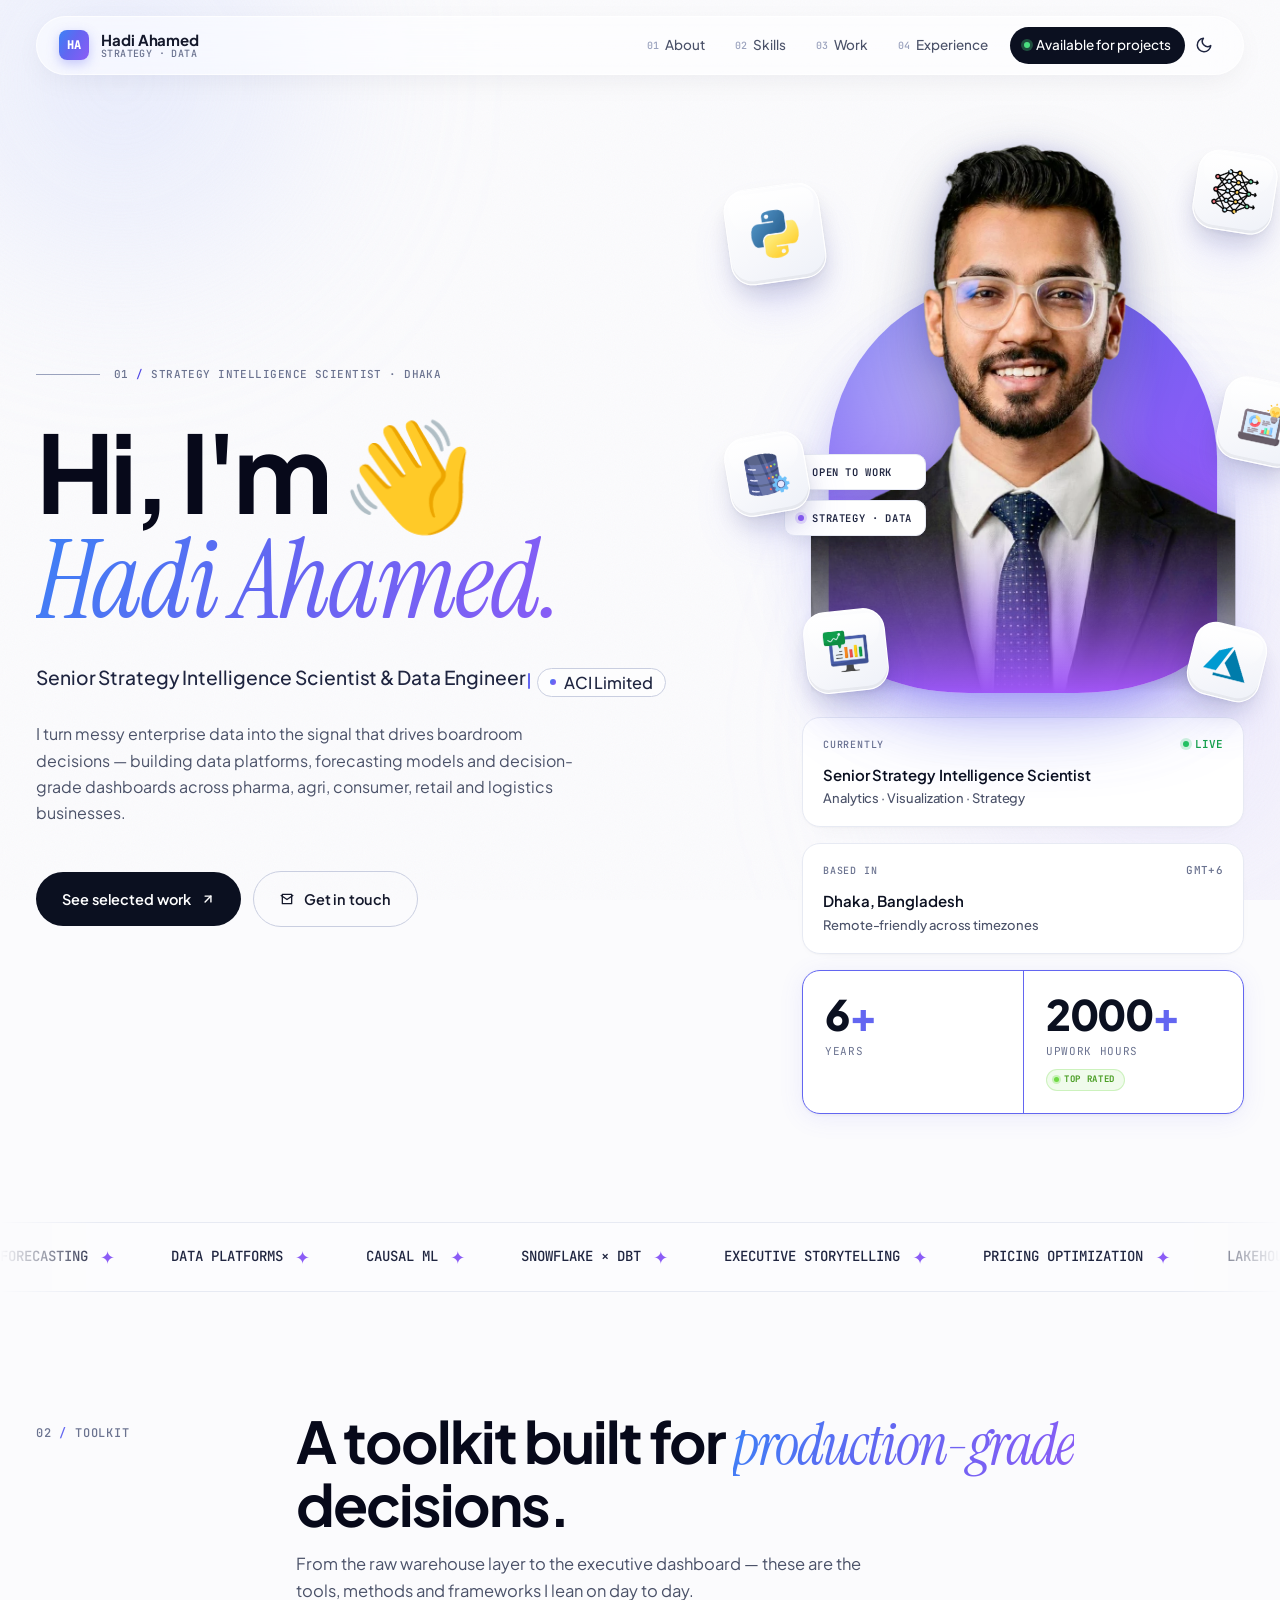
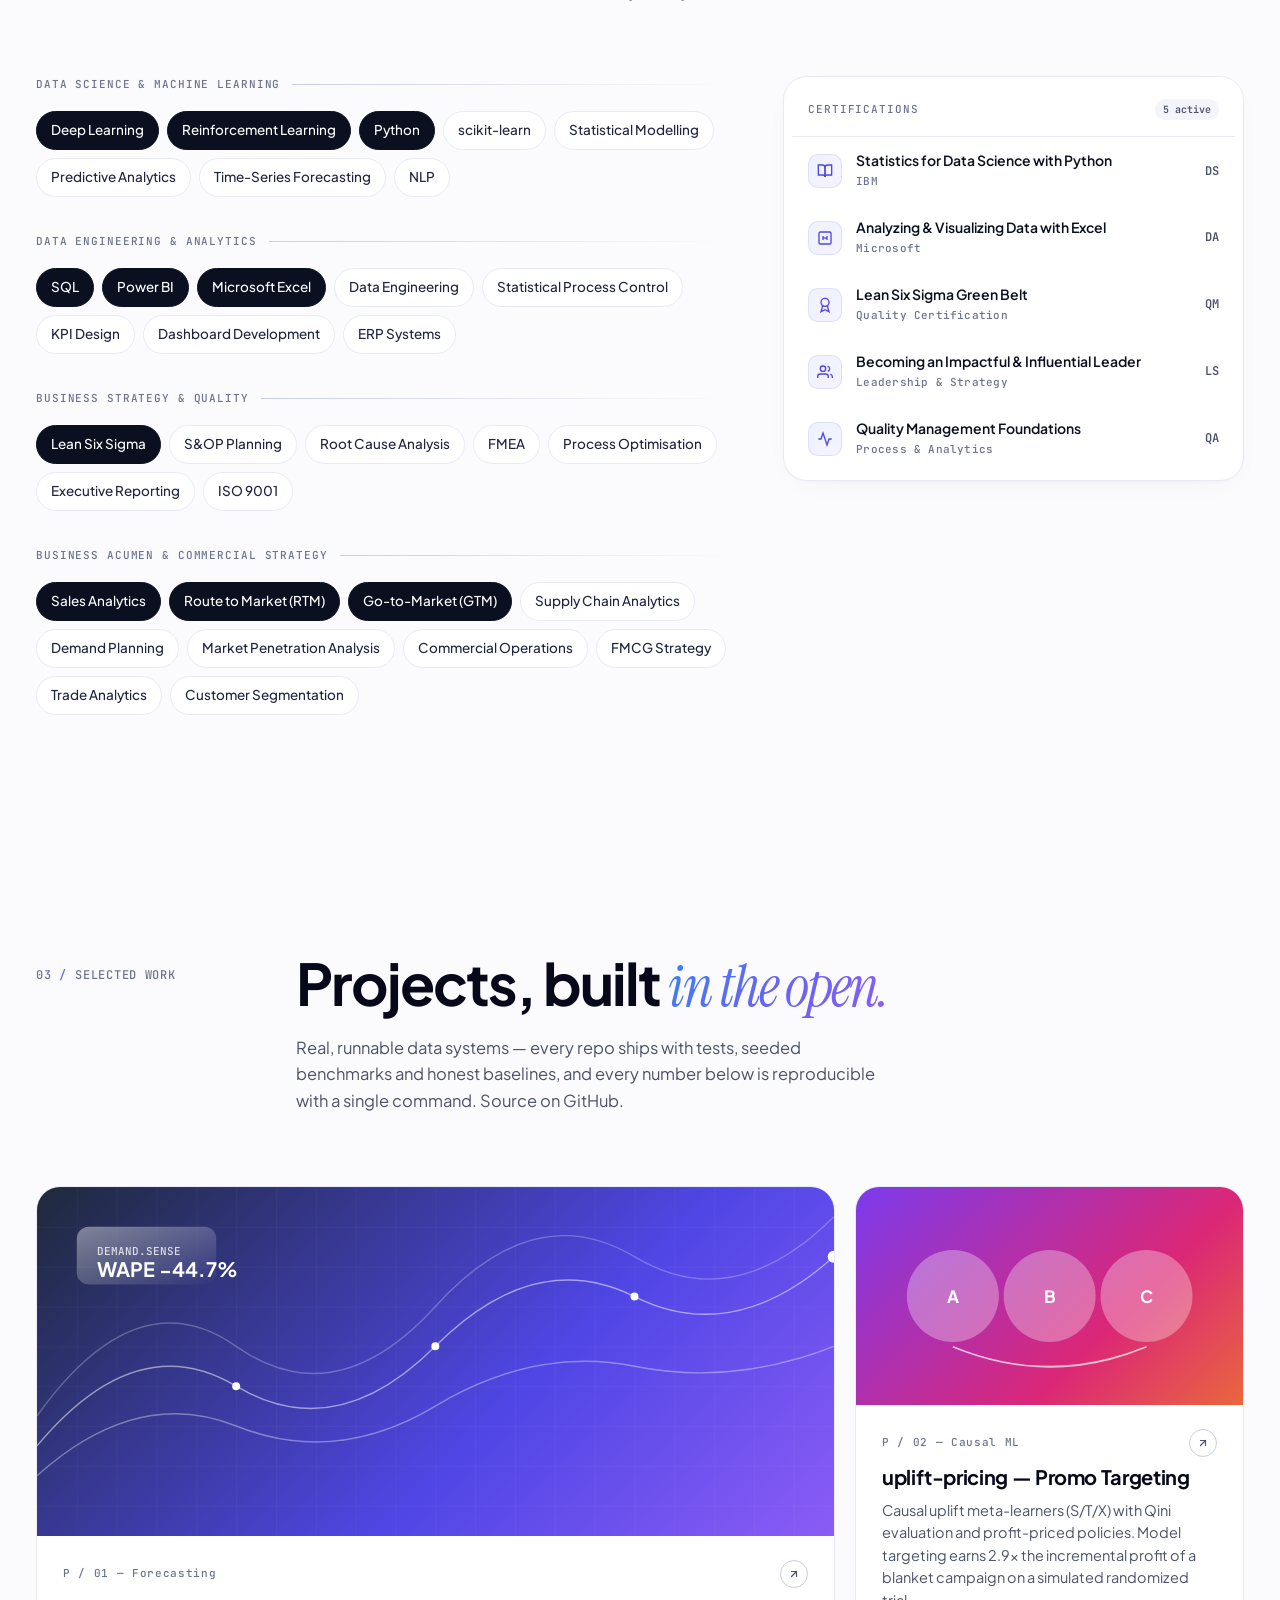
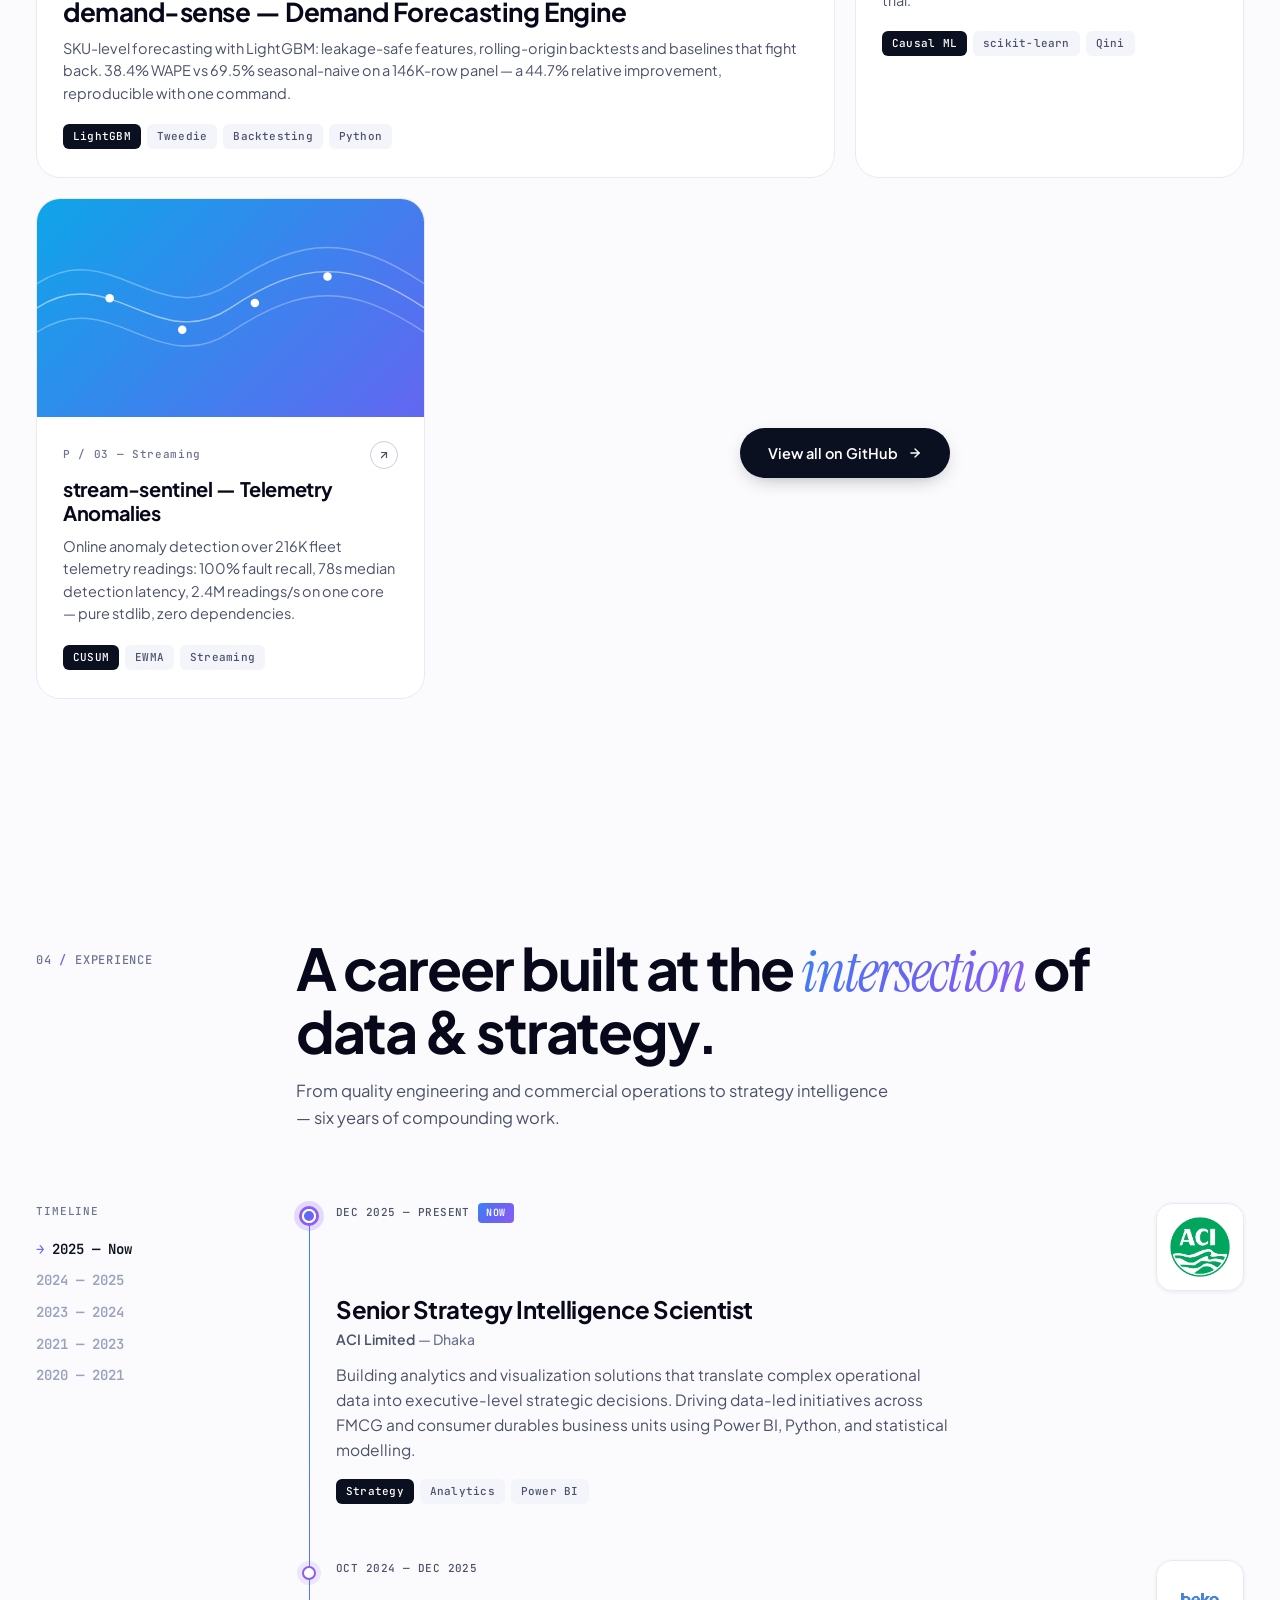
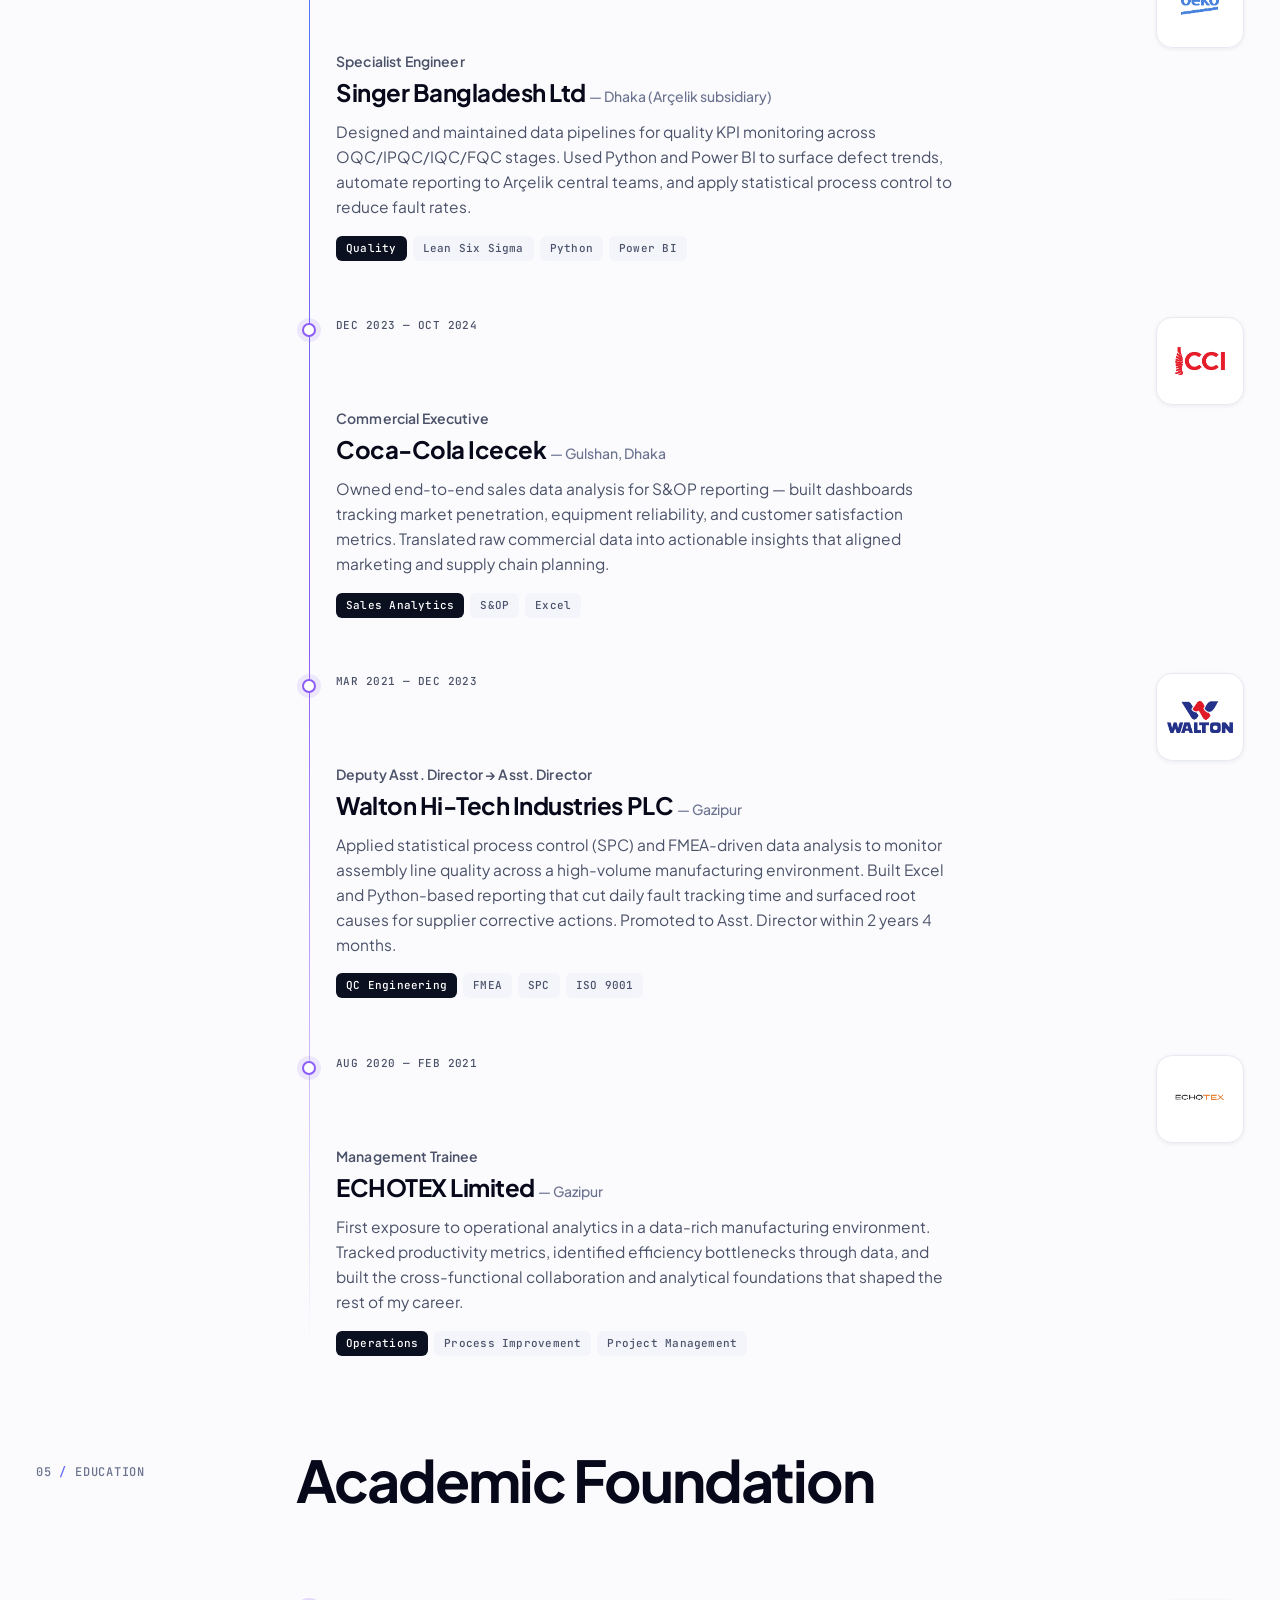
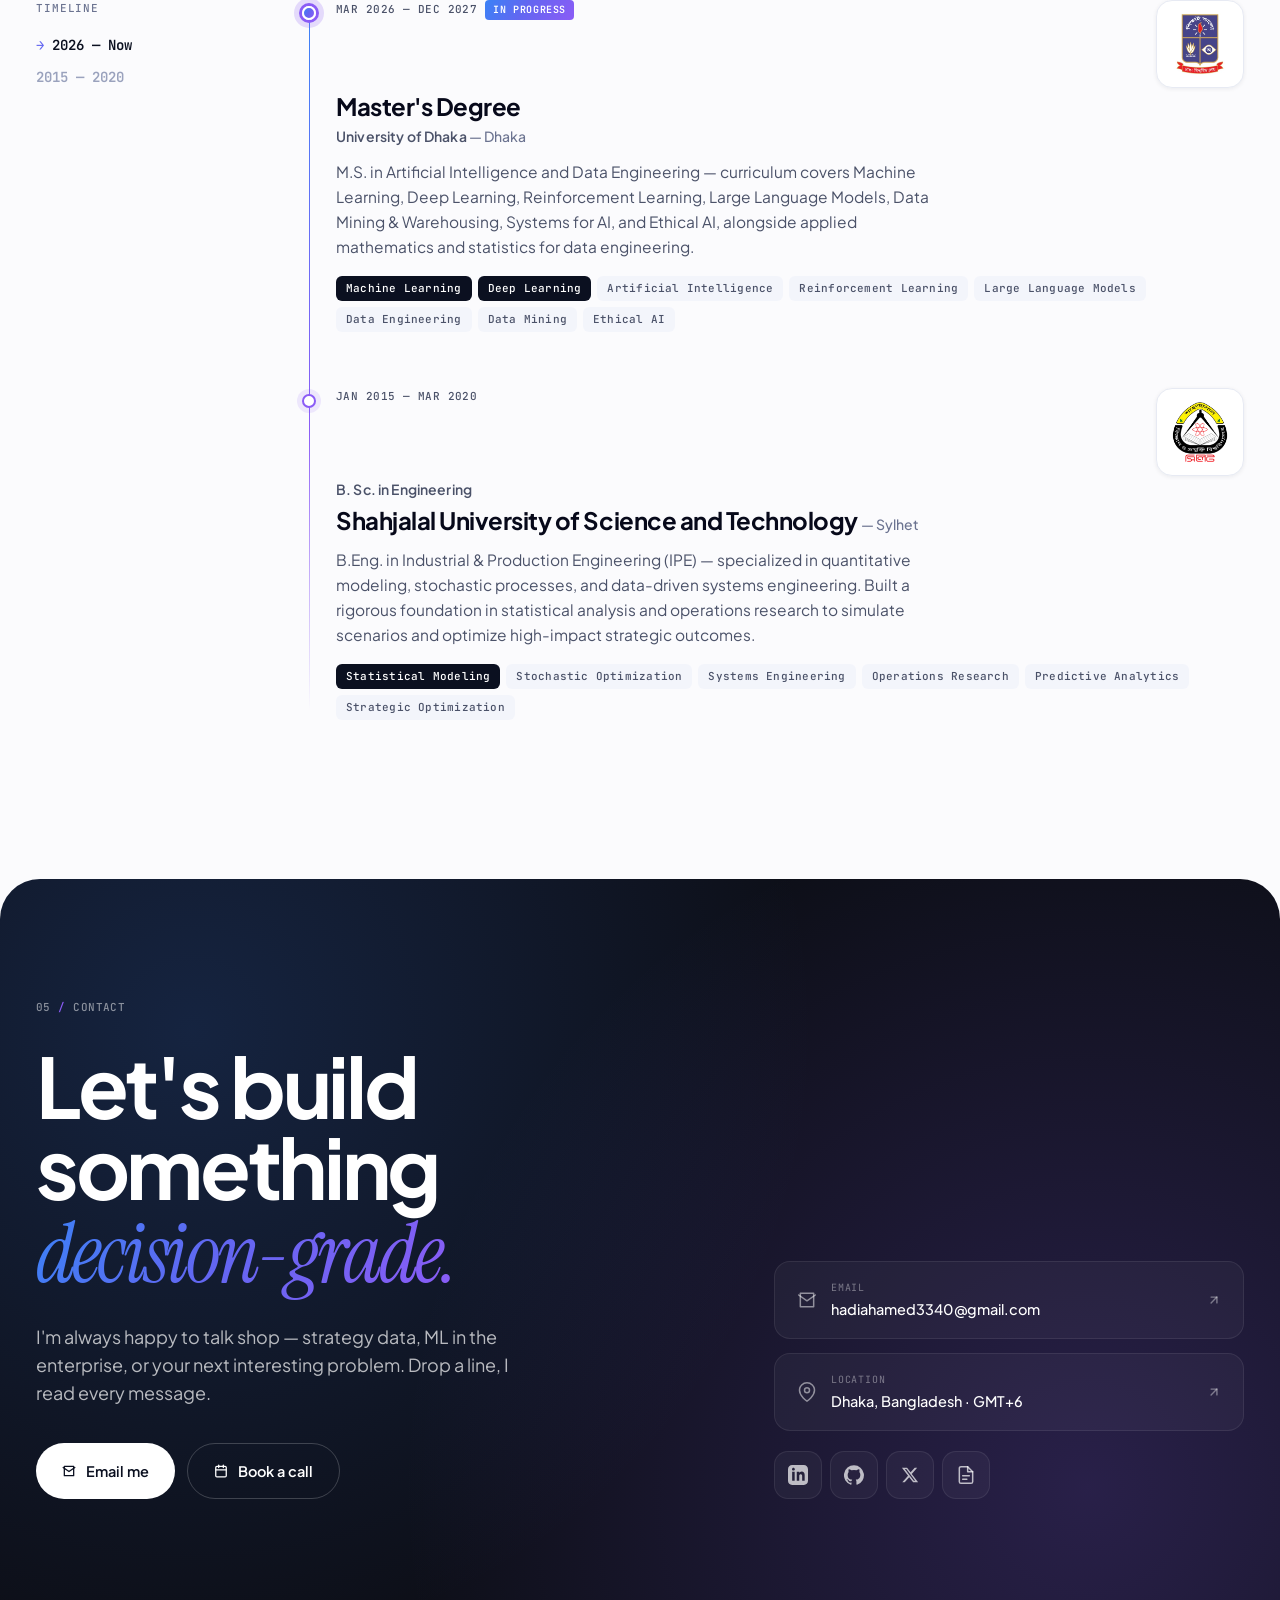
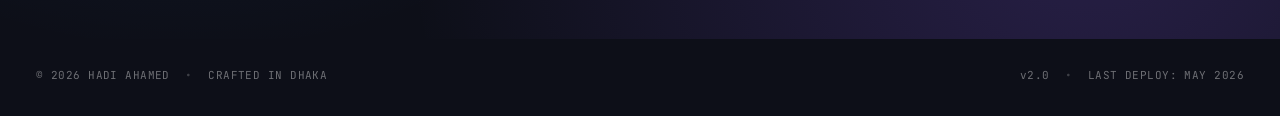
<file: index.html>
<!DOCTYPE html>
<html lang="en"><head>
<meta charset="utf-8">
<meta name="viewport" content="width=device-width,initial-scale=1">
<title>Hadi Ahamed — Strategy Intelligence &amp; Data Engineering</title>
<link rel="preconnect" href="https://fonts.googleapis.com">
<link rel="preconnect" href="https://fonts.gstatic.com" crossorigin="">
<link rel="stylesheet" href="https://fonts.googleapis.com/css2?family=Plus+Jakarta+Sans:wght@300;400;500;600;700;800&family=JetBrains+Mono:wght@400;500;600;700&family=Instrument+Serif:ital@0;1&display=swap">


<style>
  :root {
    --blue:    #3b82f6;
    --indigo:  #6366f1;
    --indigo-d:#4f46e5;
    --violet:  #8b5cf6;
    --violet-d:#7c3aed;
    --purple:  #a855f7;
    --grad: linear-gradient(120deg, #3b82f6 0%, #6366f1 45%, #8b5cf6 100%);
    --grad-r: linear-gradient(120deg, #8b5cf6 0%, #6366f1 45%, #3b82f6 100%);

    --ink-950: #07091a;
    --ink-900: #0b1020;
    --ink-800: #14182b;
    --ink-700: #1f2540;
    --ink-500: #4b5269;
    --ink-400: #6b7390;
    --ink-300: #9aa2bd;
    --ink-200: #c9cee0;
    --ink-100: #e7eaf3;
    --ink-50:  #f3f5fb;
    --paper:   #fbfbfd;
    --paper-2: #f6f6fa;
    --white:   #ffffff;

    --r-sm: 12px;
    --r-md: 18px;
    --r-lg: 24px;
    --r-xl: 32px;

    --mono: 'JetBrains Mono', ui-monospace, monospace;
    --sans: 'Plus Jakarta Sans', system-ui, -apple-system, sans-serif;
    --serif: 'Instrument Serif', 'Times New Roman', serif;
  }

  * { box-sizing: border-box; }
  html { scroll-behavior: smooth; }
  body {
    margin: 0;
    font-family: var(--sans);
    color: var(--ink-800);
    background: var(--paper);
    -webkit-font-smoothing: antialiased;
    text-rendering: optimizeLegibility;
    line-height: 1.55;
    overflow-x: hidden;
  }
  a { color: inherit; text-decoration: none; }
  button { font-family: inherit; cursor: pointer; }

  /* ---------- Grain + ambient backdrop ---------- */
  .grain {
    position: fixed; inset: 0; z-index: 0; pointer-events: none;
    opacity: 0.035;
    background-image: url("[data-uri]");
    mix-blend-mode: multiply;
  }
  .blobs { position: fixed; inset: 0; z-index: -1; overflow: hidden; pointer-events: none; }
  .blobs::before, .blobs::after {
    content: ""; position: absolute; border-radius: 50%;
    filter: blur(90px); opacity: 0.5;
  }
  .blobs::before {
    width: 560px; height: 560px;
    background: radial-gradient(circle, #c7d2fe 0%, transparent 65%);
    top: -200px; left: -160px;
  }
  .blobs::after {
    width: 700px; height: 700px;
    background: radial-gradient(circle, #ddd6fe 0%, transparent 65%);
    top: 380px; right: -240px;
  }

  .container {
    width: 100%;
    max-width: 1280px;
    margin: 0 auto;
    padding: 0 36px;
    position: relative;
  }

  /* Editorial monospace metadata caption */
  .meta {
    font-family: var(--mono);
    font-size: 11px;
    font-weight: 500;
    letter-spacing: 0.04em;
    text-transform: uppercase;
    color: var(--ink-400);
  }
  .meta .accent { color: var(--indigo-d); }

  /* ============ NAV ============ */
  .nav-wrap {
    position: sticky; top: 0; z-index: 50;
    padding: 16px 0;
  }
  .nav {
    display: flex; align-items: center; justify-content: space-between;
    padding: 10px 10px 10px 22px;
    background: rgba(255,255,255,0.55);
    backdrop-filter: blur(22px) saturate(1.6);
    -webkit-backdrop-filter: blur(22px) saturate(1.6);
    border: 1px solid rgba(255,255,255,0.7);
    box-shadow: 0 8px 32px -8px rgba(20, 24, 43, 0.08);
    border-radius: 999px;
  }
  .logo {
    display: inline-flex; align-items: center; gap: 12px;
    font-weight: 700; font-size: 15px; letter-spacing: -0.005em;
  }
  .logo-mark {
    width: 30px; height: 30px; border-radius: 8px;
    background: var(--grad);
    display: grid; place-items: center;
    color: white; font-weight: 800; font-size: 12px;
    box-shadow: 0 4px 12px rgba(99,102,241,0.35);
    font-family: var(--mono);
  }
  .logo-name { display: flex; flex-direction: column; line-height: 1.1; }
  .logo-name small { font-family: var(--mono); font-size: 10px; color: var(--ink-400); font-weight: 500; letter-spacing: 0.04em; text-transform: uppercase; }

  .nav-links { display: flex; align-items: center; gap: 2px; }
  .nav-links a {
    padding: 8px 14px; border-radius: 999px;
    font-size: 13.5px; font-weight: 500; color: var(--ink-500);
    transition: color .2s, background .2s;
    display: inline-flex; align-items: center; gap: 6px;
  }
  .nav-links a .num {
    font-family: var(--mono); font-size: 10px; color: var(--ink-300);
    font-weight: 500;
  }
  .nav-links a:hover { color: var(--ink-900); background: rgba(99,102,241,0.08); }
  .nav-links a:hover .num { color: var(--indigo); }
  .nav-cta {
    margin-left: 6px;
    padding: 10px 18px 10px 18px; border-radius: 999px;
    background: var(--ink-900); color: white !important;
    font-weight: 600; font-size: 13.5px;
    transition: transform .15s, box-shadow .2s;
    display: inline-flex; align-items: center; gap: 8px;
  }
  .nav-cta:hover { transform: translateY(-1px); background: var(--ink-900); }
  .nav-cta .pulse { width: 6px; height: 6px; border-radius: 50%; background: #4ade80; box-shadow: 0 0 0 3px rgba(74,222,128,0.3); }
  .nav-toggle { display: none; background: none; border: none; padding: 10px; color: var(--ink-700); margin-right: 4px; }

  /* ============ HERO ============ */
  .hero {
    padding: 80px 0 140px;
    position: relative;
  }
  .hero-grid {
    display: grid;
    grid-template-columns: 1.55fr 1fr;
    gap: 80px;
    align-items: center;
  }
  .hero-left { position: relative; }
  .hero-meta {
    display: flex; align-items: center; gap: 14px;
    margin-bottom: 36px;
  }
  .hero-meta .line {
    flex: 0 0 64px; height: 1px; background: var(--ink-300);
  }
  .hero h1 {
    font-size: clamp(56px, 8.4vw, 124px);
    line-height: 0.96;
    letter-spacing: -0.045em;
    font-weight: 700;
    margin: 0 0 32px;
    color: var(--ink-950);
  }
  .hero h1 .serif {
    font-family: var(--serif);
    font-weight: 400;
    font-style: italic;
    letter-spacing: -0.02em;
    background: var(--grad);
    -webkit-background-clip: text; background-clip: text;
    -webkit-text-fill-color: transparent;
    padding-right: 0.05em;
  }
  .hero h1 .wave {
    display: inline-block;
    transform-origin: 70% 70%;
    animation: wave 2.4s ease-in-out infinite;
  }
  @keyframes wave {
    0%, 60%, 100% { transform: rotate(0); }
    10% { transform: rotate(14deg); }
    20% { transform: rotate(-8deg); }
    30% { transform: rotate(14deg); }
    40% { transform: rotate(-4deg); }
    50% { transform: rotate(10deg); }
  }

  .hero-sub {
    font-size: clamp(18px, 1.5vw, 22px);
    font-weight: 500;
    color: var(--ink-700);
    margin: 0 0 24px;
    max-width: 720px;
    line-height: 1.45;
    letter-spacing: -0.005em;
  }
  .hero-sub .at-co {
    display: inline-flex; align-items: center; gap: 8px;
    padding: 2px 12px;
    border: 1px solid var(--ink-200);
    border-radius: 999px;
    font-size: 0.85em;
    background: rgba(255,255,255,0.6);
    margin-left: 4px;
  }
  .hero-sub .at-co .dot { width: 6px; height: 6px; border-radius: 50%; background: var(--grad); }

  .hero-summary {
    font-size: 16px; color: var(--ink-500);
    max-width: 540px; margin: 0 0 44px;
    line-height: 1.65;
  }
  .cta-row { display: flex; gap: 12px; flex-wrap: wrap; align-items: center; }
  .btn {
    display: inline-flex; align-items: center; gap: 10px;
    padding: 16px 26px; border-radius: 999px;
    font-weight: 600; font-size: 14.5px;
    border: none; transition: transform .15s, box-shadow .2s, background .2s, color .2s, border-color .2s;
    letter-spacing: -0.005em;
  }
  .btn-primary {
    background: var(--ink-900); color: white;
    position: relative; overflow: hidden;
  }
  .btn-primary::before {
    content: ""; position: absolute; inset: 0;
    background: var(--grad);
    opacity: 0; transition: opacity .25s;
  }
  .btn-primary > * { position: relative; }
  .btn-primary:hover { transform: translateY(-2px); }
  .btn-primary:hover::before { opacity: 1; }
  .btn-outline {
    background: transparent;
    color: var(--ink-800);
    border: 1px solid var(--ink-200);
  }
  .btn-outline:hover { border-color: var(--ink-900); color: var(--ink-900); background: white; }
  .btn .arrow { transition: transform .15s; }
  .btn:hover .arrow { transform: translate(2px, -2px); }

  /* Hero right column — stacked editorial cards */
  .hero-right {
    display: flex; flex-direction: column; gap: 16px;
    padding-bottom: 8px;
  }
  .info-card {
    background: white;
    border: 1px solid var(--ink-100);
    border-radius: var(--r-md);
    padding: 18px 20px;
    box-shadow: 0 1px 2px rgba(20,24,43,0.03), 0 8px 24px -16px rgba(20,24,43,0.08);
    transition: transform .25s, box-shadow .25s;
  }
  .info-card:hover {
    transform: translateY(-2px);
    box-shadow: 0 1px 2px rgba(20,24,43,0.04), 0 16px 36px -20px rgba(99,102,241,0.3);
  }
  .info-card .top {
    display: flex; align-items: center; justify-content: space-between;
    margin-bottom: 10px;
  }
  .info-card .label { font-family: var(--mono); font-size: 10px; letter-spacing: 0.08em; text-transform: uppercase; color: var(--ink-400); font-weight: 500; }
  .info-card .body { font-size: 15px; font-weight: 600; color: var(--ink-900); letter-spacing: -0.005em; }
  .info-card .body .sub { font-size: 13px; color: var(--ink-500); font-weight: 500; margin-top: 2px; }
  .info-card .live { display: inline-flex; align-items: center; gap: 6px; font-size: 11px; color: #16a34a; font-weight: 600; font-family: var(--mono); }
  .info-card .live::before { content: ""; width: 6px; height: 6px; border-radius: 50%; background: #22c55e; box-shadow: 0 0 0 3px rgba(34,197,94,0.2); }

  .stat-row {
    display: grid; grid-template-columns: 1fr 1fr;
    gap: 0;
    background: white;
    border: 1.5px solid var(--indigo);
    border-radius: var(--r-md);
    overflow: hidden;
    box-shadow: 0 4px 24px rgba(99,102,241,0.10), 0 1px 4px rgba(0,0,0,0.06);
  }
  .stat-cell { padding: 22px 22px; }
  .stat-cell + .stat-cell { border-left: 1.5px solid var(--indigo); }
  .stat-cell .num {
    font-size: 42px; font-weight: 800; letter-spacing: -0.035em;
    color: var(--ink-900); line-height: 1;
  }
  .stat-cell .num .pct { color: var(--indigo); }
  .stat-cell .lbl {
    font-family: var(--mono); font-size: 11px; letter-spacing: 0.06em;
    text-transform: uppercase; color: var(--ink-400);
    margin-top: 8px;
  }
  .upwork-badge {
    display: inline-flex; align-items: center; gap: 5px;
    margin-top: 9px;
    padding: 3px 9px 3px 7px;
    border-radius: 999px;
    background: rgba(111,218,68,0.1);
    border: 1px solid rgba(111,218,68,0.28);
    font-family: var(--mono); font-size: 9px; font-weight: 700;
    letter-spacing: 0.07em; text-transform: uppercase;
    color: #4a9e24;
  }
  html.dark-mode .upwork-badge {
    background: rgba(111,218,68,0.13);
    border-color: rgba(111,218,68,0.35);
    color: #6fda44;
  }
  .upwork-badge .up-dot {
    width: 5px; height: 5px; border-radius: 50%;
    background: #6fda44;
    box-shadow: 0 0 0 2px rgba(111,218,68,0.3);
    flex-shrink: 0;
    animation: upwork-pulse 2s ease-in-out infinite;
  }
  @keyframes upwork-pulse {
    0%, 100% { box-shadow: 0 0 0 2px rgba(111,218,68,0.3); }
    50%       { box-shadow: 0 0 0 4px rgba(111,218,68,0.15); }
  }

  /* ============ Marquee ============ */
  .marquee-strip {
    margin-top: -40px;
    padding: 20px 0;
    border-top: 1px solid var(--ink-100);
    border-bottom: 1px solid var(--ink-100);
    background: rgba(255,255,255,0.4);
    overflow: hidden;
    -webkit-mask-image: linear-gradient(90deg, transparent, black 8%, black 92%, transparent);
            mask-image: linear-gradient(90deg, transparent, black 8%, black 92%, transparent);
  }
  .marquee-track {
    display: flex; gap: 56px;
    animation: marquee 50s linear infinite;
    width: max-content;
  }
  .marquee-track:hover { animation-play-state: paused; }
  .marquee-item {
    display: inline-flex; align-items: center; gap: 12px;
    font-family: var(--mono);
    font-size: 14px;
    color: var(--ink-700);
    font-weight: 500;
    white-space: nowrap;
  }
  .marquee-item .star {
    color: var(--violet); font-family: var(--sans); font-size: 18px; font-weight: 400;
  }
  @keyframes marquee {
    from { transform: translateX(0); }
    to   { transform: translateX(-50%); }
  }

  /* ============ Section scaffolding ============ */
  section { padding: 120px 0; position: relative; }
  .section-head {
    display: grid; grid-template-columns: 200px 1fr;
    gap: 60px;
    margin-bottom: 72px;
    align-items: start;
  }
  .section-num {
    font-family: var(--mono); font-size: 12px;
    color: var(--ink-400); font-weight: 500;
    letter-spacing: 0.06em; text-transform: uppercase;
    padding-top: 12px;
  }
  .section-num .slash { color: var(--indigo); margin: 0 8px; }
  .section-head h2 {
    font-size: clamp(36px, 4.5vw, 60px);
    font-weight: 700; letter-spacing: -0.035em;
    margin: 0 0 18px;
    color: var(--ink-950);
    line-height: 1.02;
    max-width: 820px;
  }
  .section-head h2 .serif {
    font-family: var(--serif);
    font-weight: 400; font-style: italic;
    background: var(--grad);
    -webkit-background-clip: text; background-clip: text;
    -webkit-text-fill-color: transparent;
  }
  .section-head p {
    font-size: 16.5px; color: var(--ink-500); margin: 0;
    line-height: 1.6; max-width: 600px;
  }

  /* ============ Skills ============ */
  .skills-layout {
    display: grid;
    grid-template-columns: 1.5fr 1fr;
    gap: 56px;
    align-items: start;
  }
  .skills-group { margin-bottom: 36px; }
  .skills-group:last-child { margin-bottom: 0; }
  .skills-group h4 {
    font-family: var(--mono);
    font-size: 11px; font-weight: 500; color: var(--ink-400);
    text-transform: uppercase; letter-spacing: 0.08em;
    margin: 0 0 18px;
    display: flex; align-items: center; gap: 12px;
  }
  .skills-group h4::after {
    content: ""; flex: 1; height: 1px;
    background: linear-gradient(90deg, var(--ink-200), transparent);
  }
  .pills { display: flex; flex-wrap: wrap; gap: 8px; }
  .pill {
    display: inline-flex; align-items: center; gap: 7px;
    padding: 8px 14px; border-radius: 999px;
    background: white;
    border: 1px solid var(--ink-100);
    font-size: 13.5px; font-weight: 500;
    color: var(--ink-700);
    transition: all .2s;
    cursor: default;
  }
  .pill:hover {
    border-color: var(--ink-900);
    color: var(--ink-900);
    background: white;
    transform: translateY(-1px);
  }
  .pill.featured {
    background: var(--ink-900); color: white; border-color: var(--ink-900);
  }
  .pill.featured:hover { background: var(--ink-950); }

  .certs {
    background: white;
    border: 1px solid var(--ink-100);
    border-radius: var(--r-lg);
    padding: 8px;
    box-shadow: 0 1px 2px rgba(20,24,43,0.03), 0 8px 32px -16px rgba(20,24,43,0.08);
  }
  .certs-head {
    display: flex; align-items: center; justify-content: space-between;
    padding: 14px 16px 16px;
    border-bottom: 1px solid var(--ink-100);
  }
  .certs-head h4 {
    font-family: var(--mono);
    font-size: 11px; font-weight: 500; color: var(--ink-400);
    text-transform: uppercase; letter-spacing: 0.08em;
    margin: 0;
  }
  .certs-head .badge {
    font-family: var(--mono); font-size: 10px;
    padding: 3px 8px; border-radius: 999px;
    background: var(--ink-50); color: var(--ink-500);
    font-weight: 600;
  }
  .cert-list { list-style: none; padding: 0; margin: 0; }
  .cert-list li {
    display: grid;
    grid-template-columns: auto 1fr auto;
    gap: 14px; align-items: center;
    padding: 14px 16px;
    border-radius: 12px;
    transition: background .2s;
  }
  .cert-list li:hover { background: var(--ink-50); }
  .cert-icon {
    width: 34px; height: 34px;
    border-radius: 10px;
    background: linear-gradient(135deg, #eef2ff, #f5f3ff);
    border: 1px solid rgba(99,102,241,0.15);
    display: grid; place-items: center;
    color: var(--indigo-d);
  }
  .cert-title { font-size: 14px; font-weight: 600; color: var(--ink-900); line-height: 1.35; }
  .cert-meta {
    font-family: var(--mono);
    font-size: 11px; color: var(--ink-400); font-weight: 500;
    margin-top: 3px;
    letter-spacing: 0.02em;
  }
  .cert-year {
    font-family: var(--mono);
    font-size: 12px; color: var(--ink-500);
    font-weight: 600;
  }

  /* ============ Projects (bento) ============ */
  .bento {
    display: grid;
    grid-template-columns: repeat(6, 1fr);
    gap: 20px;
  }
  .card {
    grid-column: span 2;
    background: white;
    border: 1px solid var(--ink-100);
    border-radius: var(--r-lg);
    overflow: hidden;
    transition: transform .3s cubic-bezier(.2,.7,.2,1), box-shadow .3s, border-color .25s;
    display: flex; flex-direction: column;
    position: relative;
    isolation: isolate;
  }
  .card::before {
    content: ""; position: absolute; inset: -1px;
    border-radius: inherit;
    padding: 1px;
    background: var(--grad);
    -webkit-mask: linear-gradient(white,white) content-box, linear-gradient(white,white);
            mask: linear-gradient(white,white) content-box, linear-gradient(white,white);
    -webkit-mask-composite: xor; mask-composite: exclude;
    opacity: 0; transition: opacity .3s;
    z-index: -1;
  }
  .card:hover {
    transform: translateY(-6px);
    box-shadow: 0 24px 60px -20px rgba(99, 102, 241, 0.28), 0 12px 28px -12px rgba(139, 92, 246, 0.18);
    border-color: transparent;
  }
  .card:hover::before { opacity: 1; }

  .card.wide { grid-column: span 4; }
  .card.tall { grid-column: span 2; }
  a.card { color: inherit; text-decoration: none; }

  .view-all-wrap {
    grid-column: span 4;
    display: flex; justify-content: center; align-items: center;
    margin-top: 8px;
    min-height: unset;
  }
  .view-all-btn { align-self: center; }
  .view-all-btn {
    display: inline-flex; align-items: center; gap: 10px;
    padding: 14px 28px;
    border-radius: 999px;
    background: var(--ink-900); color: white;
    font-weight: 600; font-size: 14.5px;
    transition: transform .2s, box-shadow .2s, background .2s;
    box-shadow: 0 6px 20px -8px rgba(11,16,32,0.4);
  }
  .view-all-btn:hover {
    transform: translateY(-2px);
    background: var(--indigo-d);
    box-shadow: 0 10px 28px -10px rgba(99,102,241,0.5);
  }

  .card-image { aspect-ratio: 16 / 9; position: relative; overflow: hidden; }
  .card.wide .card-image { aspect-ratio: 16 / 7; }

  .card-body { padding: 24px 26px 28px; }
  .card-num {
    font-family: var(--mono);
    font-size: 11px; color: var(--ink-400); font-weight: 500;
    letter-spacing: 0.06em;
    margin-bottom: 8px;
    display: flex; align-items: center; justify-content: space-between;
  }
  .card-num .arrow-ext {
    width: 28px; height: 28px;
    border-radius: 50%;
    border: 1px solid var(--ink-200);
    display: grid; place-items: center;
    color: var(--ink-500);
    transition: all .25s;
  }
  .card:hover .arrow-ext {
    background: var(--ink-900); border-color: var(--ink-900); color: white;
    transform: rotate(-45deg);
  }
  .card h3 {
    font-size: 20px; font-weight: 700; letter-spacing: -0.018em;
    margin: 0 0 10px; color: var(--ink-950);
    line-height: 1.2;
  }
  .card.wide h3 { font-size: 26px; }
  .card p {
    font-size: 14.5px; color: var(--ink-500);
    margin: 0 0 20px; line-height: 1.55;
  }
  .chips { display: flex; flex-wrap: wrap; gap: 6px; }
  .chip {
    font-family: var(--mono);
    font-size: 11px; font-weight: 500;
    padding: 4px 10px; border-radius: 6px;
    background: var(--ink-50);
    color: var(--ink-500);
    letter-spacing: 0.02em;
  }
  .chip.accent {
    background: var(--ink-900);
    color: white;
  }

  /* Abstract project art */
  .art { width: 100%; height: 100%; position: relative; overflow: hidden; }
  .art svg { width: 100%; height: 100%; display: block; }
  .art-1 { background: linear-gradient(135deg, #4f46e5 0%, #7c3aed 100%); }
  .art-2 { background: linear-gradient(135deg, #3b82f6 0%, #6366f1 100%); }
  .art-3 { background: linear-gradient(135deg, #6366f1 0%, #a855f7 100%); }
  .art-4 { background: linear-gradient(135deg, #1e293b 0%, #4f46e5 60%, #8b5cf6 100%); }
  .art-5 { background: linear-gradient(135deg, #7c3aed 0%, #db2777 65%, #f59e0b 130%); }
  .art-6 { background: linear-gradient(135deg, #0ea5e9 0%, #6366f1 100%); }

  /* ============ Timeline ============ */
  .timeline {
    display: grid;
    grid-template-columns: 200px 1fr;
    gap: 60px;
  }
  .timeline-left {
    position: sticky; top: 120px;
    align-self: start;
    font-family: var(--mono);
  }
  .timeline-left .label {
    font-size: 11px; color: var(--ink-400); font-weight: 500;
    letter-spacing: 0.08em; text-transform: uppercase;
    margin-bottom: 18px;
  }
  .timeline-left .years {
    display: flex; flex-direction: column; gap: 10px;
  }
  .timeline-left .year-pin {
    font-size: 14px; color: var(--ink-300); font-weight: 600;
    transition: color .25s;
    cursor: pointer;
  }
  .timeline-left .year-pin.active { color: var(--ink-900); }
  .timeline-left .year-pin.active::before {
    content: "→ "; color: var(--indigo);
  }

  .timeline-track { position: relative; padding-left: 40px; }
  .timeline-track::before {
    content: ""; position: absolute;
    left: 13px; top: 8px; bottom: 8px;
    width: 1px;
    background: linear-gradient(180deg, var(--blue) 0%, var(--violet) 60%, transparent 100%);
  }
  .tl-item {
    position: relative;
    padding-bottom: 56px;
  }
  .tl-item:last-child { padding-bottom: 0; }
  .tl-dot {
    position: absolute; left: -34px; top: 6px;
    width: 14px; height: 14px;
    border-radius: 50%;
    background: white;
    border: 2.5px solid var(--violet);
    box-shadow: 0 0 0 5px rgba(139,92,246,0.12);
  }
  .tl-item:first-child .tl-dot {
    background: var(--grad);
    border-color: white;
    box-shadow: 0 0 0 3px var(--violet), 0 0 0 8px rgba(139,92,246,0.2);
  }
  .tl-date {
    display: inline-flex; align-items: center; gap: 8px;
    font-family: var(--mono);
    font-size: 11px; font-weight: 500;
    color: var(--ink-500);
    margin-bottom: 10px;
    letter-spacing: 0.04em;
  }
  .tl-date .badge-now {
    background: var(--grad); color: white;
    padding: 2px 8px; border-radius: 4px;
    font-weight: 600; font-size: 10px;
    letter-spacing: 0.06em;
    text-transform: uppercase;
  }
  .tl-head {
    display: flex; align-items: flex-start; justify-content: space-between;
    gap: 12px; margin-bottom: 2px;
  }
  .tl-logo {
    width: 88px; height: 88px; flex-shrink: 0;
    object-fit: contain;
    border-radius: 16px;
    border: 1px solid var(--ink-100);
    background: white;
    padding: 10px;
    box-shadow: 0 1px 4px rgba(20,24,43,0.07);
  }
  .tl-role {
    font-size: 14px; font-weight: 600; letter-spacing: 0.01em;
    margin: 4px 0 6px; color: var(--ink-500);
    line-height: 1.4;
  }
  .tl-company {
    font-size: 24px; font-weight: 700; letter-spacing: -0.02em;
    color: var(--ink-950);
    margin-bottom: 14px; line-height: 1.2;
  }
  .tl-company .at { font-size: 14px; color: var(--ink-400); font-weight: 500; letter-spacing: 0; }

  /* Current role: flip back — role is the headline */
  .tl-item:first-child .tl-role {
    font-size: 24px; font-weight: 700; letter-spacing: -0.02em;
    color: var(--ink-950); line-height: 1.2;
  }
  .tl-item:first-child .tl-company {
    font-size: 14px; font-weight: 600; letter-spacing: 0.01em;
    color: var(--ink-500); line-height: 1.4;
  }
  .tl-item:first-child .tl-company .at { font-size: 14px; }
  .tl-desc {
    font-size: 15.5px; color: var(--ink-500);
    margin: 0 0 16px; line-height: 1.6;
    max-width: 620px;
  }
  .tl-tags { display: flex; flex-wrap: wrap; gap: 6px; }

  /* ============ Contact (dark) ============ */
  .contact-section {
    padding: 120px 0 140px;
    background: #0d0f18;
    color: white;
    position: relative;
    overflow: hidden;
    border-radius: 40px 40px 0 0;
    margin-top: 40px;
  }
  .contact-section::before {
    content: ""; position: absolute; inset: 0;
    background:
      radial-gradient(circle at 15% 20%, rgba(59,130,246,0.18), transparent 50%),
      radial-gradient(circle at 85% 80%, rgba(139,92,246,0.22), transparent 55%);
    pointer-events: none;
  }
  .contact-section .container { position: relative; }

  .contact-inner {
    display: grid;
    grid-template-columns: 1.4fr 1fr;
    gap: 80px;
    align-items: end;
  }
  .contact-left .meta { color: rgba(255,255,255,0.5); }
  .contact-left .meta .accent { color: var(--violet); }
  .contact-section h2 {
    font-size: clamp(48px, 6.5vw, 96px);
    font-weight: 700; letter-spacing: -0.04em;
    line-height: 0.98;
    margin: 28px 0 28px;
  }
  .contact-section h2 .serif {
    font-family: var(--serif); font-weight: 400; font-style: italic;
    background: var(--grad);
    -webkit-background-clip: text; background-clip: text;
    -webkit-text-fill-color: transparent;
  }
  .contact-section .lede {
    font-size: 18px; color: rgba(255,255,255,0.7);
    max-width: 480px; line-height: 1.55;
    margin: 0 0 36px;
  }
  .contact-cta-row { display: flex; gap: 12px; flex-wrap: wrap; }
  .btn-light {
    background: white; color: var(--ink-900);
    padding: 16px 26px; border-radius: 999px;
    font-weight: 600; font-size: 14.5px;
    display: inline-flex; align-items: center; gap: 10px;
    transition: transform .15s, background .2s;
    border: none;
  }
  .btn-light:hover { transform: translateY(-2px); background: #f3f5fb; }
  .btn-ghost {
    background: transparent; color: white;
    padding: 16px 26px; border-radius: 999px;
    font-weight: 600; font-size: 14.5px;
    display: inline-flex; align-items: center; gap: 10px;
    transition: all .2s;
    border: 1px solid rgba(255,255,255,0.2);
  }
  .btn-ghost:hover { background: rgba(255,255,255,0.08); border-color: rgba(255,255,255,0.4); }

  .contact-right {
    display: flex; flex-direction: column; gap: 14px;
  }
  .contact-row {
    display: flex; align-items: center; justify-content: space-between;
    padding: 18px 22px;
    background: rgba(255,255,255,0.04);
    border: 1px solid rgba(255,255,255,0.08);
    border-radius: 16px;
    transition: all .2s;
  }
  .contact-row:hover {
    background: rgba(255,255,255,0.08);
    border-color: rgba(255,255,255,0.18);
  }
  .contact-row .lhs { display: flex; align-items: center; gap: 14px; }
  .contact-row .lhs svg { color: rgba(255,255,255,0.5); }
  .contact-row .label { font-family: var(--mono); font-size: 10px; color: rgba(255,255,255,0.4); letter-spacing: 0.08em; text-transform: uppercase; }
  .contact-row .value { font-size: 14.5px; font-weight: 500; color: white; margin-top: 2px; }
  .contact-row .arrow-out { color: rgba(255,255,255,0.4); transition: all .2s; }
  .contact-row:hover .arrow-out { color: white; transform: translate(2px, -2px); }

  .socials {
    display: flex; gap: 8px; margin-top: 6px;
  }
  .social-link {
    width: 48px; height: 48px;
    display: grid; place-items: center;
    border-radius: 14px;
    background: rgba(255,255,255,0.04);
    border: 1px solid rgba(255,255,255,0.08);
    color: rgba(255,255,255,0.7);
    transition: all .2s;
  }
  .social-link:hover {
    background: var(--grad); color: white; border-color: transparent;
    transform: translateY(-3px);
  }

  /* Footer */
  footer {
    padding: 28px 0 32px;
    background: #0d0f18;
    color: rgba(255,255,255,0.4);
    font-family: var(--mono);
    font-size: 11px; letter-spacing: 0.04em;
  }
  footer .container { display: flex; justify-content: space-between; align-items: center; flex-wrap: wrap; gap: 12px; }
  footer .bullet { color: rgba(255,255,255,0.2); margin: 0 8px; }

  /* ---------- Responsive ---------- */
  @media (max-width: 1024px) {
    .hero-grid { grid-template-columns: 1fr; gap: 56px; }
    .hero-right { max-width: 480px; }
    .section-head { grid-template-columns: 1fr; gap: 18px; }
    .skills-layout { grid-template-columns: 1fr; gap: 40px; }
    .timeline { grid-template-columns: 1fr; gap: 32px; }
    .timeline-left { position: static; display: none; }
    .contact-inner { grid-template-columns: 1fr; gap: 48px; }
    .bento { grid-template-columns: repeat(4, 1fr); }
    .card.wide { grid-column: span 4; }
    .card { grid-column: span 2; }
  }
  @media (max-width: 700px) {
    .container { padding: 0 22px; }
    .nav-links {
      display: none;
      position: absolute; top: 70px; left: 12px; right: 12px;
      flex-direction: column; align-items: stretch; gap: 2px;
      background: rgba(255,255,255,0.96);
      backdrop-filter: blur(20px);
      border: 1px solid var(--ink-100);
      border-radius: 22px; padding: 12px;
      box-shadow: 0 12px 32px rgba(20,24,43,0.1);
    }
    .nav-links.open { display: flex; }
    .nav-links a { padding: 12px 14px; }
    .nav-cta { display: none; }
    .nav-toggle { display: grid; place-items: center; }
    .bento { grid-template-columns: 1fr; }
    .card, .card.wide { grid-column: span 1; }
    .hero { padding: 60px 0 100px; }
    section { padding: 80px 0; }
    .contact-section { padding: 80px 0 100px; }
    .contact-section h2 { font-size: 44px; }
    .tl-role { font-size: 22px; }
    .timeline-track { padding-left: 32px; }
    .tl-dot { left: -27px; }
  }
</style>
<link rel="stylesheet" href="css/custom.css">
</head>
<body>
<div class="scroll-progress" id="scrollProgress"></div>

<div class="blobs" aria-hidden="true"></div>
<div class="grain" aria-hidden="true"></div>

<!-- ============ NAV ============ -->
<div class="nav-wrap">
  <div class="container">
    <nav class="nav" aria-label="Primary">
      <a href="#top" class="logo">
        <span class="logo-mark">HA</span>
        <span class="logo-name">
          <span>Hadi Ahamed</span>
          <small>Strategy · Data</small>
        </span>
      </a>
      <div class="nav-links" id="navLinks">
        <a href="#about"><span class="num">01</span>About</a>
        <a href="#skills"><span class="num">02</span>Skills</a>
        <a href="#projects"><span class="num">03</span>Work</a>
        <a href="#experience"><span class="num">04</span>Experience</a>
        <a href="#contact" class="nav-cta"><span class="pulse"></span>Available for projects</a>
      </div>
      <button class="nav-toggle" id="navToggle" aria-label="Menu" aria-expanded="false">
        <svg width="22" height="22" viewBox="0 0 24 24" fill="none" stroke="currentColor" stroke-width="2.2" stroke-linecap="round"><line x1="3" y1="7" x2="21" y2="7"></line><line x1="3" y1="12" x2="21" y2="12"></line><line x1="3" y1="17" x2="21" y2="17"></line></svg>
      </button>
    </nav>
  </div>
</div>

<!-- ============ HERO ============ -->
<section class="hero" id="top">
  <div class="container">
    <div class="hero-grid">
      <div class="hero-left" id="about">
        <div class="hero-meta meta">
          <span class="line"></span>
          <span>01<span class="accent"> / </span>Strategy Intelligence Scientist · Dhaka</span>
        </div>
        <h1>
          Hi, I'm <span class="wave">👋</span><br>
          <span class="serif">Hadi Ahamed.</span>
        </h1>
        <p class="hero-sub">
          <span id="typewriter-target">Senior Strategy Intelligence Scientist &amp; Data Engineer</span>
          <span class="at-co"><span class="dot"></span>ACI Limited</span>
        </p>
        <p class="hero-summary">
          I turn messy enterprise data into the signal that drives boardroom
          decisions — building data platforms, forecasting models and
          decision-grade dashboards across pharma, agri, consumer, retail
          and logistics businesses.
        </p>
        <div class="cta-row">
          <a class="btn btn-primary" href="#projects">
            <span>See selected work</span>
            <svg class="arrow" width="14" height="14" viewBox="0 0 24 24" fill="none" stroke="currentColor" stroke-width="2.4" stroke-linecap="round" stroke-linejoin="round"><line x1="7" y1="17" x2="17" y2="7"></line><polyline points="7 7 17 7 17 17"></polyline></svg>
          </a>
          <a class="btn btn-outline" href="#contact">
            <svg width="14" height="14" viewBox="0 0 24 24" fill="none" stroke="currentColor" stroke-width="2.2" stroke-linecap="round" stroke-linejoin="round"><path d="M4 4h16v16H4z"></path><polyline points="22 6 12 13 2 6"></polyline></svg>
            Get in touch
          </a>
        </div>
      </div>

      <aside class="hero-right" aria-label="Status">

        <!-- ── Portrait + floating tech chips ── -->
        <div class="portrait-stage">
          <div class="halo" aria-hidden="true"></div>
          <div class="portrait-backdrop" aria-hidden="true"></div>
          <picture>
            <source srcset="images/hadi.webp" type="image/webp">
            <img src="images/hadi.jpg" alt="Portrait of Hadi Ahamed" class="portrait" fetchpriority="high">
          </picture>

          <div class="grid-deco" aria-hidden="true">
            <span class="badge-tag"><span class="dot"></span>OPEN TO WORK</span>
            <span class="badge-tag purple"><span class="dot"></span>STRATEGY · DATA</span>
          </div>

          <div class="die die-1" style="--x:-6%;--y:12%;--rot:-8deg;--dur:7s;--delay:0s;" title="Python">
            <img src="icons/python.webp" alt="Python" width="48" height="48">
          </div>
          <div class="die die-2" style="--x:98%;--y:4%;--rot:9deg;--dur:8s;--delay:-2s;" title="Deep Learning">
            <img src="icons/deep-learning.webp" alt="Deep Learning" width="44" height="44">
          </div>
          <div class="die die-3" style="--x:-8%;--y:58%;--rot:-10deg;--dur:9s;--delay:-4s;" title="Database">
            <img src="icons/database-management.webp" alt="Database" width="44" height="44">
          </div>
          <div class="die die-4" style="--x:104%;--y:48%;--rot:12deg;--dur:7.5s;--delay:-1.5s;" title="Business Intelligence">
            <img src="icons/business-intelligence.webp" alt="Business Intelligence" width="44" height="44">
          </div>
          <div class="die die-5" style="--x:10%;--y:92%;--rot:-6deg;--dur:8.5s;--delay:-3s;" title="Online Analytical">
            <img src="icons/online-analytical.webp" alt="Online Analytical" width="44" height="44">
          </div>
          <div class="die die-6" style="--x:96%;--y:94%;--rot:14deg;--dur:9.5s;--delay:-5s;" title="Azure">
            <img src="icons/azure.webp" alt="Azure" width="44" height="44">
          </div>
        </div>

        <div class="info-card">
          <div class="top">
            <span class="label">Currently</span>
            <span class="live">LIVE</span>
          </div>
          <div class="body">
            Senior Strategy Intelligence Scientist
            <div class="sub">Analytics · Visualization · Strategy</div>
          </div>
        </div>
        <div class="info-card">
          <div class="top">
            <span class="label">Based in</span>
            <span class="meta">GMT+6</span>
          </div>
          <div class="body">
            Dhaka, Bangladesh
            <div class="sub">Remote-friendly across timezones</div>
          </div>
        </div>
        <div class="stat-row">
          <div class="stat-cell">
            <div class="num">6<span class="pct">+</span></div>
            <div class="lbl">Years</div>
          </div>
          <div class="stat-cell">
            <div class="num">2000<span class="pct">+</span></div>
            <div class="lbl">Upwork Hours</div>
            <span class="upwork-badge"><span class="up-dot"></span>Top Rated</span>
          </div>
        </div>
      </aside>
    </div>
  </div>
</section>

<!-- ============ Marquee strip ============ -->
<div class="marquee-strip" aria-hidden="true">
  <div class="marquee-track">
    <span class="marquee-item">FORECASTING <span class="star">✦</span></span>
    <span class="marquee-item">DATA PLATFORMS <span class="star">✦</span></span>
    <span class="marquee-item">CAUSAL ML <span class="star">✦</span></span>
    <span class="marquee-item">SNOWFLAKE × DBT <span class="star">✦</span></span>
    <span class="marquee-item">EXECUTIVE STORYTELLING <span class="star">✦</span></span>
    <span class="marquee-item">PRICING OPTIMIZATION <span class="star">✦</span></span>
    <span class="marquee-item">LAKEHOUSE ARCHITECTURE <span class="star">✦</span></span>
    <span class="marquee-item">FORECASTING <span class="star">✦</span></span>
    <span class="marquee-item">DATA PLATFORMS <span class="star">✦</span></span>
    <span class="marquee-item">CAUSAL ML <span class="star">✦</span></span>
    <span class="marquee-item">SNOWFLAKE × DBT <span class="star">✦</span></span>
    <span class="marquee-item">EXECUTIVE STORYTELLING <span class="star">✦</span></span>
    <span class="marquee-item">PRICING OPTIMIZATION <span class="star">✦</span></span>
    <span class="marquee-item">LAKEHOUSE ARCHITECTURE <span class="star">✦</span></span>
  </div>
</div>

<!-- ============ SKILLS ============ -->
<section id="skills">
  <div class="container">
    <div class="section-head">
      <div class="section-num">02<span class="slash">/</span>Toolkit</div>
      <div>
        <h2>A toolkit built for <span class="serif">production-grade</span> decisions.</h2>
        <p>From the raw warehouse layer to the executive dashboard — these are the tools, methods and frameworks I lean on day to day.</p>
      </div>
    </div>

    <div class="skills-layout">
      <div>
        <div class="skills-group">
          <h4>Data science &amp; machine learning</h4>
          <div class="pills">
            <span class="pill featured">Deep Learning</span>
            <span class="pill featured">Reinforcement Learning</span>
            <span class="pill featured">Python</span>
            <span class="pill">scikit-learn</span>
            <span class="pill">Statistical Modelling</span>
            <span class="pill">Predictive Analytics</span>
            <span class="pill">Time-Series Forecasting</span>
            <span class="pill">NLP</span>
          </div>
        </div>

        <div class="skills-group">
          <h4>Data engineering &amp; analytics</h4>
          <div class="pills">
            <span class="pill featured">SQL</span>
            <span class="pill featured">Power BI</span>
            <span class="pill featured">Microsoft Excel</span>
            <span class="pill">Data Engineering</span>
            <span class="pill">Statistical Process Control</span>
            <span class="pill">KPI Design</span>
            <span class="pill">Dashboard Development</span>
            <span class="pill">ERP Systems</span>
          </div>
        </div>

        <div class="skills-group">
          <h4>Business strategy &amp; quality</h4>
          <div class="pills">
            <span class="pill featured">Lean Six Sigma</span>
            <span class="pill">S&amp;OP Planning</span>
            <span class="pill">Root Cause Analysis</span>
            <span class="pill">FMEA</span>
            <span class="pill">Process Optimisation</span>
            <span class="pill">Executive Reporting</span>
            <span class="pill">ISO 9001</span>
          </div>
        </div>

        <div class="skills-group">
          <h4>Business acumen &amp; commercial strategy</h4>
          <div class="pills">
            <span class="pill featured">Sales Analytics</span>
            <span class="pill featured">Route to Market (RTM)</span>
            <span class="pill featured">Go-to-Market (GTM)</span>
            <span class="pill">Supply Chain Analytics</span>
            <span class="pill">Demand Planning</span>
            <span class="pill">Market Penetration Analysis</span>
            <span class="pill">Commercial Operations</span>
            <span class="pill">FMCG Strategy</span>
            <span class="pill">Trade Analytics</span>
            <span class="pill">Customer Segmentation</span>
          </div>
        </div>
      </div>

      <aside class="certs" aria-label="Certifications">
        <div class="certs-head">
          <h4>Certifications</h4>
          <span class="badge">5 active</span>
        </div>
        <ul class="cert-list">
          <li>
            <span class="cert-icon"><svg width="16" height="16" viewBox="0 0 24 24" fill="none" stroke="currentColor" stroke-width="2"><path d="M2 3h6a4 4 0 0 1 4 4v14a3 3 0 0 0-3-3H2z"></path><path d="M22 3h-6a4 4 0 0 0-4 4v14a3 3 0 0 1 3-3h7z"></path></svg></span>
            <div>
              <div class="cert-title">Statistics for Data Science with Python</div>
              <div class="cert-meta">IBM</div>
            </div>
            <span class="cert-year">DS</span>
          </li>
          <li>
            <span class="cert-icon"><svg width="16" height="16" viewBox="0 0 24 24" fill="none" stroke="currentColor" stroke-width="2"><rect x="3" y="3" width="18" height="18" rx="2"></rect><line x1="9" y1="9" x2="9" y2="15"></line><line x1="15" y1="9" x2="15" y2="15"></line><line x1="9" y1="12" x2="15" y2="12"></line></svg></span>
            <div>
              <div class="cert-title">Analyzing &amp; Visualizing Data with Excel</div>
              <div class="cert-meta">Microsoft</div>
            </div>
            <span class="cert-year">DA</span>
          </li>
          <li>
            <span class="cert-icon"><svg width="16" height="16" viewBox="0 0 24 24" fill="none" stroke="currentColor" stroke-width="2"><circle cx="12" cy="8" r="6"></circle><polyline points="8.5 13.5 6 22 12 19 18 22 15.5 13.5"></polyline></svg></span>
            <div>
              <div class="cert-title">Lean Six Sigma Green Belt</div>
              <div class="cert-meta">Quality Certification</div>
            </div>
            <span class="cert-year">QM</span>
          </li>
          <li>
            <span class="cert-icon"><svg width="16" height="16" viewBox="0 0 24 24" fill="none" stroke="currentColor" stroke-width="2"><path d="M17 21v-2a4 4 0 0 0-4-4H5a4 4 0 0 0-4 4v2"></path><circle cx="9" cy="7" r="4"></circle><path d="M23 21v-2a4 4 0 0 0-3-3.87"></path><path d="M16 3.13a4 4 0 0 1 0 7.75"></path></svg></span>
            <div>
              <div class="cert-title">Becoming an Impactful &amp; Influential Leader</div>
              <div class="cert-meta">Leadership &amp; Strategy</div>
            </div>
            <span class="cert-year">LS</span>
          </li>
          <li>
            <span class="cert-icon"><svg width="16" height="16" viewBox="0 0 24 24" fill="none" stroke="currentColor" stroke-width="2"><polyline points="22 12 18 12 15 21 9 3 6 12 2 12"></polyline></svg></span>
            <div>
              <div class="cert-title">Quality Management Foundations</div>
              <div class="cert-meta">Process &amp; Analytics</div>
            </div>
            <span class="cert-year">QA</span>
          </li>
        </ul>
      </aside>
    </div>
  </div>
</section>

<!-- ============ PROJECTS (bento) ============ -->
<section id="projects">
  <div class="container">
    <div class="section-head">
      <div class="section-num">03<span class="slash">/</span>Selected work</div>
      <div>
        <h2>Projects, built <span class="serif">in the open.</span></h2>
        <p>Real, runnable data systems — every repo ships with tests, seeded benchmarks and honest baselines, and every number below is reproducible with a single command. Source on GitHub.</p>
      </div>
    </div>

    <div class="bento">

      <!-- WIDE FEATURE -->
      <a href="projects/demand-sense.html" class="card wide">
        <div class="card-image"><div class="art art-4">
          <svg viewBox="0 0 800 350" preserveAspectRatio="xMidYMid slice">
            <defs>
              <linearGradient id="lg1" x1="0" x2="1" y1="0" y2="1"><stop offset="0" stop-color="white" stop-opacity=".6"></stop><stop offset="1" stop-color="white" stop-opacity="0"></stop></linearGradient>
              <pattern id="grid" width="40" height="40" patternUnits="userSpaceOnUse"><path d="M40 0H0V40" fill="none" stroke="rgba(255,255,255,0.06)" stroke-width="1"></path></pattern>
            </defs>
            <rect width="800" height="350" fill="url(#grid)"></rect>
            <g fill="none" stroke="rgba(255,255,255,0.5)" stroke-width="1.4">
              <path d="M0 260 Q100 140 200 200 T400 160 T600 110 T800 70"></path>
              <path d="M0 290 Q100 200 200 240 T400 220 T600 180 T800 160" opacity=".7"></path>
              <path d="M0 230 Q100 90 200 160 T400 120 T600 70 T800 30" opacity=".5"></path>
            </g>
            <g fill="white">
              <circle cx="200" cy="200" r="4"></circle>
              <circle cx="400" cy="160" r="4"></circle>
              <circle cx="600" cy="110" r="4"></circle>
              <circle cx="800" cy="70" r="6"></circle>
            </g>
            <rect x="40" y="40" width="140" height="58" rx="12" fill="url(#lg1)" opacity=".7"></rect>
            <text x="60" y="68" fill="white" font-family="JetBrains Mono, monospace" font-size="11" font-weight="500" opacity=".8">DEMAND.SENSE</text>
            <text x="60" y="90" fill="white" font-family="Plus Jakarta Sans, sans-serif" font-size="20" font-weight="700">WAPE −44.7%</text>
          </svg>
        </div></div>
        <div class="card-body">
          <div class="card-num">
            <span>P / 01 &mdash; Forecasting</span>
            <span class="arrow-ext">
              <svg width="12" height="12" viewBox="0 0 24 24" fill="none" stroke="currentColor" stroke-width="2.4" stroke-linecap="round" stroke-linejoin="round"><line x1="7" y1="17" x2="17" y2="7"></line><polyline points="7 7 17 7 17 17"></polyline></svg>
            </span>
          </div>
          <h3>demand-sense — Demand Forecasting Engine</h3>
          <p>SKU-level forecasting with LightGBM: leakage-safe features, rolling-origin backtests and baselines that fight back. 38.4% WAPE vs 69.5% seasonal-naive on a 146K-row panel — a 44.7% relative improvement, reproducible with one command.</p>
          <div class="chips">
            <span class="chip accent">LightGBM</span>
            <span class="chip">Tweedie</span>
            <span class="chip">Backtesting</span>
            <span class="chip">Python</span>
          </div>
        </div>
      </a>

      <!-- NORMAL -->
      <a href="projects/uplift-pricing.html" class="card">
        <div class="card-image"><div class="art art-5">
          <svg viewBox="0 0 320 180" preserveAspectRatio="xMidYMid slice">
            <g opacity=".9">
              <circle cx="80" cy="90" r="38" fill="rgba(255,255,255,0.35)"></circle>
              <circle cx="160" cy="90" r="38" fill="rgba(255,255,255,0.35)"></circle>
              <circle cx="240" cy="90" r="38" fill="rgba(255,255,255,0.35)"></circle>
            </g>
            <g fill="white" font-family="Plus Jakarta Sans" font-weight="700" font-size="14" text-anchor="middle">
              <text x="80" y="96">A</text>
              <text x="160" y="96">B</text>
              <text x="240" y="96">C</text>
            </g>
            <path d="M80 132 Q160 165 240 132" stroke="white" stroke-width="1.5" fill="none" opacity=".7"></path>
          </svg>
        </div></div>
        <div class="card-body">
          <div class="card-num">
            <span>P / 02 — Causal ML</span>
            <span class="arrow-ext"><svg width="12" height="12" viewBox="0 0 24 24" fill="none" stroke="currentColor" stroke-width="2.4" stroke-linecap="round" stroke-linejoin="round"><line x1="7" y1="17" x2="17" y2="7"></line><polyline points="7 7 17 7 17 17"></polyline></svg></span>
          </div>
          <h3>uplift-pricing — Promo Targeting</h3>
          <p>Causal uplift meta-learners (S/T/X) with Qini evaluation and profit-priced policies. Model targeting earns 2.9× the incremental profit of a blanket campaign on a simulated randomized trial.</p>
          <div class="chips">
            <span class="chip accent">Causal ML</span>
            <span class="chip">scikit-learn</span>
            <span class="chip">Qini</span>
          </div>
        </div>
      </a>

      <a href="projects/stream-sentinel.html" class="card">
        <div class="card-image"><div class="art art-6">
          <svg viewBox="0 0 320 180" preserveAspectRatio="xMidYMid slice">
            <g fill="none" stroke="rgba(255,255,255,0.5)" stroke-width="1.2">
              <path d="M0 90 C 60 50, 100 130, 160 90 S 260 50, 320 90"></path>
              <path d="M0 110 C 60 70, 100 150, 160 110 S 260 70, 320 110" opacity=".6"></path>
              <path d="M0 70 C 60 30, 100 110, 160 70 S 260 30, 320 70" opacity=".6"></path>
            </g>
            <g fill="white">
              <circle cx="60" cy="82" r="3.5"></circle>
              <circle cx="120" cy="108" r="3.5"></circle>
              <circle cx="180" cy="86" r="3.5"></circle>
              <circle cx="240" cy="64" r="3.5"></circle>
            </g>
          </svg>
        </div></div>
        <div class="card-body">
          <div class="card-num">
            <span>P / 03 — Streaming</span>
            <span class="arrow-ext"><svg width="12" height="12" viewBox="0 0 24 24" fill="none" stroke="currentColor" stroke-width="2.4" stroke-linecap="round" stroke-linejoin="round"><line x1="7" y1="17" x2="17" y2="7"></line><polyline points="7 7 17 7 17 17"></polyline></svg></span>
          </div>
          <h3>stream-sentinel — Telemetry Anomalies</h3>
          <p>Online anomaly detection over 216K fleet telemetry readings: 100% fault recall, 78s median detection latency, 2.4M readings/s on one core — pure stdlib, zero dependencies.</p>
          <div class="chips">
            <span class="chip accent">CUSUM</span>
            <span class="chip">EWMA</span>
            <span class="chip">Streaming</span>
          </div>
        </div>
      </a>

      <div class="view-all-wrap">
        <a href="https://github.com/KillerBee062?tab=repositories" target="_blank" rel="noopener" class="view-all-btn">
          View all on GitHub
          <svg width="14" height="14" viewBox="0 0 24 24" fill="none" stroke="currentColor" stroke-width="2.4" stroke-linecap="round" stroke-linejoin="round"><line x1="5" y1="12" x2="19" y2="12"></line><polyline points="12 5 19 12 12 19"></polyline></svg>
        </a>
      </div>

    </div>
  </div>
</section>

<!-- ============ EXPERIENCE ============ -->
<section id="experience">
  <div class="container">
    <div class="section-head">
      <div class="section-num">04<span class="slash">/</span>Experience</div>
      <div>
        <h2>A career built at the <span class="serif">intersection</span> of data &amp; strategy.</h2>
        <p>From quality engineering and commercial operations to strategy intelligence — six years of compounding work.</p>
      </div>
    </div>

    <div class="timeline">
      <aside class="timeline-left" aria-hidden="true">
        <div class="label">Timeline</div>
        <div class="years">
          <div class="year-pin active" data-year="0">2025 — Now</div>
          <div class="year-pin" data-year="1">2024 — 2025</div>
          <div class="year-pin" data-year="2">2023 — 2024</div>
          <div class="year-pin" data-year="3">2021 — 2023</div>
          <div class="year-pin" data-year="4">2020 — 2021</div>
        </div>
      </aside>

      <div class="timeline-track">
        <div class="tl-item" data-year="0">
          <span class="tl-dot"></span>
          <div class="tl-head">
            <div class="tl-date">
              <span>DEC 2025 — PRESENT</span>
              <span class="badge-now">Now</span>
            </div>
            <img src="logos/aci.webp" alt="ACI Limited" class="tl-logo" loading="lazy" onerror="this.style.display='none'">
          </div>
          <h3 class="tl-role">Senior Strategy Intelligence Scientist</h3>
          <div class="tl-company">ACI Limited <span class="at">— Dhaka</span></div>
          <p class="tl-desc">Building analytics and visualization solutions that translate complex operational data into executive-level strategic decisions. Driving data-led initiatives across FMCG and consumer durables business units using Power BI, Python, and statistical modelling.</p>
          <div class="tl-tags">
            <span class="chip accent">Strategy</span>
            <span class="chip">Analytics</span>
            <span class="chip">Power BI</span>
          </div>
        </div>

        <div class="tl-item" data-year="1">
          <span class="tl-dot"></span>
          <div class="tl-head">
            <div class="tl-date"><span>OCT 2024 — DEC 2025</span></div>
            <img src="logos/singer.webp" alt="Singer Bangladesh" class="tl-logo" loading="lazy" onerror="this.style.display='none'">
          </div>
          <h3 class="tl-role">Specialist Engineer</h3>
          <div class="tl-company">Singer Bangladesh Ltd <span class="at">— Dhaka (Arçelik subsidiary)</span></div>
          <p class="tl-desc">Designed and maintained data pipelines for quality KPI monitoring across OQC/IPQC/IQC/FQC stages. Used Python and Power BI to surface defect trends, automate reporting to Arçelik central teams, and apply statistical process control to reduce fault rates.</p>
          <div class="tl-tags">
            <span class="chip accent">Quality</span>
            <span class="chip">Lean Six Sigma</span>
            <span class="chip">Python</span>
            <span class="chip">Power BI</span>
          </div>
        </div>

        <div class="tl-item" data-year="2">
          <span class="tl-dot"></span>
          <div class="tl-head">
            <div class="tl-date"><span>DEC 2023 — OCT 2024</span></div>
            <img src="logos/cocacola.webp" alt="Coca-Cola Icecek" class="tl-logo" loading="lazy" onerror="this.style.display='none'">
          </div>
          <h3 class="tl-role">Commercial Executive</h3>
          <div class="tl-company">Coca-Cola Icecek <span class="at">— Gulshan, Dhaka</span></div>
          <p class="tl-desc">Owned end-to-end sales data analysis for S&amp;OP reporting — built dashboards tracking market penetration, equipment reliability, and customer satisfaction metrics. Translated raw commercial data into actionable insights that aligned marketing and supply chain planning.</p>
          <div class="tl-tags">
            <span class="chip accent">Sales Analytics</span>
            <span class="chip">S&amp;OP</span>
            <span class="chip">Excel</span>
          </div>
        </div>

        <div class="tl-item" data-year="3">
          <span class="tl-dot"></span>
          <div class="tl-head">
            <div class="tl-date"><span>MAR 2021 — DEC 2023</span></div>
            <img src="logos/walton.webp" alt="Walton Hi-Tech" class="tl-logo" loading="lazy" onerror="this.style.display='none'">
          </div>
          <h3 class="tl-role">Deputy Asst. Director → Asst. Director</h3>
          <div class="tl-company">Walton Hi-Tech Industries PLC <span class="at">— Gazipur</span></div>
          <p class="tl-desc">Applied statistical process control (SPC) and FMEA-driven data analysis to monitor assembly line quality across a high-volume manufacturing environment. Built Excel and Python-based reporting that cut daily fault tracking time and surfaced root causes for supplier corrective actions. Promoted to Asst. Director within 2 years 4 months.</p>
          <div class="tl-tags">
            <span class="chip accent">QC Engineering</span>
            <span class="chip">FMEA</span>
            <span class="chip">SPC</span>
            <span class="chip">ISO 9001</span>
          </div>
        </div>

        <div class="tl-item" data-year="4">
          <span class="tl-dot"></span>
          <div class="tl-head">
            <div class="tl-date"><span>AUG 2020 — FEB 2021</span></div>
            <img src="logos/echotex.webp" alt="ECHOTEX" class="tl-logo" loading="lazy" onerror="this.style.display='none'">
          </div>
          <h3 class="tl-role">Management Trainee</h3>
          <div class="tl-company">ECHOTEX Limited <span class="at">— Gazipur</span></div>
          <p class="tl-desc">First exposure to operational analytics in a data-rich manufacturing environment. Tracked productivity metrics, identified efficiency bottlenecks through data, and built the cross-functional collaboration and analytical foundations that shaped the rest of my career.</p>
          <div class="tl-tags">
            <span class="chip accent">Operations</span>
            <span class="chip">Process Improvement</span>
            <span class="chip">Project Management</span>
          </div>
        </div>
      </div>
    </div>


    <div class="section-head animate-on-scroll" style="margin-top: 6rem;">
      <div class="section-num">05<span class="slash">/</span>Education</div>
      <div>
        <h2>Academic Foundation</h2>
      </div>
    </div>

    <div class="timeline">
      <aside class="timeline-left" aria-hidden="true">
        <div class="label">Timeline</div>
        <div class="years">
          <div class="year-pin active" data-year="0">2026 — Now</div>
          <div class="year-pin" data-year="1">2015 — 2020</div>
        </div>
      </aside>

      <div class="timeline-track">
        <div class="tl-item" data-year="0">
          <span class="tl-dot"></span>
          <div class="tl-head">
            <div class="tl-date">
              <span>MAR 2026 — DEC 2027</span>
              <span class="badge-now">In Progress</span>
            </div>
            <img src="logos/dhaka-uni.webp" alt="University of Dhaka" class="tl-logo" loading="lazy" onerror="this.style.display='none'">
          </div>
          <h3 class="tl-role">Master's Degree</h3>
          <div class="tl-company">University of Dhaka <span class="at">— Dhaka</span></div>
          <p class="tl-desc">M.S. in Artificial Intelligence and Data Engineering — curriculum covers Machine Learning, Deep Learning, Reinforcement Learning, Large Language Models, Data Mining & Warehousing, Systems for AI, and Ethical AI, alongside applied mathematics and statistics for data engineering.</p>
          <div class="tl-tags">
            <span class="chip accent">Machine Learning</span>
            <span class="chip accent">Deep Learning</span>
            <span class="chip">Artificial Intelligence</span>
            <span class="chip">Reinforcement Learning</span>
            <span class="chip">Large Language Models</span>
            <span class="chip">Data Engineering</span>
            <span class="chip">Data Mining</span>
            <span class="chip">Ethical AI</span>
          </div>
        </div>

        <div class="tl-item" data-year="1">
          <span class="tl-dot"></span>
          <div class="tl-head">
            <div class="tl-date"><span>JAN 2015 — MAR 2020</span></div>
            <img src="logos/sust.webp" alt="SUST" class="tl-logo" loading="lazy" onerror="this.style.display='none'">
          </div>
          <h3 class="tl-role">B. Sc. in Engineering</h3>
          <div class="tl-company">Shahjalal University of Science and Technology <span class="at">— Sylhet</span></div>
          <p class="tl-desc">B.Eng. in Industrial & Production Engineering (IPE) — specialized in quantitative modeling, stochastic processes, and data-driven systems engineering. Built a rigorous foundation in statistical analysis and operations research to simulate scenarios and optimize high-impact strategic outcomes.</p>
          <div class="tl-tags">
            <span class="chip accent">Statistical Modeling</span>
            <span class="chip">Stochastic Optimization</span>
            <span class="chip">Systems Engineering</span>
            <span class="chip">Operations Research</span>
            <span class="chip">Predictive Analytics</span>
            <span class="chip">Strategic Optimization</span>
          </div>
        </div>
      </div>
    </div>
  </div>
</section>

<!-- ============ CONTACT (dark) ============ -->
<section class="contact-section" id="contact">
  <div class="container">
    <div class="contact-inner">
      <div class="contact-left">
        <div class="meta">05<span class="accent"> / </span>Contact</div>
        <h2>Let's build something <span class="serif">decision-grade.</span></h2>
        <p class="lede">I'm always happy to talk shop — strategy data, ML in the enterprise, or your next interesting problem. Drop a line, I read every message.</p>
        <div class="contact-cta-row">
          <a class="btn-light" href="mailto:hadiahamed3340@gmail.com">
            <svg width="14" height="14" viewBox="0 0 24 24" fill="none" stroke="currentColor" stroke-width="2.2" stroke-linecap="round" stroke-linejoin="round"><path d="M4 4h16v16H4z"></path><polyline points="22 6 12 13 2 6"></polyline></svg>
            Email me
          </a>
          <a class="btn-ghost" href="#">
            <svg width="14" height="14" viewBox="0 0 24 24" fill="none" stroke="currentColor" stroke-width="2.2" stroke-linecap="round" stroke-linejoin="round"><rect x="3" y="4" width="18" height="18" rx="2" ry="2"></rect><line x1="16" y1="2" x2="16" y2="6"></line><line x1="8" y1="2" x2="8" y2="6"></line><line x1="3" y1="10" x2="21" y2="10"></line></svg>
            Book a call
          </a>
        </div>
      </div>

      <div class="contact-right">
        <a class="contact-row" href="mailto:hadiahamed3340@gmail.com">
          <div class="lhs">
            <svg width="20" height="20" viewBox="0 0 24 24" fill="none" stroke="currentColor" stroke-width="1.8" stroke-linecap="round" stroke-linejoin="round"><path d="M4 4h16v16H4z"></path><polyline points="22 6 12 13 2 6"></polyline></svg>
            <div>
              <div class="label">Email</div>
              <div class="value">hadiahamed3340@gmail.com</div>
            </div>
          </div>
          <svg class="arrow-out" width="14" height="14" viewBox="0 0 24 24" fill="none" stroke="currentColor" stroke-width="2.4" stroke-linecap="round" stroke-linejoin="round"><line x1="7" y1="17" x2="17" y2="7"></line><polyline points="7 7 17 7 17 17"></polyline></svg>
        </a>
        <a class="contact-row" href="#">
          <div class="lhs">
            <svg width="20" height="20" viewBox="0 0 24 24" fill="none" stroke="currentColor" stroke-width="1.8" stroke-linecap="round" stroke-linejoin="round"><path d="M21 10c0 7-9 13-9 13s-9-6-9-13a9 9 0 0 1 18 0z"></path><circle cx="12" cy="10" r="3"></circle></svg>
            <div>
              <div class="label">Location</div>
              <div class="value">Dhaka, Bangladesh · GMT+6</div>
            </div>
          </div>
          <svg class="arrow-out" width="14" height="14" viewBox="0 0 24 24" fill="none" stroke="currentColor" stroke-width="2.4" stroke-linecap="round" stroke-linejoin="round"><line x1="7" y1="17" x2="17" y2="7"></line><polyline points="7 7 17 7 17 17"></polyline></svg>
        </a>
        <div class="socials">
          <a class="social-link" href="https://www.linkedin.com/in/hadi-ahamed-lipu" target="_blank" rel="noopener" aria-label="LinkedIn">
            <svg width="20" height="20" viewBox="0 0 24 24" fill="currentColor"><path d="M19 0h-14C2.2 0 0 2.2 0 5v14c0 2.8 2.2 5 5 5h14c2.8 0 5-2.2 5-5V5c0-2.8-2.2-5-5-5zM8 19H5V8h3v11zM6.5 6.7c-1 0-1.7-.8-1.7-1.7s.8-1.7 1.7-1.7 1.7.8 1.7 1.7-.7 1.7-1.7 1.7zM20 19h-3v-5.6c0-1.4-.5-2.3-1.7-2.3-.9 0-1.5.6-1.7 1.2-.1.2-.1.5-.1.8V19h-3V8h3v1.3c.4-.7 1.3-1.6 3-1.6 2.2 0 3.5 1.5 3.5 4.4V19z"></path></svg>
          </a>
          <a class="social-link" href="https://github.com/KillerBee062" target="_blank" rel="noopener" aria-label="GitHub">
            <svg width="20" height="20" viewBox="0 0 24 24" fill="currentColor"><path d="M12 .3a12 12 0 0 0-3.8 23.4c.6.1.8-.3.8-.6v-2c-3.3.7-4-1.6-4-1.6-.6-1.4-1.4-1.8-1.4-1.8-1.1-.7.1-.7.1-.7 1.2 0 1.9 1.2 1.9 1.2 1 1.8 2.8 1.3 3.5 1 .1-.8.4-1.3.8-1.6-2.7-.3-5.5-1.3-5.5-6 0-1.3.5-2.4 1.2-3.2-.1-.3-.5-1.5.1-3.2 0 0 1-.3 3.3 1.2a11.5 11.5 0 0 1 6 0c2.3-1.5 3.3-1.2 3.3-1.2.6 1.7.2 2.9.1 3.2.8.8 1.2 1.9 1.2 3.2 0 4.6-2.8 5.7-5.5 6 .4.4.8 1.1.8 2.2v3.3c0 .3.2.7.8.6A12 12 0 0 0 12 .3"></path></svg>
          </a>
          <a class="social-link" href="https://x.com/hadiInsights" target="_blank" rel="noopener" aria-label="X / Twitter">
            <svg width="18" height="18" viewBox="0 0 24 24" fill="currentColor"><path d="M18.244 2.25h3.308l-7.227 8.26 8.502 11.24H16.17l-5.214-6.817L4.99 21.75H1.68l7.73-8.835L1.254 2.25H8.08l4.713 6.231zm-1.161 17.52h1.833L7.084 4.126H5.117z"></path></svg>
          </a>
          <a class="social-link" href="#" aria-label="Read.cv">
            <svg width="20" height="20" viewBox="0 0 24 24" fill="none" stroke="currentColor" stroke-width="1.8" stroke-linecap="round" stroke-linejoin="round"><path d="M14 2H6a2 2 0 0 0-2 2v16a2 2 0 0 0 2 2h12a2 2 0 0 0 2-2V8z"></path><polyline points="14 2 14 8 20 8"></polyline><line x1="8" y1="13" x2="16" y2="13"></line><line x1="8" y1="17" x2="13" y2="17"></line></svg>
          </a>
        </div>
      </div>
    </div>
  </div>
</section>

<footer>
  <div class="container">
    <span>© 2026 HADI AHAMED <span class="bullet">•</span> CRAFTED IN DHAKA</span>
    <span>v2.0 <span class="bullet">•</span> LAST DEPLOY: MAY 2026</span>
  </div>
</footer>

<button class="back-to-top" id="backToTop" aria-label="Back to top">
  <svg width="18" height="18" viewBox="0 0 24 24" fill="none" stroke="currentColor" stroke-width="2.5" stroke-linecap="round" stroke-linejoin="round"><polyline points="18 15 12 9 6 15"></polyline></svg>
</button>
<div class="toast" id="toast"></div>

<script>
  // Mobile nav toggle
  const navToggle = document.getElementById('navToggle');
  const navLinks  = document.getElementById('navLinks');
  navToggle.addEventListener('click', () => {
    const open = navLinks.classList.toggle('open');
    navToggle.setAttribute('aria-expanded', open ? 'true' : 'false');
  });
  navLinks.querySelectorAll('a').forEach(a => {
    a.addEventListener('click', () => {
      navLinks.classList.remove('open');
      navToggle.setAttribute('aria-expanded', 'false');
    });
  });

  // Timeline year sync via IntersectionObserver
  const pins = document.querySelectorAll('.year-pin');
  const items = document.querySelectorAll('.tl-item');
  if ('IntersectionObserver' in window && items.length) {
    const io = new IntersectionObserver((entries) => {
      entries.forEach(e => {
        if (e.isIntersecting) {
          const y = e.target.getAttribute('data-year');
          pins.forEach(p => p.classList.toggle('active', p.getAttribute('data-year') === y));
        }
      });
    }, { rootMargin: '-40% 0px -50% 0px' });
    items.forEach(i => io.observe(i));
  }
</script>


<script src="js/main.js" defer></script>
</body></html>
</file>
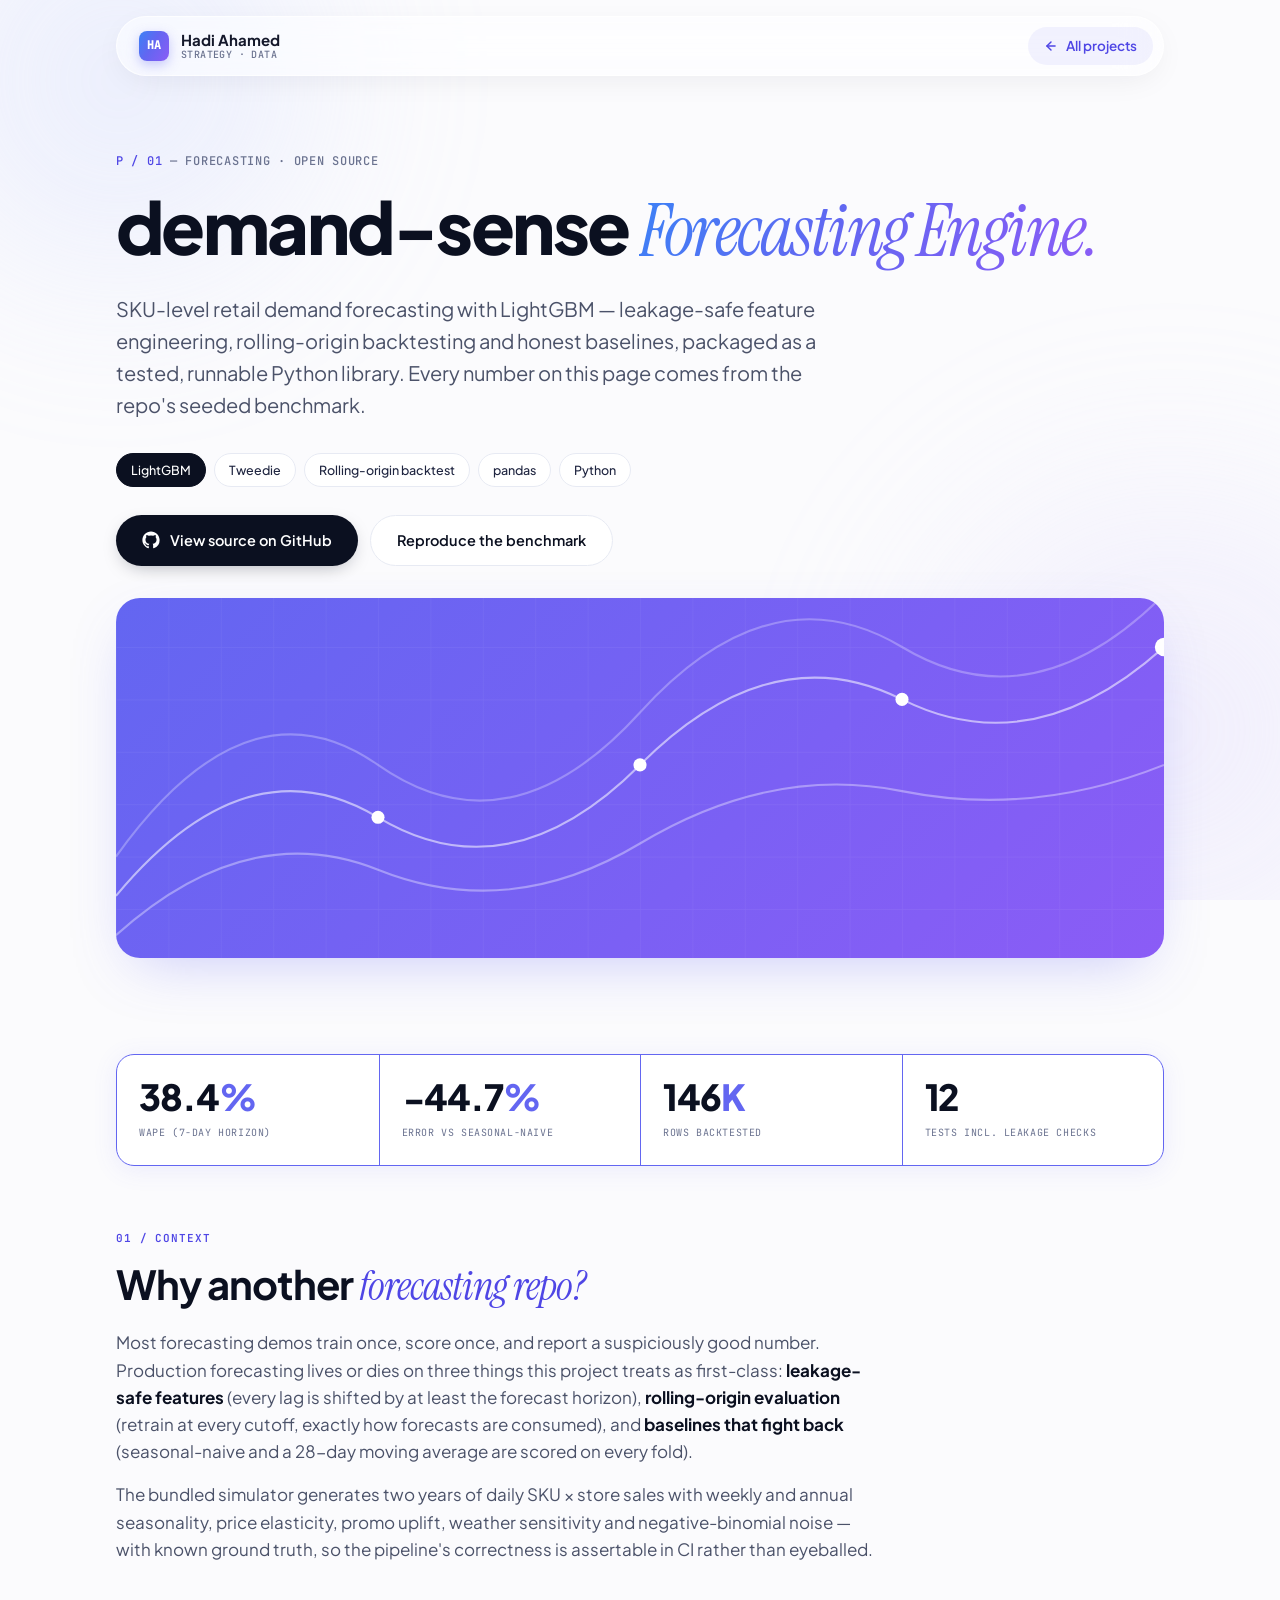
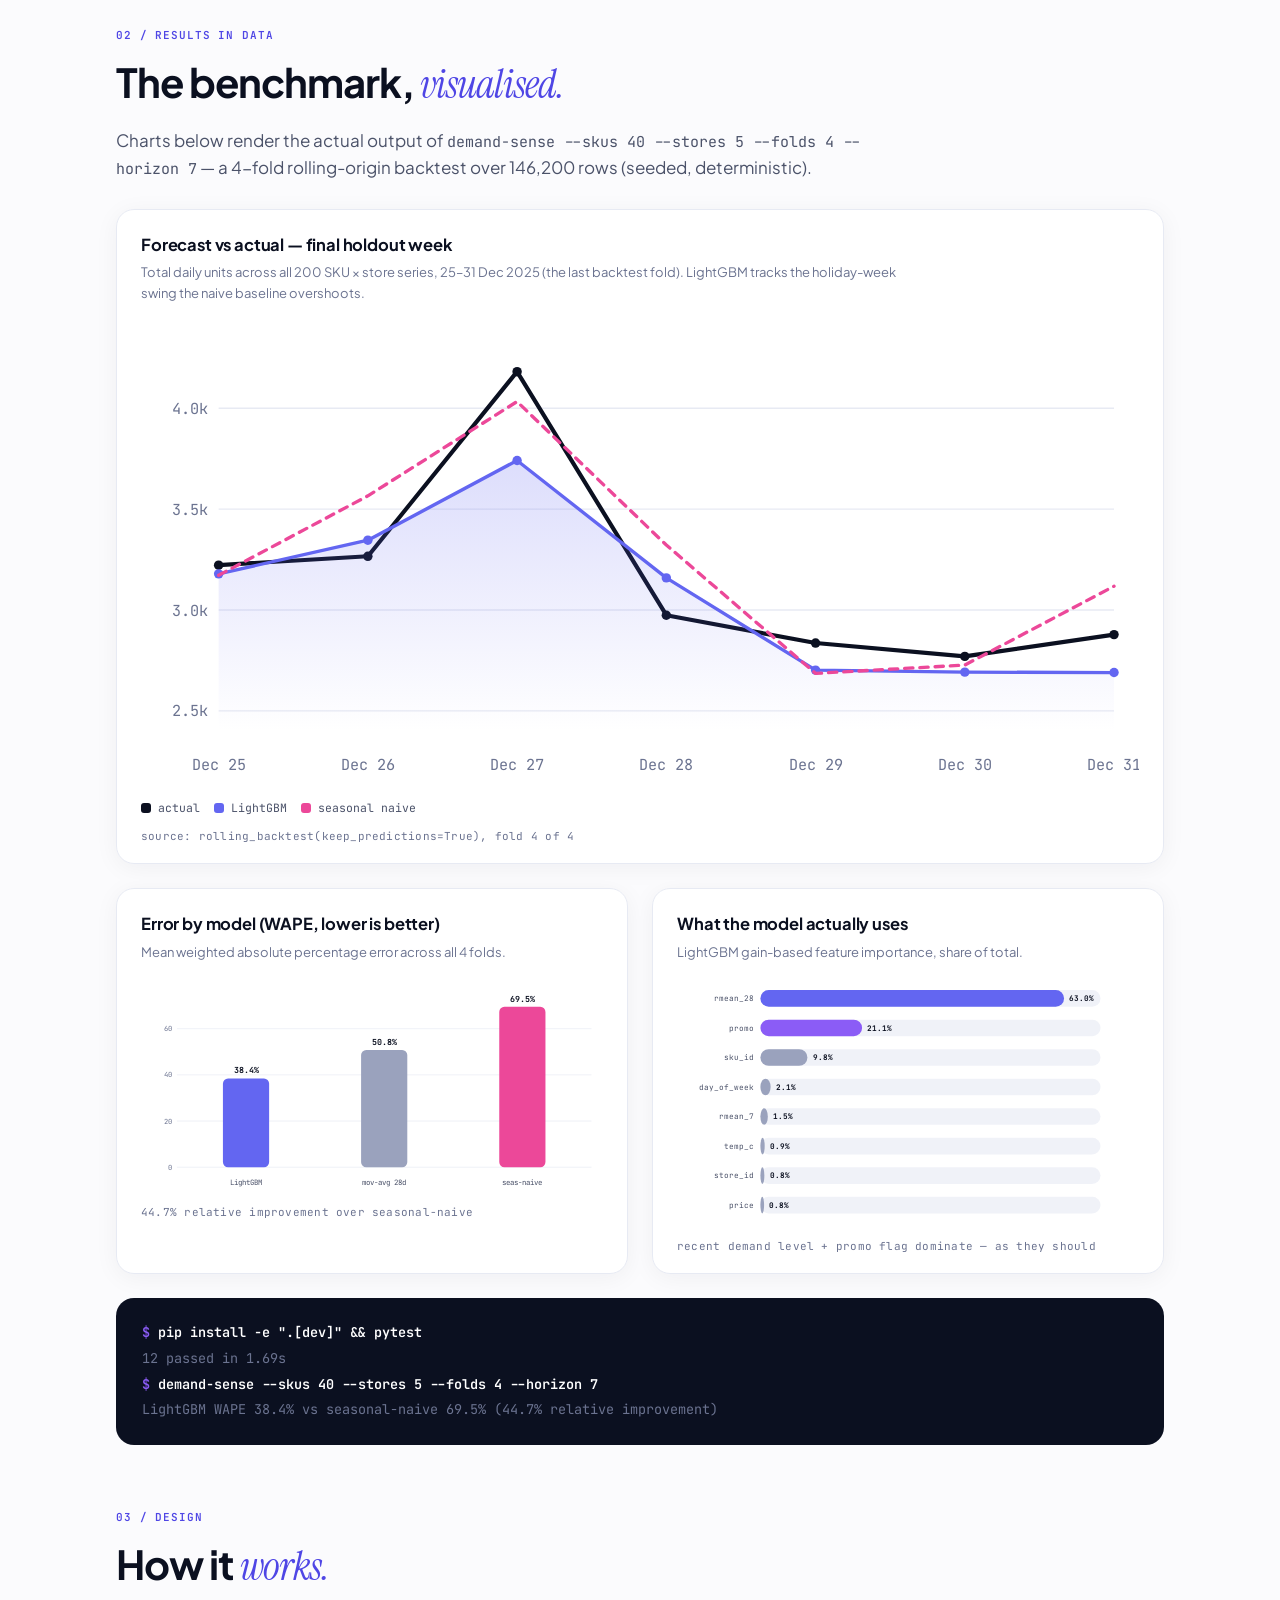
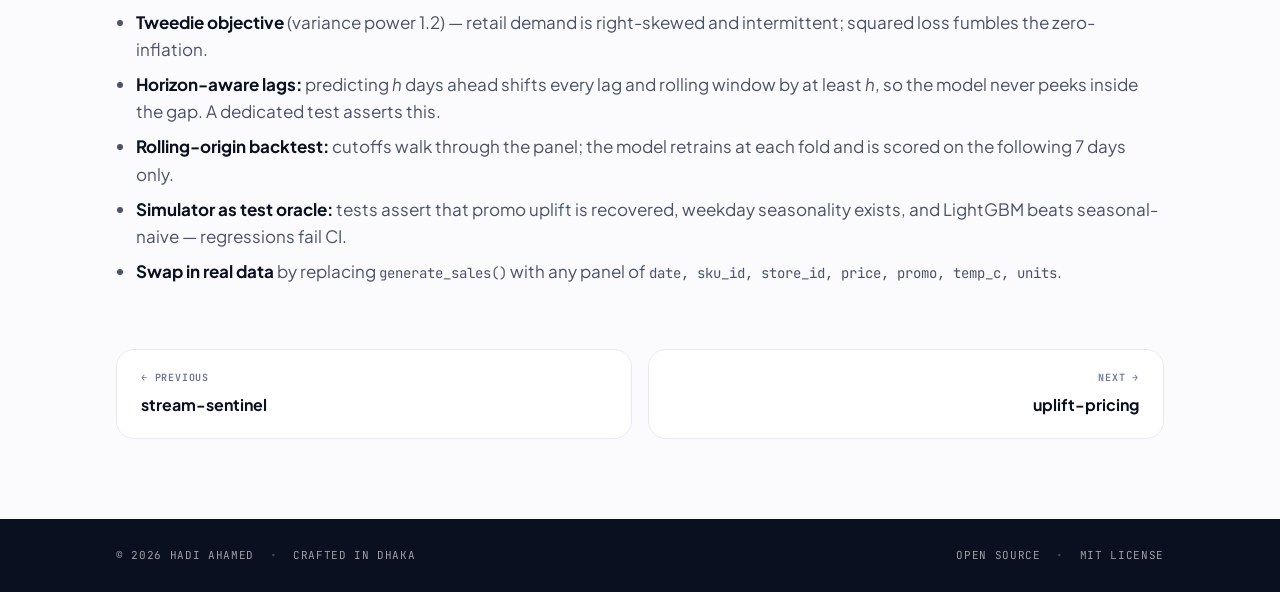
<file: projects/demand-sense.html>
<!DOCTYPE html>
<html lang="en">
<head>
<meta charset="UTF-8">
<meta name="viewport" content="width=device-width, initial-scale=1.0">
<title>demand-sense — Demand Forecasting Engine — Hadi Ahamed</title>
<link rel="preconnect" href="https://fonts.googleapis.com">
<link rel="preconnect" href="https://fonts.gstatic.com" crossorigin>
<link href="https://fonts.googleapis.com/css2?family=Plus+Jakarta+Sans:wght@300;400;500;600;700;800&family=JetBrains+Mono:wght@400;500;600;700&family=Instrument+Serif:ital@0;1&display=swap" rel="stylesheet">
<link rel="stylesheet" href="shared.css">
<link rel="stylesheet" href="viz.css">
</head>
<body>

<div class="blobs"></div>

<div class="nav-wrap">
  <div class="container">
    <nav class="nav">
      <a href="../index.html" class="logo">
        <div class="logo-mark">HA</div>
        <div class="logo-name"><span>Hadi Ahamed</span><small>STRATEGY · DATA</small></div>
      </a>
      <a href="../index.html#projects" class="back-link">
        <svg width="14" height="14" viewBox="0 0 24 24" fill="none" stroke="currentColor" stroke-width="2.5" stroke-linecap="round" stroke-linejoin="round"><line x1="19" y1="12" x2="5" y2="12"></line><polyline points="12 19 5 12 12 5"></polyline></svg>
        All projects
      </a>
    </nav>
  </div>
</div>

<section>
  <div class="container">

    <div class="proj-hero">
      <div class="proj-meta"><span class="accent">P / 01</span> — Forecasting · Open source</div>
      <h1>demand-sense <span class="serif">Forecasting Engine.</span></h1>
      <p class="proj-tagline">SKU-level retail demand forecasting with LightGBM — leakage-safe feature engineering, rolling-origin backtesting and honest baselines, packaged as a tested, runnable Python library. Every number on this page comes from the repo's seeded benchmark.</p>
      <div class="proj-chips">
        <span class="chip accent">LightGBM</span>
        <span class="chip">Tweedie</span>
        <span class="chip">Rolling-origin backtest</span>
        <span class="chip">pandas</span>
        <span class="chip">Python</span>
      </div>
      <div class="hero-actions">
        <a class="gh-btn" href="https://github.com/KillerBee062/demand-sense" target="_blank" rel="noopener">
          <svg width="18" height="18" viewBox="0 0 24 24" fill="currentColor"><path d="M12 .5C5.65.5.5 5.65.5 12c0 5.08 3.29 9.39 7.86 10.91.58.11.79-.25.79-.55 0-.27-.01-1.17-.02-2.12-3.2.7-3.88-1.36-3.88-1.36-.52-1.33-1.28-1.68-1.28-1.68-1.04-.71.08-.7.08-.7 1.15.08 1.76 1.19 1.76 1.19 1.03 1.76 2.69 1.25 3.35.96.1-.75.4-1.25.72-1.54-2.55-.29-5.24-1.28-5.24-5.69 0-1.26.45-2.28 1.19-3.09-.12-.29-.52-1.46.11-3.05 0 0 .97-.31 3.17 1.18a11.04 11.04 0 0 1 5.78 0c2.2-1.49 3.17-1.18 3.17-1.18.63 1.59.23 2.76.11 3.05.74.81 1.19 1.83 1.19 3.09 0 4.42-2.7 5.39-5.27 5.68.41.36.78 1.06.78 2.14 0 1.54-.01 2.79-.01 3.17 0 .31.21.67.8.55A11.51 11.51 0 0 0 23.5 12C23.5 5.65 18.35.5 12 .5z"/></svg>
          View source on GitHub
        </a>
        <a class="gh-btn ghost" href="https://github.com/KillerBee062/demand-sense#results" target="_blank" rel="noopener">Reproduce the benchmark</a>
      </div>

      <div class="proj-art bg-1">
        <svg viewBox="0 0 800 360" preserveAspectRatio="xMidYMid slice">
          <defs>
            <pattern id="grid1" width="40" height="40" patternUnits="userSpaceOnUse"><path d="M40 0H0V40" fill="none" stroke="rgba(255,255,255,0.06)" stroke-width="1"></path></pattern>
          </defs>
          <rect width="800" height="360" fill="url(#grid1)"></rect>
          <g fill="none" stroke="rgba(255,255,255,0.55)" stroke-width="1.6">
            <path d="M0 270 Q100 150 200 210 T400 170 T600 120 T800 80"></path>
            <path d="M0 300 Q100 210 200 250 T400 230 T600 190 T800 170" opacity=".65"></path>
            <path d="M0 240 Q100 100 200 170 T400 130 T600 80 T800 40" opacity=".5"></path>
          </g>
          <g fill="white">
            <circle cx="200" cy="210" r="5"></circle>
            <circle cx="400" cy="170" r="5"></circle>
            <circle cx="600" cy="120" r="5"></circle>
            <circle cx="800" cy="80" r="7"></circle>
          </g>
        </svg>
      </div>
    </div>

    <div class="proj-stats">
      <div class="proj-stat"><div class="num">38.4<span class="pct">%</span></div><div class="lbl">WAPE (7-day horizon)</div></div>
      <div class="proj-stat"><div class="num">−44.7<span class="pct">%</span></div><div class="lbl">Error vs seasonal-naive</div></div>
      <div class="proj-stat"><div class="num">146<span class="pct">K</span></div><div class="lbl">Rows backtested</div></div>
      <div class="proj-stat"><div class="num">12</div><div class="lbl">Tests incl. leakage checks</div></div>
    </div>

    <div class="proj-block">
      <div class="section-num">01 / Context</div>
      <h2>Why another <span class="serif">forecasting repo?</span></h2>
      <p>Most forecasting demos train once, score once, and report a suspiciously good number. Production forecasting lives or dies on three things this project treats as first-class: <strong>leakage-safe features</strong> (every lag is shifted by at least the forecast horizon), <strong>rolling-origin evaluation</strong> (retrain at every cutoff, exactly how forecasts are consumed), and <strong>baselines that fight back</strong> (seasonal-naive and a 28-day moving average are scored on every fold).</p>
      <p>The bundled simulator generates two years of daily SKU × store sales with weekly and annual seasonality, price elasticity, promo uplift, weather sensitivity and negative-binomial noise — with known ground truth, so the pipeline's correctness is assertable in CI rather than eyeballed.</p>
    </div>

    <div class="proj-block">
      <div class="section-num">02 / Results in data</div>
      <h2>The benchmark, <span class="serif">visualised.</span></h2>
      <p>Charts below render the actual output of <code style="font-family:var(--mono);font-size:15px;">demand-sense --skus 40 --stores 5 --folds 4 --horizon 7</code> — a 4-fold rolling-origin backtest over 146,200 rows (seeded, deterministic).</p>

      <div class="viz-grid">
        <div class="viz-card span2">
          <h4>Forecast vs actual — final holdout week</h4>
          <p class="viz-sub">Total daily units across all 200 SKU × store series, 25–31 Dec 2025 (the last backtest fold). LightGBM tracks the holiday-week swing the naive baseline overshoots.</p>
          <div id="viz-lines"></div>
          <div class="viz-note">source: rolling_backtest(keep_predictions=True), fold 4 of 4</div>
        </div>

        <div class="viz-card">
          <h4>Error by model (WAPE, lower is better)</h4>
          <p class="viz-sub">Mean weighted absolute percentage error across all 4 folds.</p>
          <div id="viz-wape"></div>
          <div class="viz-note">44.7% relative improvement over seasonal-naive</div>
        </div>

        <div class="viz-card">
          <h4>What the model actually uses</h4>
          <p class="viz-sub">LightGBM gain-based feature importance, share of total.</p>
          <div id="viz-imp"></div>
          <div class="viz-note">recent demand level + promo flag dominate — as they should</div>
        </div>
      </div>

      <div class="repro">
        <div class="cmd">pip install -e ".[dev]" &amp;&amp; pytest</div>
        <div class="out">12 passed in 1.69s</div>
        <div class="cmd">demand-sense --skus 40 --stores 5 --folds 4 --horizon 7</div>
        <div class="out">LightGBM WAPE 38.4% vs seasonal-naive 69.5% (44.7% relative improvement)</div>
      </div>
    </div>

    <div class="proj-block">
      <div class="section-num">03 / Design</div>
      <h2>How it <span class="serif">works.</span></h2>
      <ul>
        <li><strong>Tweedie objective</strong> (variance power 1.2) — retail demand is right-skewed and intermittent; squared loss fumbles the zero-inflation.</li>
        <li><strong>Horizon-aware lags:</strong> predicting <em>h</em> days ahead shifts every lag and rolling window by at least <em>h</em>, so the model never peeks inside the gap. A dedicated test asserts this.</li>
        <li><strong>Rolling-origin backtest:</strong> cutoffs walk through the panel; the model retrains at each fold and is scored on the following 7 days only.</li>
        <li><strong>Simulator as test oracle:</strong> tests assert that promo uplift is recovered, weekday seasonality exists, and LightGBM beats seasonal-naive — regressions fail CI.</li>
        <li><strong>Swap in real data</strong> by replacing <code style="font-family:var(--mono);font-size:14px;">generate_sales()</code> with any panel of <code style="font-family:var(--mono);font-size:14px;">date, sku_id, store_id, price, promo, temp_c, units</code>.</li>
      </ul>
    </div>

    <div class="proj-nav">
      <a href="stream-sentinel.html">
        <div class="dir">← Previous</div>
        <div class="title">stream-sentinel</div>
      </a>
      <a href="uplift-pricing.html" class="next">
        <div class="dir">Next →</div>
        <div class="title">uplift-pricing</div>
      </a>
    </div>

  </div>
</section>

<footer>
  <div class="container">
    <span>© 2026 HADI AHAMED <span class="bullet">•</span> CRAFTED IN DHAKA</span>
    <span>OPEN SOURCE <span class="bullet">•</span> MIT LICENSE</span>
  </div>
</footer>

<script src="charts.js"></script>
<script>
const DATA = {
  lines: {
    dates: ["Dec 25","Dec 26","Dec 27","Dec 28","Dec 29","Dec 30","Dec 31"],
    actual: [3222, 3266, 4181, 2974, 2836, 2770, 2878],
    lightgbm: [3179, 3346, 3741, 3159, 2702, 2692, 2690],
    seasonal_naive: [3172, 3566, 4033, 3322, 2686, 2727, 3118]
  },
  wape: { lightgbm: 0.3841, moving_average_28d: 0.5079, seasonal_naive: 0.6948 },
  importance: [
    { feature: "rmean_28", share: 0.6302 }, { feature: "promo", share: 0.2110 },
    { feature: "sku_id", share: 0.0975 }, { feature: "day_of_week", share: 0.0212 },
    { feature: "rmean_7", share: 0.0154 }, { feature: "temp_c", share: 0.0089 },
    { feature: "store_id", share: 0.0082 }, { feature: "price", share: 0.0076 }
  ]
};

const days = DATA.lines.dates.map((_, i) => i);
lineChart(document.getElementById("viz-lines"), {
  label: "Forecast vs actual, final holdout week",
  series: [
    { label: "actual", color: PALETTE.ink900, x: days, y: DATA.lines.actual, width: 3, dots: true },
    { label: "LightGBM", color: PALETTE.indigo, x: days, y: DATA.lines.lightgbm, dots: true, area: true },
    { label: "seasonal naive", color: PALETTE.pink, x: days, y: DATA.lines.seasonal_naive, dash: "6 5" }
  ],
  xTicks: days,
  xFmt: i => DATA.lines.dates[i],
  yFmt: v => (v / 1000).toFixed(1) + "k",
  yMin: 2400
});

barChart(document.getElementById("viz-wape"), {
  label: "WAPE by model",
  labels: ["LightGBM", "mov-avg 28d", "seas-naive"],
  values: [DATA.wape.lightgbm * 100, DATA.wape.moving_average_28d * 100, DATA.wape.seasonal_naive * 100],
  colors: [PALETTE.indigo, PALETTE.ink300, PALETTE.pink],
  fmt: v => v.toFixed(1) + "%"
});

barChart(document.getElementById("viz-imp"), {
  label: "Feature importance",
  horizontal: true,
  labels: DATA.importance.map(d => d.feature),
  values: DATA.importance.map(d => d.share * 100),
  colors: DATA.importance.map((_, i) => i === 0 ? PALETTE.indigo : i === 1 ? PALETTE.violet : PALETTE.ink300),
  fmt: v => v.toFixed(1) + "%"
});
</script>

</body>
</html>
</file>
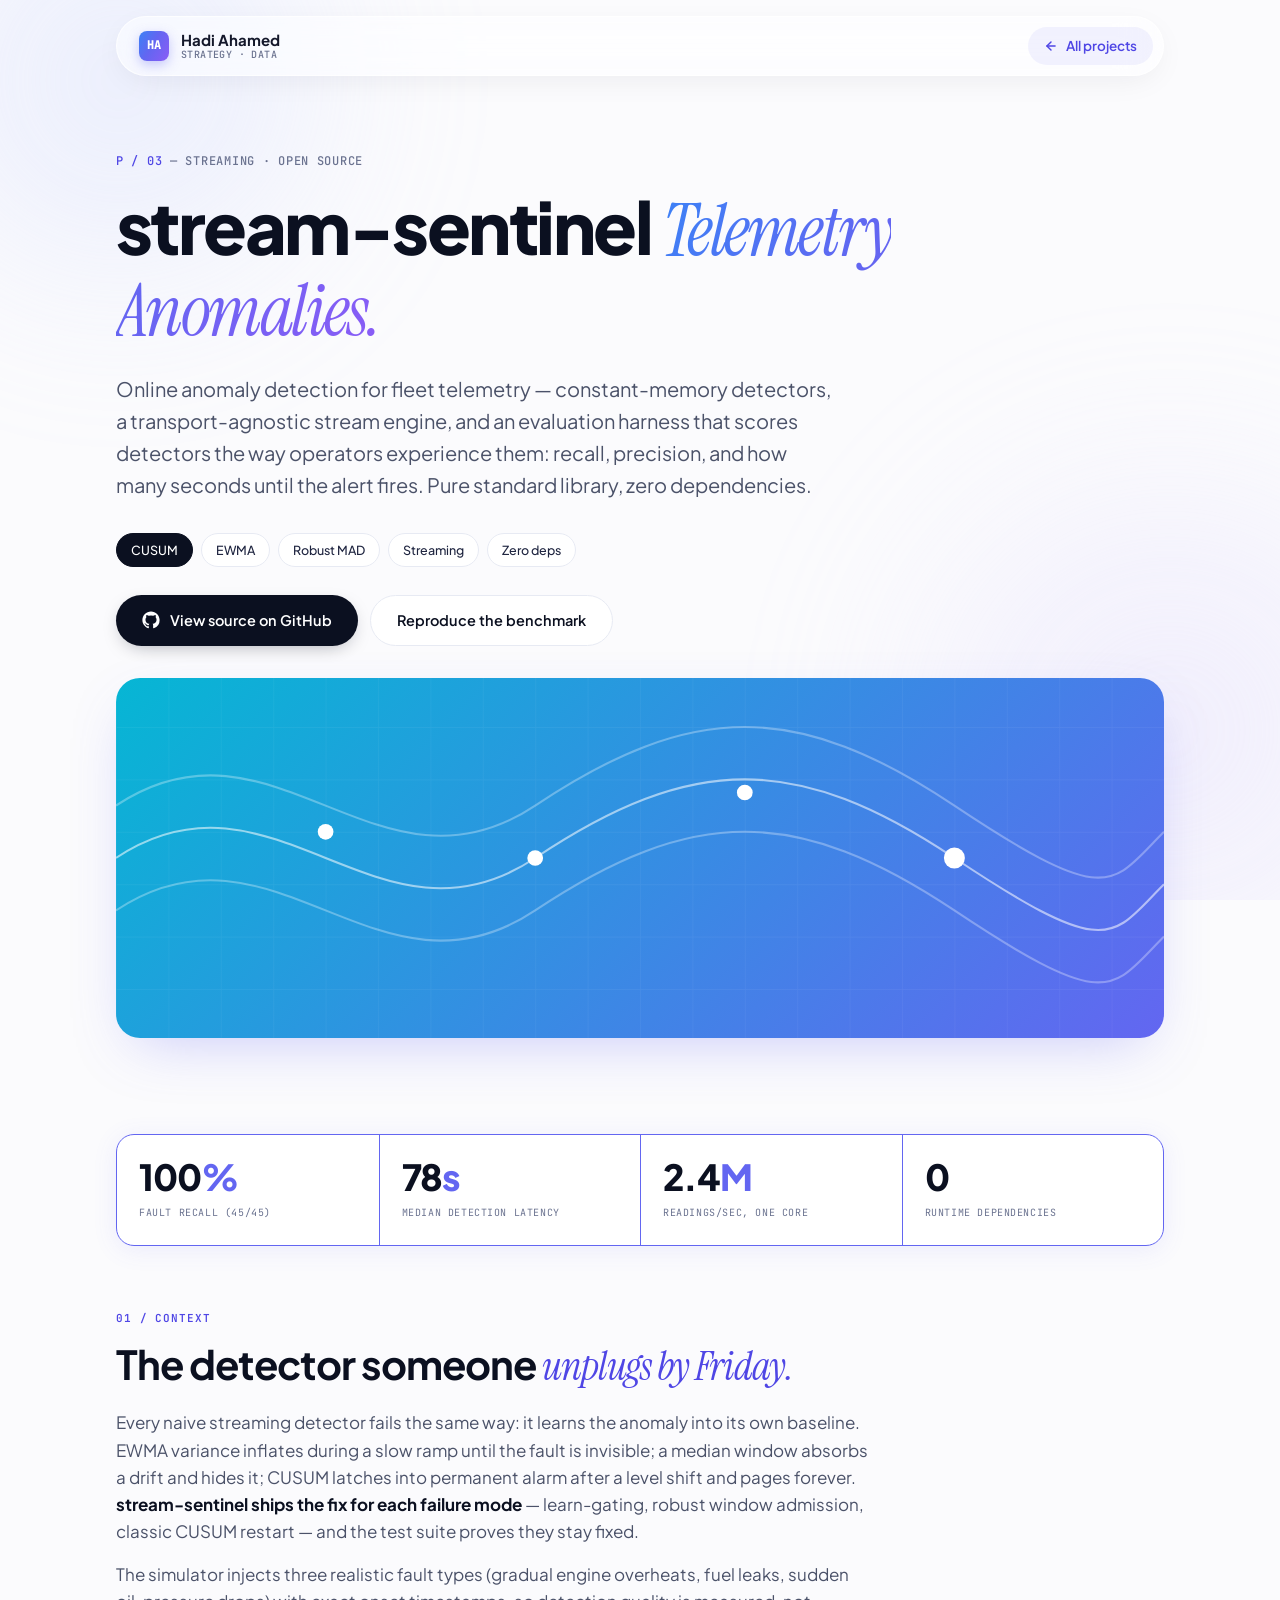
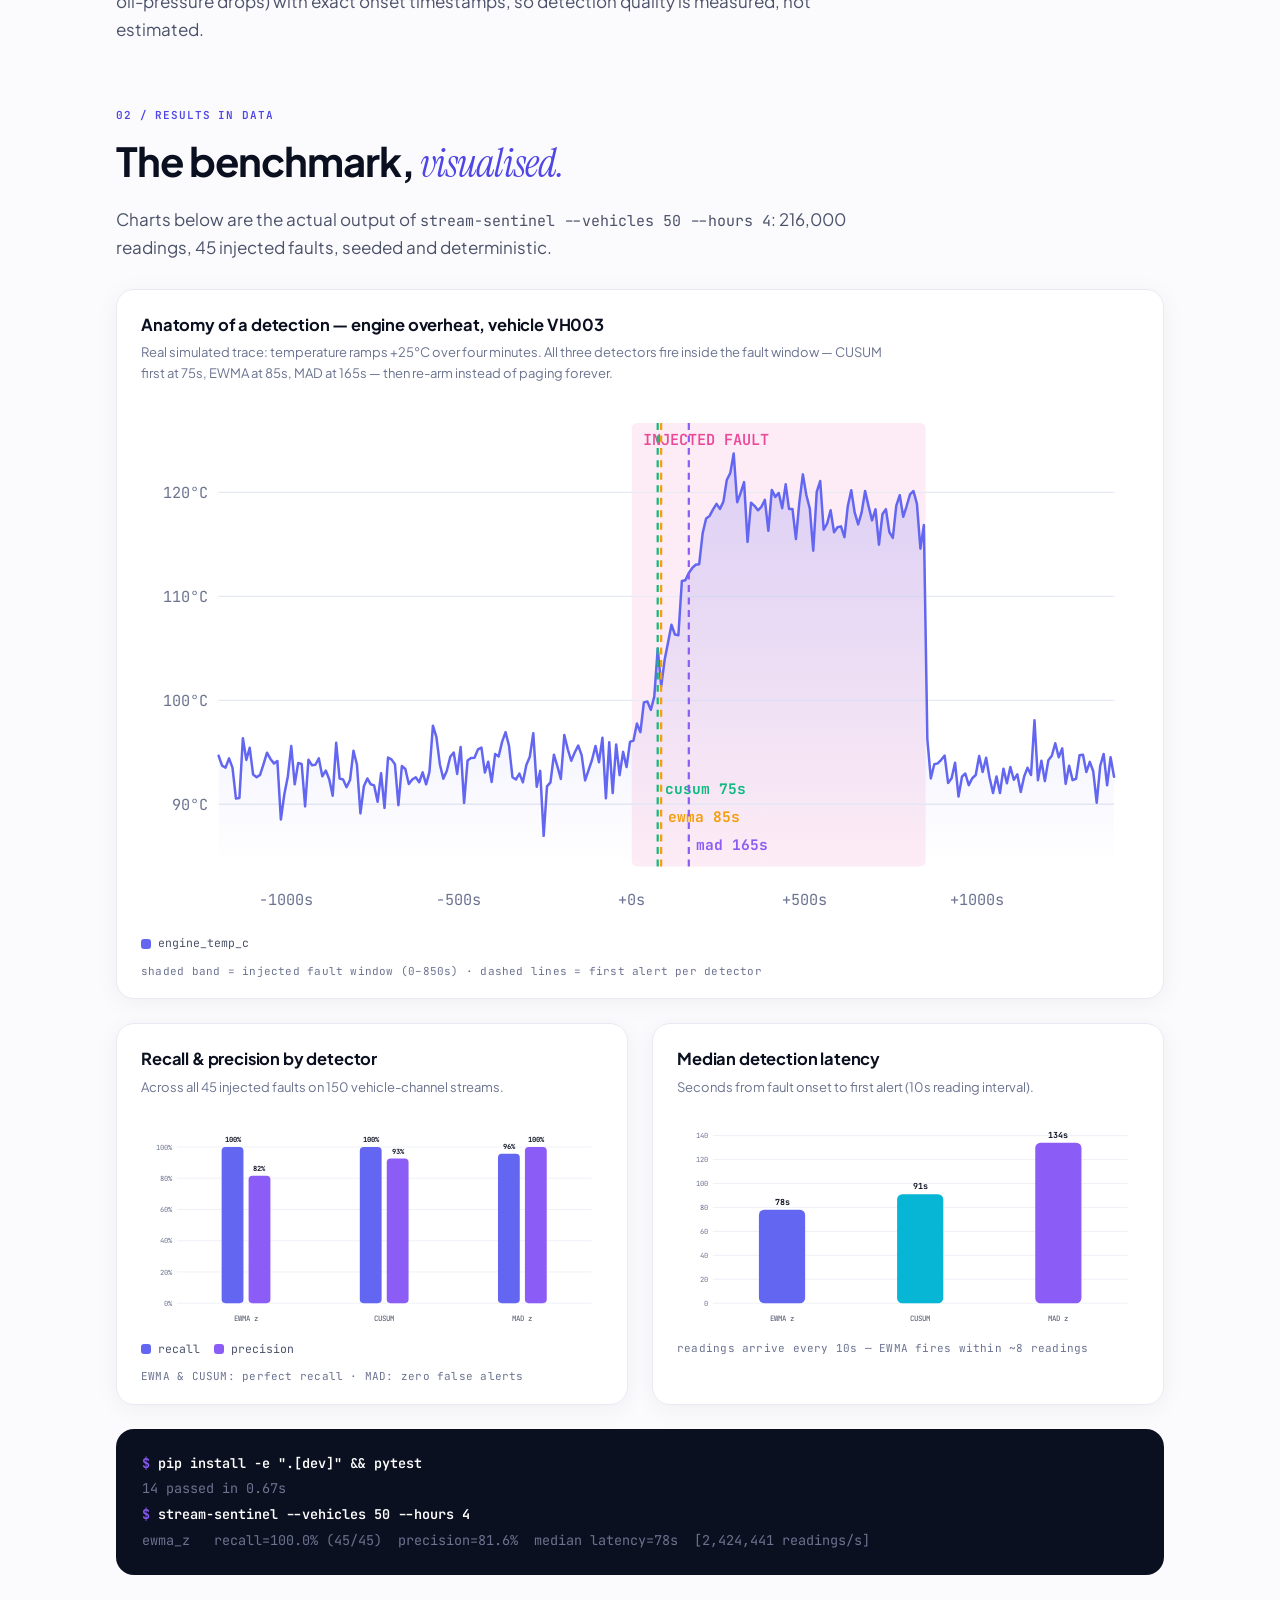
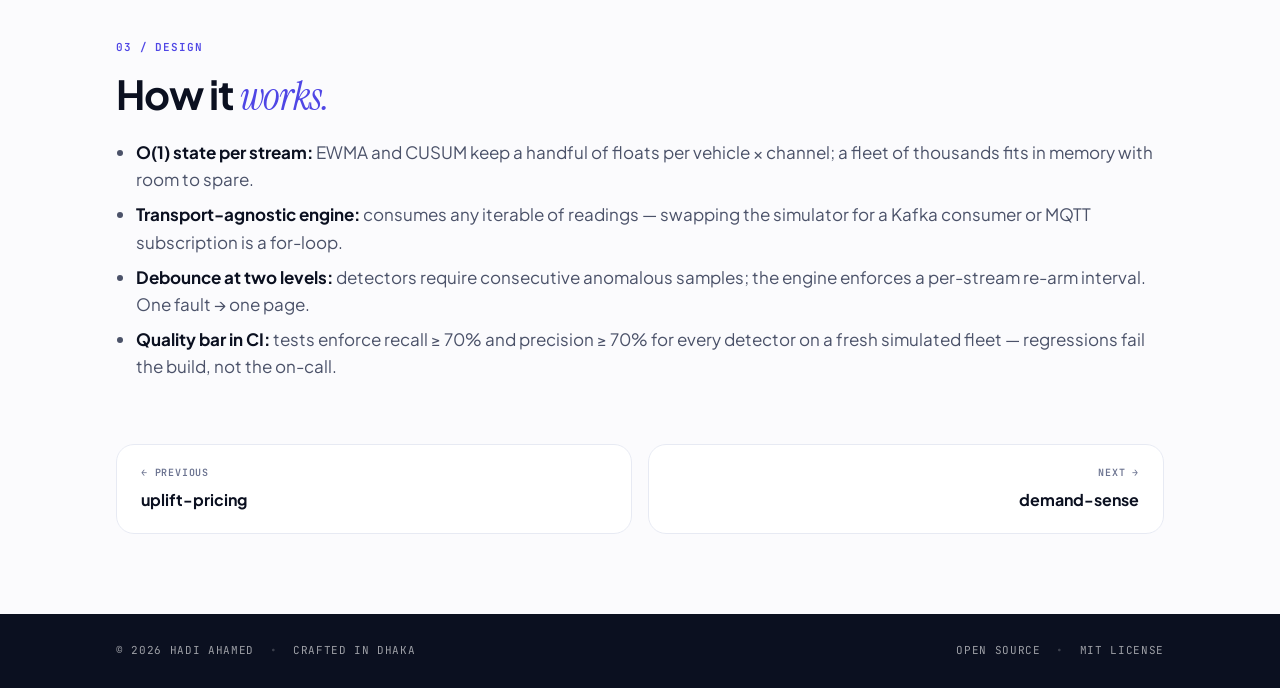
<file: projects/stream-sentinel.html>
<!DOCTYPE html>
<html lang="en">
<head>
<meta charset="UTF-8">
<meta name="viewport" content="width=device-width, initial-scale=1.0">
<title>stream-sentinel — Telemetry Anomaly Detection — Hadi Ahamed</title>
<link rel="preconnect" href="https://fonts.googleapis.com">
<link rel="preconnect" href="https://fonts.gstatic.com" crossorigin>
<link href="https://fonts.googleapis.com/css2?family=Plus+Jakarta+Sans:wght@300;400;500;600;700;800&family=JetBrains+Mono:wght@400;500;600;700&family=Instrument+Serif:ital@0;1&display=swap" rel="stylesheet">
<link rel="stylesheet" href="shared.css">
<link rel="stylesheet" href="viz.css">
</head>
<body>

<div class="blobs"></div>

<div class="nav-wrap">
  <div class="container">
    <nav class="nav">
      <a href="../index.html" class="logo">
        <div class="logo-mark">HA</div>
        <div class="logo-name"><span>Hadi Ahamed</span><small>STRATEGY · DATA</small></div>
      </a>
      <a href="../index.html#projects" class="back-link">
        <svg width="14" height="14" viewBox="0 0 24 24" fill="none" stroke="currentColor" stroke-width="2.5" stroke-linecap="round" stroke-linejoin="round"><line x1="19" y1="12" x2="5" y2="12"></line><polyline points="12 19 5 12 12 5"></polyline></svg>
        All projects
      </a>
    </nav>
  </div>
</div>

<section>
  <div class="container">

    <div class="proj-hero">
      <div class="proj-meta"><span class="accent">P / 03</span> — Streaming · Open source</div>
      <h1>stream-sentinel <span class="serif">Telemetry Anomalies.</span></h1>
      <p class="proj-tagline">Online anomaly detection for fleet telemetry — constant-memory detectors, a transport-agnostic stream engine, and an evaluation harness that scores detectors the way operators experience them: recall, precision, and how many seconds until the alert fires. Pure standard library, zero dependencies.</p>
      <div class="proj-chips">
        <span class="chip accent">CUSUM</span>
        <span class="chip">EWMA</span>
        <span class="chip">Robust MAD</span>
        <span class="chip">Streaming</span>
        <span class="chip">Zero deps</span>
      </div>
      <div class="hero-actions">
        <a class="gh-btn" href="https://github.com/KillerBee062/stream-sentinel" target="_blank" rel="noopener">
          <svg width="18" height="18" viewBox="0 0 24 24" fill="currentColor"><path d="M12 .5C5.65.5.5 5.65.5 12c0 5.08 3.29 9.39 7.86 10.91.58.11.79-.25.79-.55 0-.27-.01-1.17-.02-2.12-3.2.7-3.88-1.36-3.88-1.36-.52-1.33-1.28-1.68-1.28-1.68-1.04-.71.08-.7.08-.7 1.15.08 1.76 1.19 1.76 1.19 1.03 1.76 2.69 1.25 3.35.96.1-.75.4-1.25.72-1.54-2.55-.29-5.24-1.28-5.24-5.69 0-1.26.45-2.28 1.19-3.09-.12-.29-.52-1.46.11-3.05 0 0 .97-.31 3.17 1.18a11.04 11.04 0 0 1 5.78 0c2.2-1.49 3.17-1.18 3.17-1.18.63 1.59.23 2.76.11 3.05.74.81 1.19 1.83 1.19 3.09 0 4.42-2.7 5.39-5.27 5.68.41.36.78 1.06.78 2.14 0 1.54-.01 2.79-.01 3.17 0 .31.21.67.8.55A11.51 11.51 0 0 0 23.5 12C23.5 5.65 18.35.5 12 .5z"/></svg>
          View source on GitHub
        </a>
        <a class="gh-btn ghost" href="https://github.com/KillerBee062/stream-sentinel#results" target="_blank" rel="noopener">Reproduce the benchmark</a>
      </div>

      <div class="proj-art bg-6">
        <svg viewBox="0 0 800 360" preserveAspectRatio="xMidYMid slice">
          <defs>
            <pattern id="grid3" width="40" height="40" patternUnits="userSpaceOnUse"><path d="M40 0H0V40" fill="none" stroke="rgba(255,255,255,0.06)" stroke-width="1"></path></pattern>
          </defs>
          <rect width="800" height="360" fill="url(#grid3)"></rect>
          <g fill="none" stroke="rgba(255,255,255,0.55)" stroke-width="1.6">
            <path d="M0 180 C 120 100, 200 260, 320 180 S 520 100, 640 180 S 760 240 800 200"></path>
            <path d="M0 220 C 120 140, 200 300, 320 220 S 520 140, 640 220 S 760 280 800 240" opacity=".55"></path>
            <path d="M0 140 C 120 60, 200 220, 320 140 S 520 60, 640 140 S 760 200 800 160" opacity=".55"></path>
          </g>
          <g fill="white">
            <circle cx="160" cy="160" r="6"></circle>
            <circle cx="320" cy="180" r="6"></circle>
            <circle cx="480" cy="130" r="6"></circle>
            <circle cx="640" cy="180" r="8"></circle>
          </g>
        </svg>
      </div>
    </div>

    <div class="proj-stats">
      <div class="proj-stat"><div class="num">100<span class="pct">%</span></div><div class="lbl">Fault recall (45/45)</div></div>
      <div class="proj-stat"><div class="num">78<span class="pct">s</span></div><div class="lbl">Median detection latency</div></div>
      <div class="proj-stat"><div class="num">2.4<span class="pct">M</span></div><div class="lbl">Readings/sec, one core</div></div>
      <div class="proj-stat"><div class="num">0</div><div class="lbl">Runtime dependencies</div></div>
    </div>

    <div class="proj-block">
      <div class="section-num">01 / Context</div>
      <h2>The detector someone <span class="serif">unplugs by Friday.</span></h2>
      <p>Every naive streaming detector fails the same way: it learns the anomaly into its own baseline. EWMA variance inflates during a slow ramp until the fault is invisible; a median window absorbs a drift and hides it; CUSUM latches into permanent alarm after a level shift and pages forever. <strong>stream-sentinel ships the fix for each failure mode</strong> — learn-gating, robust window admission, classic CUSUM restart — and the test suite proves they stay fixed.</p>
      <p>The simulator injects three realistic fault types (gradual engine overheats, fuel leaks, sudden oil-pressure drops) with exact onset timestamps, so detection quality is measured, not estimated.</p>
    </div>

    <div class="proj-block">
      <div class="section-num">02 / Results in data</div>
      <h2>The benchmark, <span class="serif">visualised.</span></h2>
      <p>Charts below are the actual output of <code style="font-family:var(--mono);font-size:15px;">stream-sentinel --vehicles 50 --hours 4</code>: 216,000 readings, 45 injected faults, seeded and deterministic.</p>

      <div class="viz-grid">
        <div class="viz-card span2">
          <h4>Anatomy of a detection — engine overheat, vehicle VH003</h4>
          <p class="viz-sub">Real simulated trace: temperature ramps +25°C over four minutes. All three detectors fire inside the fault window — CUSUM first at 75s, EWMA at 85s, MAD at 165s — then re-arm instead of paging forever.</p>
          <div id="viz-trace"></div>
          <div class="viz-note">shaded band = injected fault window (0–850s) · dashed lines = first alert per detector</div>
        </div>

        <div class="viz-card">
          <h4>Recall &amp; precision by detector</h4>
          <p class="viz-sub">Across all 45 injected faults on 150 vehicle-channel streams.</p>
          <div id="viz-quality"></div>
          <div class="viz-note">EWMA &amp; CUSUM: perfect recall · MAD: zero false alerts</div>
        </div>

        <div class="viz-card">
          <h4>Median detection latency</h4>
          <p class="viz-sub">Seconds from fault onset to first alert (10s reading interval).</p>
          <div id="viz-latency"></div>
          <div class="viz-note">readings arrive every 10s — EWMA fires within ~8 readings</div>
        </div>
      </div>

      <div class="repro">
        <div class="cmd">pip install -e ".[dev]" &amp;&amp; pytest</div>
        <div class="out">14 passed in 0.67s</div>
        <div class="cmd">stream-sentinel --vehicles 50 --hours 4</div>
        <div class="out">ewma_z   recall=100.0% (45/45)  precision=81.6%  median latency=78s  [2,424,441 readings/s]</div>
      </div>
    </div>

    <div class="proj-block">
      <div class="section-num">03 / Design</div>
      <h2>How it <span class="serif">works.</span></h2>
      <ul>
        <li><strong>O(1) state per stream:</strong> EWMA and CUSUM keep a handful of floats per vehicle × channel; a fleet of thousands fits in memory with room to spare.</li>
        <li><strong>Transport-agnostic engine:</strong> consumes any iterable of readings — swapping the simulator for a Kafka consumer or MQTT subscription is a for-loop.</li>
        <li><strong>Debounce at two levels:</strong> detectors require consecutive anomalous samples; the engine enforces a per-stream re-arm interval. One fault → one page.</li>
        <li><strong>Quality bar in CI:</strong> tests enforce recall ≥ 70% and precision ≥ 70% for every detector on a fresh simulated fleet — regressions fail the build, not the on-call.</li>
      </ul>
    </div>

    <div class="proj-nav">
      <a href="uplift-pricing.html">
        <div class="dir">← Previous</div>
        <div class="title">uplift-pricing</div>
      </a>
      <a href="demand-sense.html" class="next">
        <div class="dir">Next →</div>
        <div class="title">demand-sense</div>
      </a>
    </div>

  </div>
</section>

<footer>
  <div class="container">
    <span>© 2026 HADI AHAMED <span class="bullet">•</span> CRAFTED IN DHAKA</span>
    <span>OPEN SOURCE <span class="bullet">•</span> MIT LICENSE</span>
  </div>
</footer>

<script src="charts.js"></script>
<script>
const TRACE = {
  t: [-1195,-1185,-1175,-1165,-1155,-1145,-1135,-1125,-1115,-1105,-1095,-1085,-1075,-1065,-1055,-1045,-1035,-1025,-1015,-1005,-995,-985,-975,-965,-955,-945,-935,-925,-915,-905,-895,-885,-875,-865,-855,-845,-835,-825,-815,-805,-795,-785,-775,-765,-755,-745,-735,-725,-715,-705,-695,-685,-675,-665,-655,-645,-635,-625,-615,-605,-595,-585,-575,-565,-555,-545,-535,-525,-515,-505,-495,-485,-475,-465,-455,-445,-435,-425,-415,-405,-395,-385,-375,-365,-355,-345,-335,-325,-315,-305,-295,-285,-275,-265,-255,-245,-235,-225,-215,-205,-195,-185,-175,-165,-155,-145,-135,-125,-115,-105,-95,-85,-75,-65,-55,-45,-35,-25,-15,-5,5,15,25,35,45,55,65,75,85,95,105,115,125,135,145,155,165,175,185,195,205,215,225,235,245,255,265,275,285,295,305,315,325,335,345,355,365,375,385,395,405,415,425,435,445,455,465,475,485,495,505,515,525,535,545,555,565,575,585,595,605,615,625,635,645,655,665,675,685,695,705,715,725,735,745,755,765,775,785,795,805,815,825,835,845,855,865,875,885,895,905,915,925,935,945,955,965,975,985,995,1005,1015,1025,1035,1045,1055,1065,1075,1085,1095,1105,1115,1125,1135,1145,1155,1165,1175,1185,1195,1205,1215,1225,1235,1245,1255,1265,1275,1285,1295,1305,1315,1325,1335,1345,1355,1365,1375,1385,1395],
  v: [94.67,93.72,93.53,94.42,93.52,90.55,90.61,96.37,94.27,95.45,92.86,92.6,92.83,93.87,94.97,94.37,93.94,94.16,88.54,90.97,92.66,95.61,91.92,93.98,93.88,89.79,94.28,93.76,93.8,94.42,92.7,93.24,92.41,90.83,95.91,92.47,92.39,91.65,92.34,95.15,93.81,89.13,91.74,92.48,91.92,91.82,90.24,92.98,89.65,94.5,94.32,93.86,89.91,93.69,93.39,91.95,92.39,92.6,92.12,93.07,91.93,93.13,97.56,96.48,93.86,92.47,93.21,94.58,94.98,92.93,95.53,90.12,94.2,94.45,94.47,95.28,95.46,93.06,94.1,92.15,94.85,94.61,96.01,96.94,95.63,92.6,92.39,92.95,92.11,93.79,94.58,96.84,91.7,93.22,86.96,91.73,92.11,94.78,93.65,92.45,96.67,95.3,94.19,94.98,95.66,94.72,92.3,93.3,94.28,95.61,94.05,96.4,90.58,95.96,91.09,95.77,92.8,95.05,93.59,96.01,96.14,97.77,96.94,99.8,99.89,99.08,100.37,104.98,101.35,103.92,105.55,107.27,106.34,106.27,111.48,111.55,112.25,112.73,113.04,113.09,116.07,117.49,117.73,118.36,118.9,118.41,119.13,121.19,121.85,123.74,119.06,119.95,120.99,115.24,119.02,118.71,118.28,118.62,119.28,116.31,120.24,119.58,119.95,118.48,120.78,118.41,118.41,115.51,119.08,121.73,119.75,118.46,114.39,120.05,121.09,116.41,117.0,118.28,116.16,116.66,116.74,115.69,118.67,120.21,118.05,116.92,118.08,120.14,118.68,117.31,118.37,114.97,117.89,118.39,116.17,115.63,118.74,119.74,117.66,118.67,119.82,120.14,118.89,114.59,116.87,96.27,92.48,93.86,93.94,94.28,94.69,92.05,92.5,94.01,90.75,92.66,92.97,91.84,92.51,92.82,94.64,93.11,94.49,92.55,91.09,92.69,91.09,93.43,92.02,93.59,92.36,92.89,91.18,92.7,93.53,92.82,98.08,92.33,94.19,92.23,94.25,94.67,95.87,94.52,95.38,91.96,93.71,92.32,92.46,94.72,94.76,93.1,94.08,93.18,90.15,93.68,94.85,91.83,94.52,92.66],
  faultEnd: 850,
  alerts: { cusum: 75, ewma_z: 85, mad_z: 165 }
};
const DET = {
  names: ["EWMA z", "CUSUM", "MAD z"],
  recall: [1.0, 1.0, 0.956],
  precision: [0.816, 0.926, 1.0],
  latency: [78, 91, 134]
};

lineChart(document.getElementById("viz-trace"), {
  label: "Engine temperature trace with fault window and alerts",
  height: 380,
  series: [
    { label: "engine_temp_c", color: PALETTE.indigo, x: TRACE.t, y: TRACE.v, width: 1.8, area: true }
  ],
  bands: [{ x0: 0, x1: TRACE.faultEnd, color: PALETTE.pink, label: "INJECTED FAULT" }],
  marks: [
    { x: TRACE.alerts.cusum, label: "cusum 75s", color: PALETTE.green, dy: 44 },
    { x: TRACE.alerts.ewma_z, label: "ewma 85s", color: PALETTE.amber, dy: 24 },
    { x: TRACE.alerts.mad_z, label: "mad 165s", color: PALETTE.violet, dy: 4 }
  ],
  xFmt: v => (v >= 0 ? "+" : "") + Math.round(v) + "s",
  yFmt: v => Math.round(v) + "°C"
});

groupedBarChart(document.getElementById("viz-quality"), {
  label: "Recall and precision per detector",
  groups: DET.names,
  series: [
    { label: "recall", color: PALETTE.indigo, values: DET.recall },
    { label: "precision", color: PALETTE.violet, values: DET.precision }
  ],
  fmt: v => Math.round(v * 100) + "%",
  yFmt: v => Math.round(v * 100) + "%"
});

barChart(document.getElementById("viz-latency"), {
  label: "Median detection latency per detector",
  labels: DET.names,
  values: DET.latency,
  colors: [PALETTE.indigo, PALETTE.cyan, PALETTE.violet],
  fmt: v => Math.round(v) + "s"
});
</script>

</body>
</html>
</file>
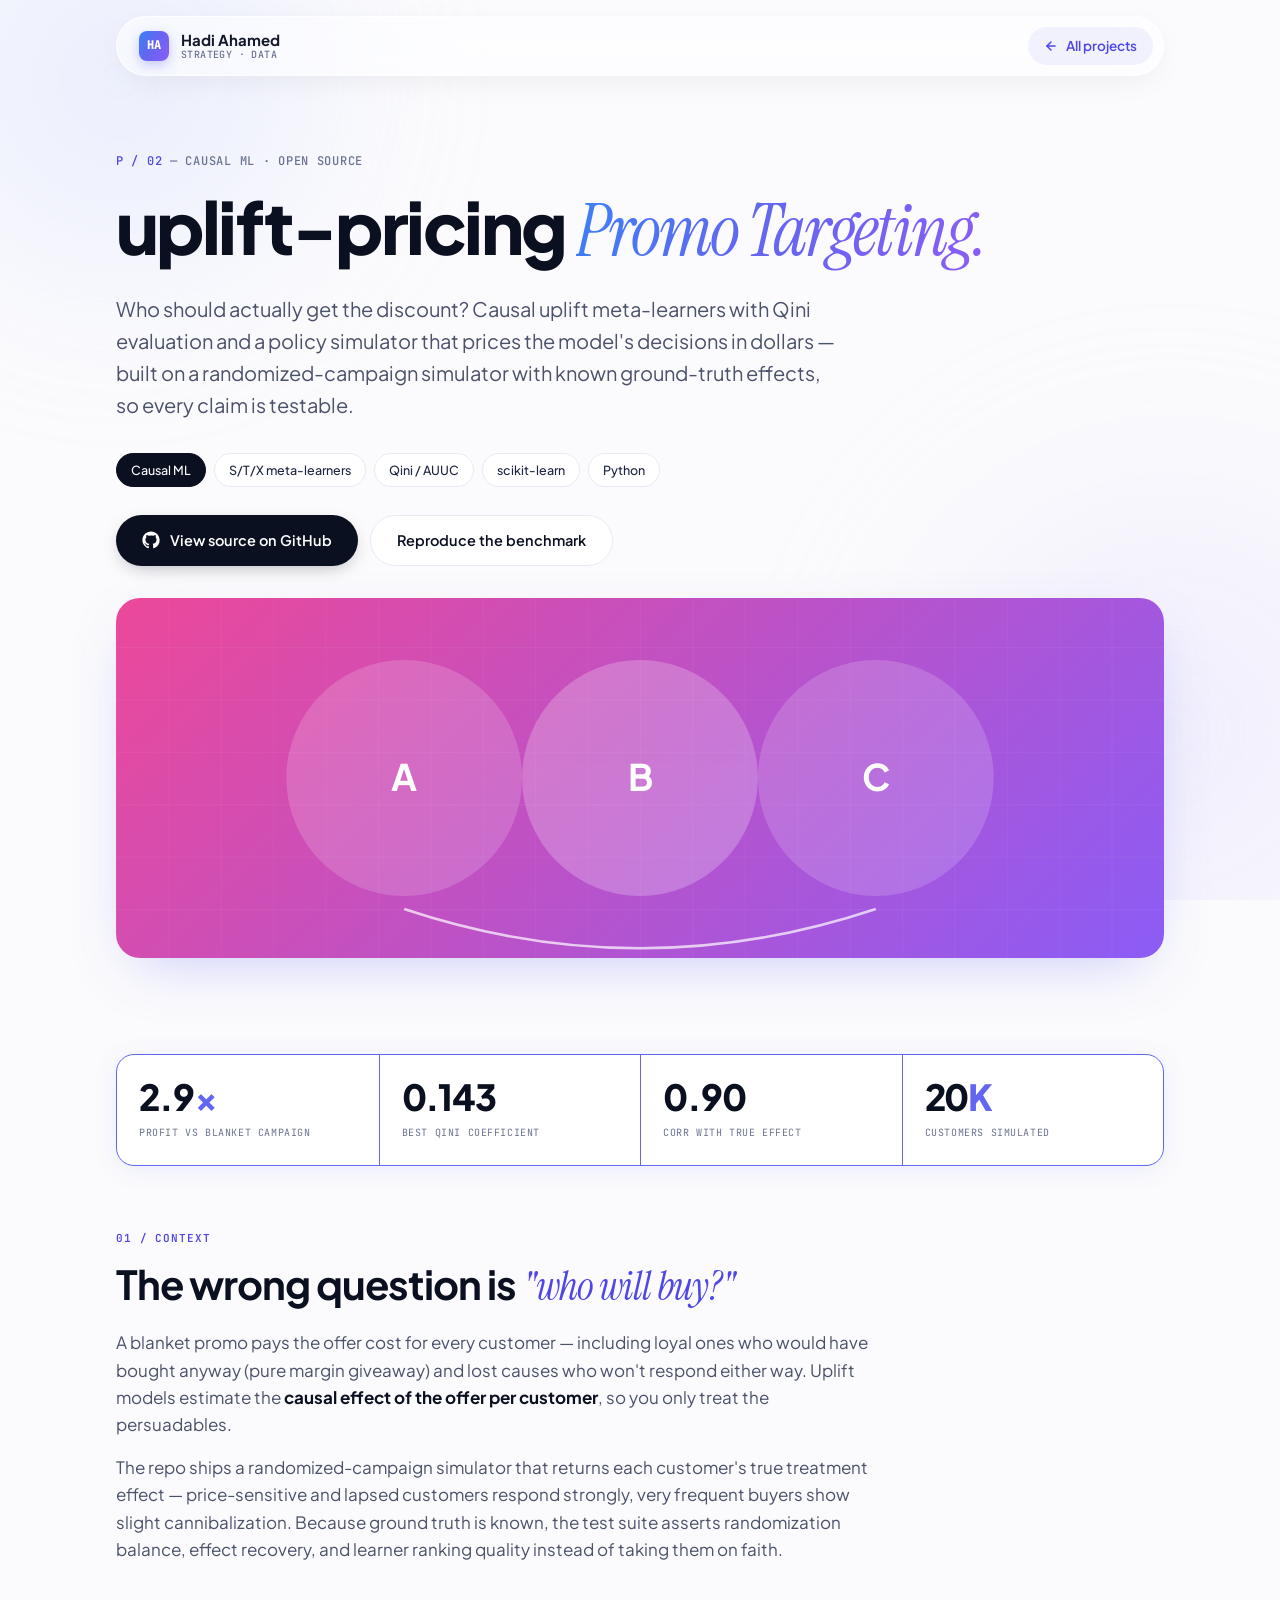
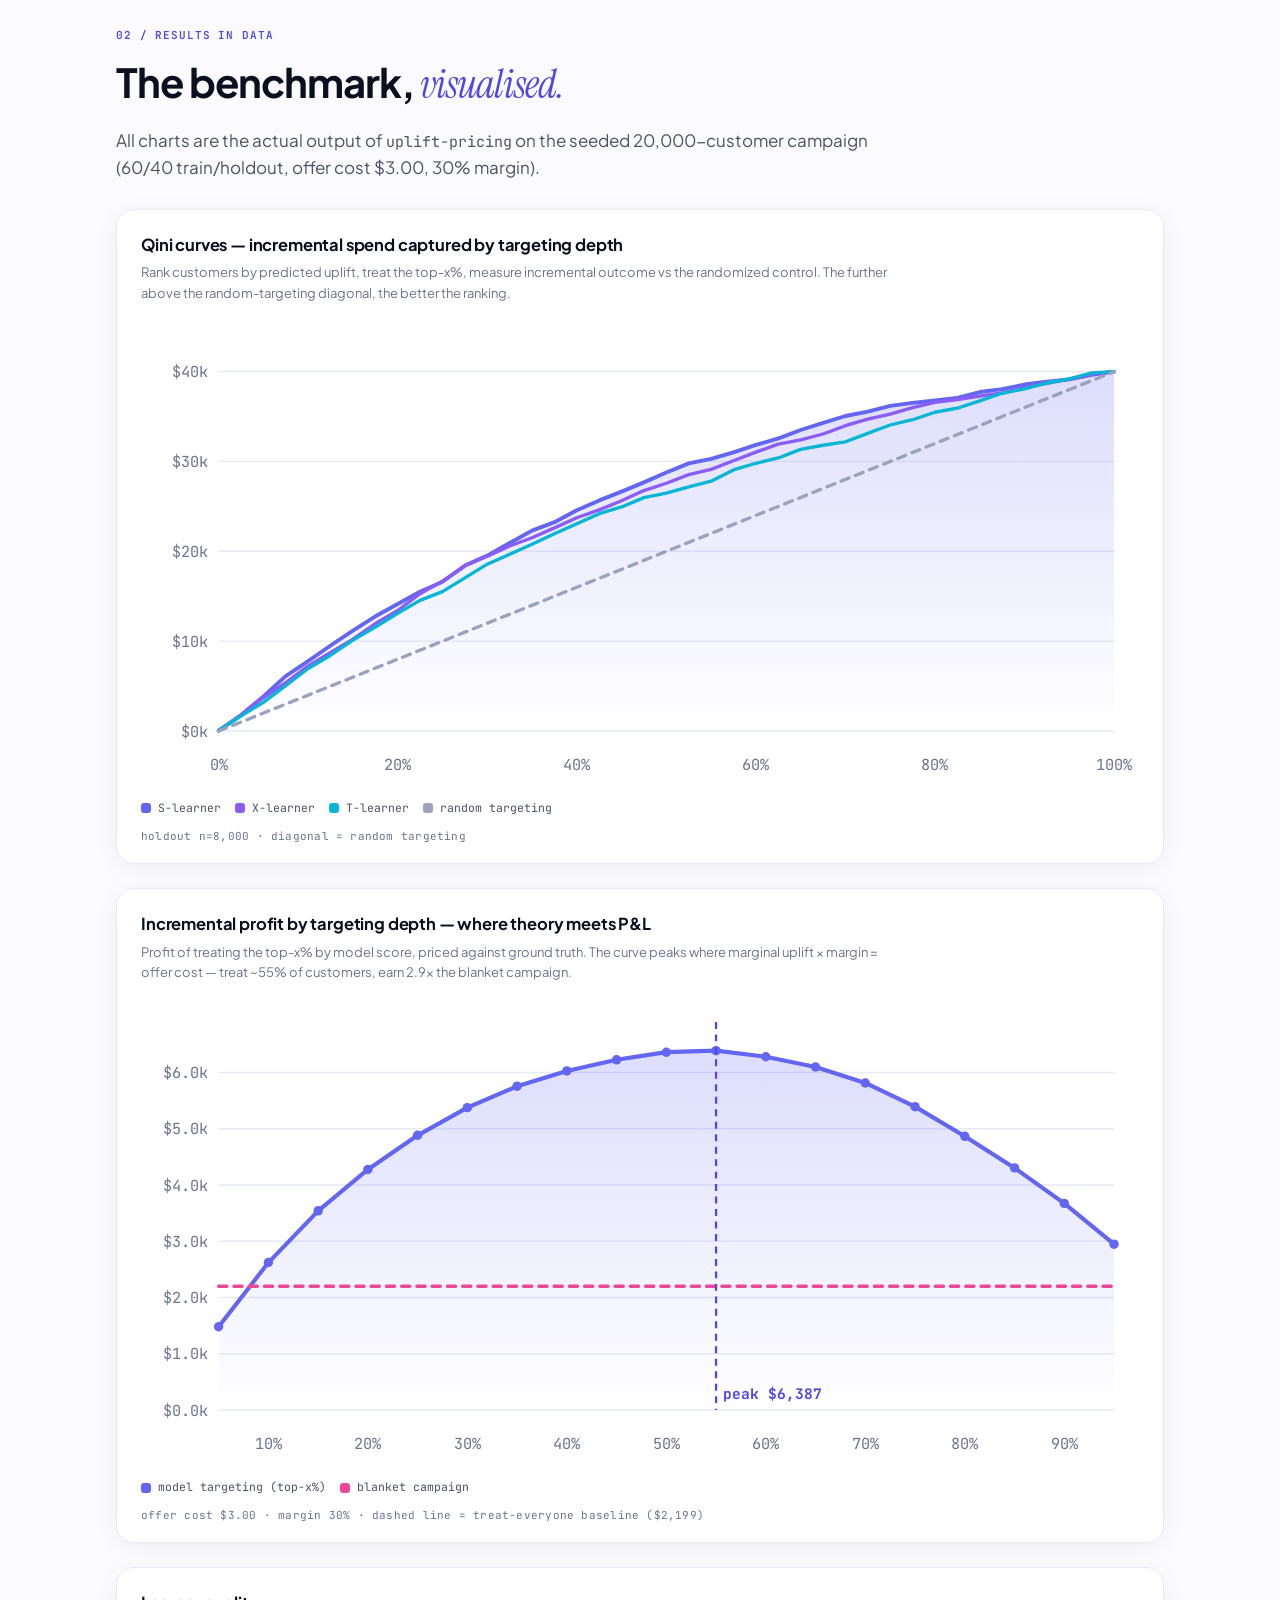
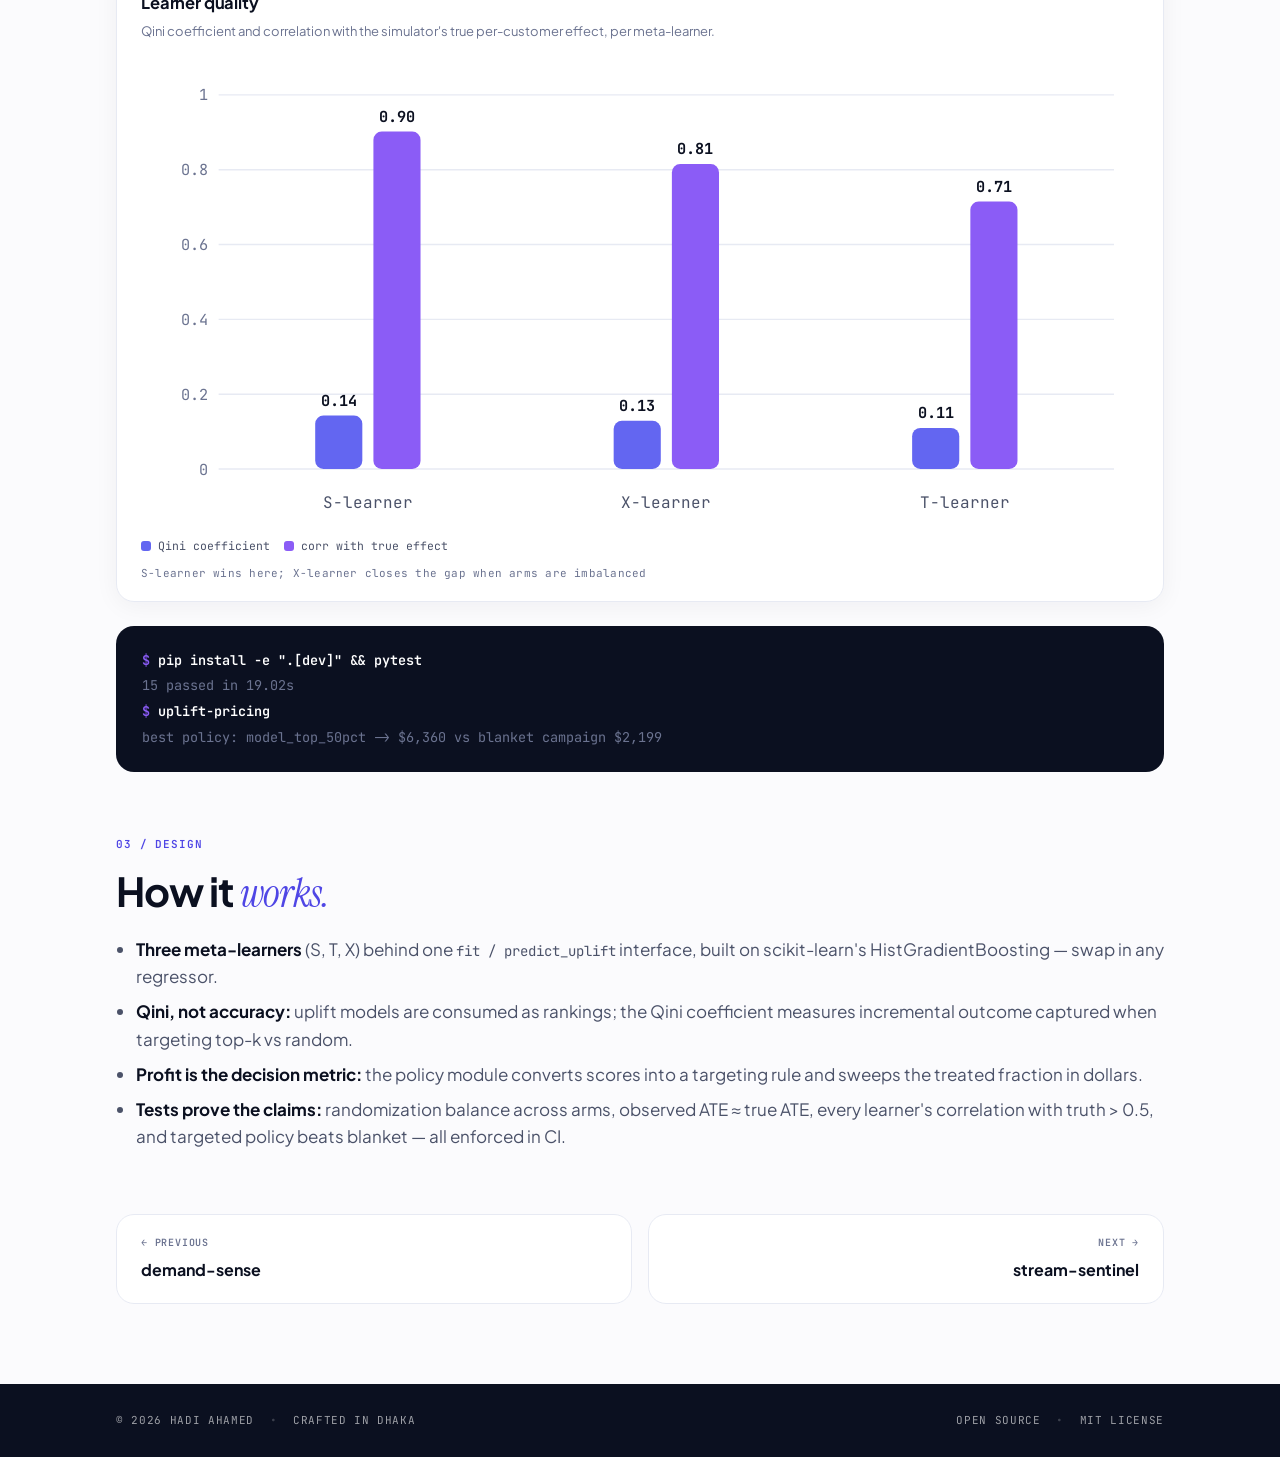
<file: projects/uplift-pricing.html>
<!DOCTYPE html>
<html lang="en">
<head>
<meta charset="UTF-8">
<meta name="viewport" content="width=device-width, initial-scale=1.0">
<title>uplift-pricing — Causal Promo Targeting — Hadi Ahamed</title>
<link rel="preconnect" href="https://fonts.googleapis.com">
<link rel="preconnect" href="https://fonts.gstatic.com" crossorigin>
<link href="https://fonts.googleapis.com/css2?family=Plus+Jakarta+Sans:wght@300;400;500;600;700;800&family=JetBrains+Mono:wght@400;500;600;700&family=Instrument+Serif:ital@0;1&display=swap" rel="stylesheet">
<link rel="stylesheet" href="shared.css">
<link rel="stylesheet" href="viz.css">
</head>
<body>

<div class="blobs"></div>

<div class="nav-wrap">
  <div class="container">
    <nav class="nav">
      <a href="../index.html" class="logo">
        <div class="logo-mark">HA</div>
        <div class="logo-name"><span>Hadi Ahamed</span><small>STRATEGY · DATA</small></div>
      </a>
      <a href="../index.html#projects" class="back-link">
        <svg width="14" height="14" viewBox="0 0 24 24" fill="none" stroke="currentColor" stroke-width="2.5" stroke-linecap="round" stroke-linejoin="round"><line x1="19" y1="12" x2="5" y2="12"></line><polyline points="12 19 5 12 12 5"></polyline></svg>
        All projects
      </a>
    </nav>
  </div>
</div>

<section>
  <div class="container">

    <div class="proj-hero">
      <div class="proj-meta"><span class="accent">P / 02</span> — Causal ML · Open source</div>
      <h1>uplift-pricing <span class="serif">Promo Targeting.</span></h1>
      <p class="proj-tagline">Who should actually get the discount? Causal uplift meta-learners with Qini evaluation and a policy simulator that prices the model's decisions in dollars — built on a randomized-campaign simulator with known ground-truth effects, so every claim is testable.</p>
      <div class="proj-chips">
        <span class="chip accent">Causal ML</span>
        <span class="chip">S/T/X meta-learners</span>
        <span class="chip">Qini / AUUC</span>
        <span class="chip">scikit-learn</span>
        <span class="chip">Python</span>
      </div>
      <div class="hero-actions">
        <a class="gh-btn" href="https://github.com/KillerBee062/uplift-pricing" target="_blank" rel="noopener">
          <svg width="18" height="18" viewBox="0 0 24 24" fill="currentColor"><path d="M12 .5C5.65.5.5 5.65.5 12c0 5.08 3.29 9.39 7.86 10.91.58.11.79-.25.79-.55 0-.27-.01-1.17-.02-2.12-3.2.7-3.88-1.36-3.88-1.36-.52-1.33-1.28-1.68-1.28-1.68-1.04-.71.08-.7.08-.7 1.15.08 1.76 1.19 1.76 1.19 1.03 1.76 2.69 1.25 3.35.96.1-.75.4-1.25.72-1.54-2.55-.29-5.24-1.28-5.24-5.69 0-1.26.45-2.28 1.19-3.09-.12-.29-.52-1.46.11-3.05 0 0 .97-.31 3.17 1.18a11.04 11.04 0 0 1 5.78 0c2.2-1.49 3.17-1.18 3.17-1.18.63 1.59.23 2.76.11 3.05.74.81 1.19 1.83 1.19 3.09 0 4.42-2.7 5.39-5.27 5.68.41.36.78 1.06.78 2.14 0 1.54-.01 2.79-.01 3.17 0 .31.21.67.8.55A11.51 11.51 0 0 0 23.5 12C23.5 5.65 18.35.5 12 .5z"/></svg>
          View source on GitHub
        </a>
        <a class="gh-btn ghost" href="https://github.com/KillerBee062/uplift-pricing#results" target="_blank" rel="noopener">Reproduce the benchmark</a>
      </div>

      <div class="proj-art bg-5">
        <svg viewBox="0 0 800 360" preserveAspectRatio="xMidYMid slice">
          <defs>
            <pattern id="grid2" width="40" height="40" patternUnits="userSpaceOnUse"><path d="M40 0H0V40" fill="none" stroke="rgba(255,255,255,0.06)" stroke-width="1"></path></pattern>
          </defs>
          <rect width="800" height="360" fill="url(#grid2)"></rect>
          <g opacity=".9">
            <circle cx="220" cy="180" r="90" fill="rgba(255,255,255,0.18)"></circle>
            <circle cx="400" cy="180" r="90" fill="rgba(255,255,255,0.25)"></circle>
            <circle cx="580" cy="180" r="90" fill="rgba(255,255,255,0.18)"></circle>
          </g>
          <g fill="white" font-family="Plus Jakarta Sans" font-weight="700" font-size="28" text-anchor="middle">
            <text x="220" y="190">A</text>
            <text x="400" y="190">B</text>
            <text x="580" y="190">C</text>
          </g>
          <path d="M220 280 Q400 340 580 280" stroke="white" stroke-width="2" fill="none" opacity=".7"></path>
        </svg>
      </div>
    </div>

    <div class="proj-stats">
      <div class="proj-stat"><div class="num">2.9<span class="pct">×</span></div><div class="lbl">Profit vs blanket campaign</div></div>
      <div class="proj-stat"><div class="num">0.143</div><div class="lbl">Best Qini coefficient</div></div>
      <div class="proj-stat"><div class="num">0.90</div><div class="lbl">Corr with true effect</div></div>
      <div class="proj-stat"><div class="num">20<span class="pct">K</span></div><div class="lbl">Customers simulated</div></div>
    </div>

    <div class="proj-block">
      <div class="section-num">01 / Context</div>
      <h2>The wrong question is <span class="serif">"who will buy?"</span></h2>
      <p>A blanket promo pays the offer cost for every customer — including loyal ones who would have bought anyway (pure margin giveaway) and lost causes who won't respond either way. Uplift models estimate the <strong>causal effect of the offer per customer</strong>, so you only treat the persuadables.</p>
      <p>The repo ships a randomized-campaign simulator that returns each customer's true treatment effect — price-sensitive and lapsed customers respond strongly, very frequent buyers show slight cannibalization. Because ground truth is known, the test suite asserts randomization balance, effect recovery, and learner ranking quality instead of taking them on faith.</p>
    </div>

    <div class="proj-block">
      <div class="section-num">02 / Results in data</div>
      <h2>The benchmark, <span class="serif">visualised.</span></h2>
      <p>All charts are the actual output of <code style="font-family:var(--mono);font-size:15px;">uplift-pricing</code> on the seeded 20,000-customer campaign (60/40 train/holdout, offer cost $3.00, 30% margin).</p>

      <div class="viz-grid">
        <div class="viz-card span2">
          <h4>Qini curves — incremental spend captured by targeting depth</h4>
          <p class="viz-sub">Rank customers by predicted uplift, treat the top-x%, measure incremental outcome vs the randomized control. The further above the random-targeting diagonal, the better the ranking.</p>
          <div id="viz-qini"></div>
          <div class="viz-note">holdout n=8,000 · diagonal = random targeting</div>
        </div>

        <div class="viz-card span2">
          <h4>Incremental profit by targeting depth — where theory meets P&amp;L</h4>
          <p class="viz-sub">Profit of treating the top-x% by model score, priced against ground truth. The curve peaks where marginal uplift × margin = offer cost — treat ~55% of customers, earn 2.9× the blanket campaign.</p>
          <div id="viz-profit"></div>
          <div class="viz-note">offer cost $3.00 · margin 30% · dashed line = treat-everyone baseline ($2,199)</div>
        </div>

        <div class="viz-card span2">
          <h4>Learner quality</h4>
          <p class="viz-sub">Qini coefficient and correlation with the simulator's true per-customer effect, per meta-learner.</p>
          <div id="viz-learners"></div>
          <div class="viz-note">S-learner wins here; X-learner closes the gap when arms are imbalanced</div>
        </div>
      </div>

      <div class="repro">
        <div class="cmd">pip install -e ".[dev]" &amp;&amp; pytest</div>
        <div class="out">15 passed in 19.02s</div>
        <div class="cmd">uplift-pricing</div>
        <div class="out">best policy: model_top_50pct -> $6,360 vs blanket campaign $2,199</div>
      </div>
    </div>

    <div class="proj-block">
      <div class="section-num">03 / Design</div>
      <h2>How it <span class="serif">works.</span></h2>
      <ul>
        <li><strong>Three meta-learners</strong> (S, T, X) behind one <code style="font-family:var(--mono);font-size:14px;">fit / predict_uplift</code> interface, built on scikit-learn's HistGradientBoosting — swap in any regressor.</li>
        <li><strong>Qini, not accuracy:</strong> uplift models are consumed as rankings; the Qini coefficient measures incremental outcome captured when targeting top-k vs random.</li>
        <li><strong>Profit is the decision metric:</strong> the policy module converts scores into a targeting rule and sweeps the treated fraction in dollars.</li>
        <li><strong>Tests prove the claims:</strong> randomization balance across arms, observed ATE ≈ true ATE, every learner's correlation with truth &gt; 0.5, and targeted policy beats blanket — all enforced in CI.</li>
      </ul>
    </div>

    <div class="proj-nav">
      <a href="demand-sense.html">
        <div class="dir">← Previous</div>
        <div class="title">demand-sense</div>
      </a>
      <a href="stream-sentinel.html" class="next">
        <div class="dir">Next →</div>
        <div class="title">stream-sentinel</div>
      </a>
    </div>

  </div>
</section>

<footer>
  <div class="container">
    <span>© 2026 HADI AHAMED <span class="bullet">•</span> CRAFTED IN DHAKA</span>
    <span>OPEN SOURCE <span class="bullet">•</span> MIT LICENSE</span>
  </div>
</footer>

<script src="charts.js"></script>
<script>
const QINI = {
  frac: [0,0.025,0.05,0.075,0.1,0.125,0.15,0.175,0.2,0.225,0.25,0.275,0.3,0.325,0.35,0.375,0.4,0.425,0.45,0.475,0.5,0.525,0.55,0.575,0.6,0.625,0.65,0.675,0.7,0.725,0.75,0.775,0.8,0.825,0.85,0.875,0.9,0.925,0.95,0.975,1.0],
  s: [27.4,1770,3847.5,6111,7776.3,9515,11183.1,12774.3,14136.6,15496.6,16612.3,18415.4,19520,20917,22300,23229.5,24556.1,25664.3,26635.6,27668,28752.1,29772.4,30260.3,31008.5,31827.1,32547.1,33482.4,34282,35039.5,35541.2,36174.5,36507.9,36774.6,37072.9,37721.4,38031.1,38548.6,38862.3,39118.3,39632.8,39974.4],
  t: [54.4,1694.6,3197.4,5042,6948.1,8435.6,10113.1,11567.9,13103.7,14534.4,15513.3,17035.9,18568,19681.2,20783.5,21960.1,23049.1,24174.8,24925.5,25966.4,26457.1,27168.1,27805.3,29043.4,29783.6,30370.3,31329,31799.9,32174.7,33116.7,34047.6,34626.9,35468.3,35909.3,36728.9,37581,38065.9,38717.4,39182.5,39848.3,39974.4],
  x: [54.4,1753.1,3701.8,5387.4,7252.5,8745.8,10227.6,11971.9,13421.1,15282.7,16682.8,18381,19446.5,20587.4,21511.5,22606.2,23735.4,24602.7,25617.1,26755.9,27573.8,28528.9,29105,30073.6,31022.6,31918.9,32388.1,33048.7,33970.2,34708.8,35253.9,35964.5,36553.9,36877.3,37245.1,37620.8,38186.1,38692.4,39150.2,39726.5,39974.4]
};
const PROFIT = {
  frac: [0.05,0.1,0.15,0.2,0.25,0.3,0.35,0.4,0.45,0.5,0.55,0.6,0.65,0.7,0.75,0.8,0.85,0.9,0.95],
  profit: [1480,2622,3541,4276,4884,5375,5756,6027,6225,6360,6387,6280,6097,5813,5392,4865,4304,3673,2948],
  treatAll: 2199
};
const METRICS = {
  groups: ["S-learner", "X-learner", "T-learner"],
  qini: [0.143, 0.129, 0.110],
  corr: [0.902, 0.815, 0.715]
};

const total = QINI.s[QINI.s.length - 1];
lineChart(document.getElementById("viz-qini"), {
  label: "Qini curves per learner",
  series: [
    { label: "S-learner", color: PALETTE.indigo, x: QINI.frac, y: QINI.s, width: 2.8, area: true },
    { label: "X-learner", color: PALETTE.violet, x: QINI.frac, y: QINI.x },
    { label: "T-learner", color: PALETTE.cyan, x: QINI.frac, y: QINI.t },
    { label: "random targeting", color: PALETTE.ink300, x: [0, 1], y: [0, total], dash: "6 5" }
  ],
  xFmt: v => Math.round(v * 100) + "%",
  yFmt: v => "$" + (v / 1000).toFixed(0) + "k",
  yMin: 0
});

lineChart(document.getElementById("viz-profit"), {
  label: "Incremental profit by treated fraction",
  series: [
    { label: "model targeting (top-x%)", color: PALETTE.indigo, x: PROFIT.frac, y: PROFIT.profit, width: 3, dots: true, area: true },
    { label: "blanket campaign", color: PALETTE.pink, x: [0.05, 0.95], y: [PROFIT.treatAll, PROFIT.treatAll], dash: "6 5" }
  ],
  marks: [{ x: 0.55, label: "peak $6,387", color: PALETTE.indigoD }],
  xFmt: v => Math.round(v * 100) + "%",
  yFmt: v => "$" + (v / 1000).toFixed(1) + "k",
  yMin: 0
});

groupedBarChart(document.getElementById("viz-learners"), {
  label: "Learner quality",
  groups: METRICS.groups,
  series: [
    { label: "Qini coefficient", color: PALETTE.indigo, values: METRICS.qini },
    { label: "corr with true effect", color: PALETTE.violet, values: METRICS.corr }
  ],
  fmt: v => v.toFixed(2)
});
</script>

</body>
</html>
</file>
<file: css/custom.css>
/* css/custom.css - Dynamic interactions and animations */

/* --- Scroll Animations --- */
.animate-on-scroll {
  opacity: 0;
  transform: translateY(30px);
  transition: opacity 0.8s cubic-bezier(0.16, 1, 0.3, 1), transform 0.8s cubic-bezier(0.16, 1, 0.3, 1);
  will-change: opacity, transform;
}

.animate-on-scroll.is-visible {
  opacity: 1;
  transform: translateY(0);
}

/* Stagger delays for multiple items appearing at once */
.delay-100 { transition-delay: 100ms; }
.delay-200 { transition-delay: 200ms; }
.delay-300 { transition-delay: 300ms; }

/* --- Dark Mode Variables & Transitions --- */
html {
  transition: background-color 0.4s ease, color 0.4s ease;
}

html.dark-mode {
  --paper: #0b0c10;
  --paper-2: #1f2833;
  --ink-950: #fbfbfb;
  --ink-900: #e2e8f0;
  --ink-800: #cbd5e1;
  --ink-700: #94a3b8;
  --ink-500: #64748b;
  --ink-400: #475569;
  --ink-300: #334155;
  --ink-200: #1e293b;
  --ink-100: #0f172a;
  --ink-50:  #020617;
  
  --white: #111827;
}

/* Specific Dark Mode overrides for cards and nav */
html.dark-mode .info-card,
html.dark-mode .stat-row,
html.dark-mode .marquee-strip {
  background: var(--paper-2);
  border-color: var(--ink-200);
}

html.dark-mode .nav {
  background: rgba(11, 12, 16, 0.7);
  border-color: rgba(255, 255, 255, 0.1);
  box-shadow: 0 8px 32px -8px rgba(0, 0, 0, 0.5);
}

html.dark-mode .btn-outline {
  border-color: var(--ink-300);
  color: var(--ink-800);
}

html.dark-mode .btn-outline:hover {
  background: var(--ink-800);
  color: var(--paper);
}

/* Dark Mode Toggle Button */
.theme-toggle {
  background: none;
  border: none;
  color: var(--ink-700);
  cursor: pointer;
  padding: 8px;
  border-radius: 50%;
  display: flex;
  align-items: center;
  justify-content: center;
  transition: background 0.2s, color 0.2s;
  margin-right: 12px;
}
.theme-toggle:hover {
  background: rgba(124, 58, 237, 0.1);
  color: var(--violet);
}
.theme-toggle svg {
  width: 18px;
  height: 18px;
}

/* Active Nav State */
.nav-links a.active {
  color: var(--ink-900);
  background: rgba(99,102,241,0.08);
}
.nav-links a.active .num {
  color: var(--indigo);
}

/* =========================================
   Scroll Progress Bar
   ========================================= */
.scroll-progress {
  position: fixed;
  top: 0;
  left: 0;
  height: 3px;
  background: var(--grad);
  z-index: 9999;
  width: 0%;
  border-radius: 0 2px 2px 0;
  pointer-events: none;
}

/* =========================================
   Back to Top Button
   ========================================= */
.back-to-top {
  position: fixed;
  bottom: 32px;
  right: 32px;
  width: 48px;
  height: 48px;
  border-radius: 50%;
  background: var(--ink-900);
  color: white;
  border: none;
  cursor: pointer;
  display: grid;
  place-items: center;
  opacity: 0;
  transform: translateY(20px);
  transition: opacity 0.3s, transform 0.3s, background 0.2s, box-shadow 0.2s;
  z-index: 200;
  box-shadow: 0 4px 20px rgba(20, 24, 43, 0.18);
}
.back-to-top.visible {
  opacity: 1;
  transform: translateY(0);
}
.back-to-top:hover {
  background: var(--indigo-d);
  box-shadow: 0 8px 28px rgba(79, 70, 229, 0.4);
  transform: translateY(-4px);
}

/* =========================================
   Toast Notification
   ========================================= */
.toast {
  position: fixed;
  bottom: 44px;
  left: 50%;
  transform: translateX(-50%) translateY(16px);
  background: var(--ink-950);
  color: white;
  padding: 12px 22px 12px 16px;
  border-radius: 999px;
  font-family: var(--mono);
  font-size: 12.5px;
  font-weight: 500;
  letter-spacing: 0.04em;
  opacity: 0;
  pointer-events: none;
  transition: opacity 0.25s, transform 0.25s;
  z-index: 9999;
  display: flex;
  align-items: center;
  gap: 10px;
  box-shadow: 0 8px 32px rgba(0, 0, 0, 0.25);
  white-space: nowrap;
}
.toast.show {
  opacity: 1;
  transform: translateX(-50%) translateY(0);
}
.toast::before {
  content: "";
  width: 7px;
  height: 7px;
  border-radius: 50%;
  background: #4ade80;
  flex-shrink: 0;
}

/* =========================================
   Typewriter Cursor
   ========================================= */
.tw-cursor {
  display: inline-block;
  width: 2px;
  height: 0.85em;
  background: var(--indigo);
  margin-left: 2px;
  vertical-align: text-bottom;
  border-radius: 1px;
  animation: tw-blink 0.9s step-end infinite;
}
@keyframes tw-blink {
  0%, 100% { opacity: 1; }
  50% { opacity: 0; }
}

/* =========================================
   Bento Card 3D Tilt & Perspective
   ========================================= */
.bento {
  perspective: 1400px;
}
.card {
  transform-style: preserve-3d;
}
.card:hover {
  transform: translateY(-6px) rotateX(var(--tilt-x, 0deg)) rotateY(var(--tilt-y, 0deg));
}

/* =========================================
   Dark Mode Component Fixes
   ========================================= */
html.dark-mode .card {
  background: var(--paper-2);
  border-color: var(--ink-200);
}
html.dark-mode .certs {
  background: var(--paper-2);
  border-color: var(--ink-200);
}
html.dark-mode .cert-list li:hover {
  background: var(--ink-100);
}
html.dark-mode .pill {
  background: var(--ink-100);
  border-color: var(--ink-200);
  color: var(--ink-800);
}
html.dark-mode .pill.featured {
  background: var(--indigo-d);
  color: white;
  border-color: transparent;
}
html.dark-mode .chip {
  background: var(--ink-100);
  color: var(--ink-700);
}
html.dark-mode .chip.accent {
  background: var(--indigo-d);
  color: white;
}
html.dark-mode .hero-sub .at-co {
  background: rgba(255,255,255,0.08);
  border-color: rgba(255,255,255,0.15);
  color: var(--ink-800);
}

html.dark-mode .back-to-top {
  background: var(--paper-2);
  color: var(--ink-900);
  border: 1px solid var(--ink-200);
}
html.dark-mode .back-to-top:hover {
  background: var(--indigo-d);
  color: white;
  border-color: transparent;
}
html.dark-mode .toast {
  background: var(--paper-2);
  border: 1px solid var(--ink-200);
  color: var(--ink-900);
}

/* =========================================
   Portrait Stage — photo + blob + floating chips
   ========================================= */
.portrait-stage {
  position: relative;
  width: 100%;
  max-width: 480px;
  aspect-ratio: 1 / 1.18;
  isolation: isolate;
  margin: 0 auto 8px;
}

/* Ambient glow behind the blob */
.halo {
  position: absolute;
  left: 50%; bottom: -6%;
  width: 110%; aspect-ratio: 1;
  transform: translateX(-50%);
  background: radial-gradient(circle at 50% 60%, rgba(139,92,246,0.28), rgba(99,102,241,0.18) 35%, transparent 65%);
  filter: blur(36px);
  z-index: 0;
  animation: halo-pulse 6s ease-in-out infinite;
}
@keyframes halo-pulse {
  0%, 100% { opacity: 0.85; transform: translateX(-50%) scale(1); }
  50%       { opacity: 1;    transform: translateX(-50%) scale(1.04); }
}

/* Purple arch blob */
.portrait-backdrop {
  position: absolute;
  left: 50%; bottom: 0;
  transform: translateX(-50%);
  width: 88%;
  aspect-ratio: 1 / 1.05;
  border-radius: 44% 44% 36% 36% / 44% 44% 18% 18%;
  background:
    radial-gradient(ellipse at 30% 25%, rgba(255,255,255,0.5), transparent 55%),
    linear-gradient(160deg, #6366f1 0%, #8b5cf6 55%, #a855f7 100%);
  box-shadow:
    0 40px 80px -30px rgba(99,102,241,0.55),
    0 20px 40px -20px rgba(139,92,246,0.45);
  z-index: 1;
  overflow: hidden;
}
.portrait-backdrop::after {
  content: ""; position: absolute;
  left: 50%; top: 18%;
  width: 70%; aspect-ratio: 1;
  transform: translateX(-50%);
  background: radial-gradient(circle, rgba(255,255,255,0.32), transparent 60%);
  filter: blur(8px);
}

/* Portrait photo — works with transparent-bg PNG */
.portrait {
  position: absolute;
  left: 50%; bottom: 0;
  transform: translateX(-50%);
  width: 96%;
  z-index: 2;
  border-radius: 0;
  filter:
    drop-shadow(0 24px 32px rgba(20,24,43,0.28))
    drop-shadow(0 6px 12px rgba(99,102,241,0.3));
  /* Fade feet into backdrop for natural emergence */
  -webkit-mask-image: linear-gradient(180deg, black 72%, transparent 100%);
          mask-image: linear-gradient(180deg, black 72%, transparent 100%);
  animation: portrait-float 8s ease-in-out infinite;
}
/* In dark mode, slightly boost the indigo glow so face pops on dark bg */
html.dark-mode .portrait {
  filter:
    drop-shadow(0 24px 32px rgba(0,0,0,0.5))
    drop-shadow(0 6px 16px rgba(139,92,246,0.45))
    brightness(1.04);
}
@keyframes portrait-float {
  0%, 100% { transform: translateX(-50%) translateY(0); }
  50%       { transform: translateX(-50%) translateY(-6px); }
}

/* Badge tags (left overlay) */
.grid-deco {
  position: absolute;
  left: -4%; bottom: 30%;
  z-index: 4;
  display: flex; flex-direction: column; gap: 10px;
  pointer-events: none;
}
.badge-tag {
  background: white;
  border: 1px solid var(--ink-100);
  border-radius: 10px;
  padding: 9px 13px;
  font-family: var(--mono);
  font-size: 10.5px;
  font-weight: 600;
  letter-spacing: 0.06em;
  color: var(--ink-700);
  display: inline-flex; align-items: center; gap: 8px;
  box-shadow: 0 8px 20px -6px rgba(20,24,43,0.12);
  white-space: nowrap;
}
.badge-tag .dot {
  width: 6px; height: 6px; border-radius: 50%;
  background: #22c55e;
  box-shadow: 0 0 0 3px rgba(34,197,94,0.2);
  flex-shrink: 0;
}
.badge-tag.purple .dot {
  background: var(--violet);
  box-shadow: 0 0 0 3px rgba(139,92,246,0.2);
}

/* Floating tech chip cards */
.die {
  position: absolute;
  left: var(--x); top: var(--y);
  width: 88px; height: 88px;
  border-radius: 22px;
  background: linear-gradient(155deg, #ffffff 0%, #f6f7fb 60%, #eef1f8 100%);
  border: 1px solid rgba(255,255,255,0.9);
  box-shadow:
    0 1px 0 rgba(255,255,255,1) inset,
    0 -3px 0 rgba(20,24,43,0.05) inset,
    0 2px 4px rgba(20,24,43,0.04),
    0 12px 24px -6px rgba(20,24,43,0.16),
    0 28px 48px -14px rgba(99,102,241,0.28);
  display: grid; place-items: center;
  transform: translate(-50%, -50%) rotate(var(--rot));
  z-index: 5;
  animation: die-float var(--dur) ease-in-out infinite;
  animation-delay: var(--delay);
  transition: transform .3s cubic-bezier(.2,.7,.2,1), box-shadow .3s;
}
/* Glossy highlight */
.die::before {
  content: ""; position: absolute;
  top: 4px; left: 4px; right: 4px; height: 45%;
  border-radius: 18px 18px 30px 30px / 18px 18px 100% 100%;
  background: linear-gradient(180deg, rgba(255,255,255,0.85) 0%, rgba(255,255,255,0) 100%);
  pointer-events: none;
}
.die:hover {
  transform: translate(-50%, -50%) rotate(0deg) scale(1.1);
  box-shadow:
    0 1px 0 rgba(255,255,255,1) inset,
    0 -3px 0 rgba(20,24,43,0.05) inset,
    0 2px 4px rgba(20,24,43,0.04),
    0 20px 36px -6px rgba(20,24,43,0.22),
    0 40px 60px -14px rgba(99,102,241,0.4);
}
.die img { position: relative; z-index: 1; object-fit: contain; }

@keyframes die-float {
  0%, 100% { transform: translate(-50%, -50%) rotate(var(--rot)) translateY(0); }
  50%       { transform: translate(-50%, -50%) rotate(calc(var(--rot) + 3deg)) translateY(-12px); }
}

/* Per-die size variation */
.die-1 { width: 96px; height: 96px; }
.die-2 { width: 80px; height: 80px; }
.die-3 { width: 80px; height: 80px; }
.die-4 { width: 84px; height: 84px; }
.die-5 { width: 82px; height: 82px; }
.die-6 { width: 74px; height: 74px; }
.die-7 { width: 72px; height: 72px; }

/* Dark mode */
html.dark-mode .portrait-backdrop {
  box-shadow:
    0 40px 80px -30px rgba(99,102,241,0.4),
    0 20px 40px -20px rgba(139,92,246,0.3);
}
html.dark-mode .die {
  background: linear-gradient(155deg, rgba(255,255,255,0.92) 0%, rgba(241,243,250,0.88) 100%);
  border-color: rgba(255,255,255,0.7);
  box-shadow:
    0 1px 0 rgba(255,255,255,0.9) inset,
    0 12px 24px -6px rgba(0,0,0,0.5),
    0 28px 48px -14px rgba(99,102,241,0.35);
}
html.dark-mode .badge-tag {
  background: var(--paper-2);
  border-color: var(--ink-200);
  color: var(--ink-700);
}
</file>
<file: projects/shared.css>
﻿/* Shared styles for project detail + index pages */
:root {
  --blue: #3b82f6;
  --indigo: #6366f1;
  --indigo-d: #4f46e5;
  --violet: #8b5cf6;
  --violet-d: #7c3aed;
  --purple: #a855f7;
  --grad: linear-gradient(120deg, #3b82f6 0%, #6366f1 45%, #8b5cf6 100%);
  --grad-r: linear-gradient(120deg, #8b5cf6 0%, #6366f1 45%, #3b82f6 100%);
  --ink-950: #07091a;
  --ink-900: #0b1020;
  --ink-800: #14182b;
  --ink-700: #1f2540;
  --ink-500: #4b5269;
  --ink-400: #6b7390;
  --ink-300: #9aa2bd;
  --ink-200: #c9cee0;
  --ink-100: #e7eaf3;
  --ink-50: #f3f5fb;
  --paper: #fbfbfd;
  --paper-2: #f6f6fa;
  --white: #ffffff;
  --r-sm: 12px;
  --r-md: 18px;
  --r-lg: 24px;
  --r-xl: 32px;
  --mono: 'JetBrains Mono', ui-monospace, monospace;
  --sans: 'Plus Jakarta Sans', system-ui, -apple-system, sans-serif;
  --serif: 'Instrument Serif', 'Times New Roman', serif;
}

* { box-sizing: border-box; }
html { scroll-behavior: smooth; }
body {
  margin: 0;
  font-family: var(--sans);
  color: var(--ink-800);
  background: var(--paper);
  -webkit-font-smoothing: antialiased;
  text-rendering: optimizeLegibility;
  line-height: 1.6;
  overflow-x: hidden;
}
a { color: inherit; text-decoration: none; }
button { font-family: inherit; cursor: pointer; }

.blobs { position: fixed; inset: 0; z-index: -1; overflow: hidden; pointer-events: none; }
.blobs::before, .blobs::after {
  content: ""; position: absolute; border-radius: 50%;
  filter: blur(90px); opacity: 0.45;
}
.blobs::before {
  width: 560px; height: 560px;
  background: radial-gradient(circle, #c7d2fe 0%, transparent 65%);
  top: -200px; left: -160px;
}
.blobs::after {
  width: 700px; height: 700px;
  background: radial-gradient(circle, #ddd6fe 0%, transparent 65%);
  top: 380px; right: -240px;
}

.container {
  width: 100%;
  max-width: 1120px;
  margin: 0 auto;
  padding: 0 36px;
  position: relative;
}

/* ============ NAV ============ */
.nav-wrap { position: sticky; top: 0; z-index: 50; padding: 16px 0; }
.nav {
  display: flex; align-items: center; justify-content: space-between;
  padding: 10px 10px 10px 22px;
  background: rgba(255,255,255,0.55);
  backdrop-filter: blur(22px) saturate(1.6);
  -webkit-backdrop-filter: blur(22px) saturate(1.6);
  border: 1px solid rgba(255,255,255,0.7);
  box-shadow: 0 8px 32px -8px rgba(20, 24, 43, 0.08);
  border-radius: 999px;
}
.logo { display: inline-flex; align-items: center; gap: 12px; font-weight: 700; font-size: 15px; }
.logo-mark {
  width: 30px; height: 30px; border-radius: 8px;
  background: var(--grad);
  display: grid; place-items: center;
  color: white; font-weight: 800; font-size: 12px;
  box-shadow: 0 4px 12px rgba(99,102,241,0.35);
  font-family: var(--mono);
}
.logo-name { display: flex; flex-direction: column; line-height: 1.1; }
.logo-name small { font-family: var(--mono); font-size: 10px; color: var(--ink-400); font-weight: 500; letter-spacing: 0.04em; text-transform: uppercase; }
.back-link {
  display: inline-flex; align-items: center; gap: 8px;
  padding: 8px 16px; border-radius: 999px;
  background: rgba(99,102,241,0.08);
  color: var(--indigo-d); font-weight: 600; font-size: 13.5px;
  transition: background .2s;
}
.back-link:hover { background: rgba(99,102,241,0.15); }

/* ============ HERO ============ */
.proj-hero {
  padding: 60px 0 40px;
}
.proj-meta {
  font-family: var(--mono); font-size: 12px; font-weight: 500;
  letter-spacing: 0.06em; text-transform: uppercase;
  color: var(--ink-400);
  margin-bottom: 18px;
}
.proj-meta .accent { color: var(--indigo-d); }
.proj-hero h1 {
  font-size: clamp(40px, 6vw, 72px);
  font-weight: 800;
  letter-spacing: -0.035em;
  line-height: 1.04;
  margin: 0 0 24px;
  color: var(--ink-900);
}
.proj-hero h1 .serif {
  font-family: var(--serif); font-weight: 400; font-style: italic;
  background: var(--grad); -webkit-background-clip: text;
  background-clip: text; color: transparent;
}
.proj-tagline {
  font-size: 20px; color: var(--ink-500);
  max-width: 720px; margin: 0 0 32px;
}
.proj-chips { display: flex; flex-wrap: wrap; gap: 8px; margin-bottom: 28px; }
.chip {
  display: inline-flex; align-items: center;
  padding: 6px 14px; border-radius: 999px;
  background: white; border: 1px solid var(--ink-100);
  font-size: 12.5px; font-weight: 500; color: var(--ink-700);
}
.chip.accent { background: var(--ink-900); color: white; border-color: var(--ink-900); }

/* Hero gradient art */
.proj-art {
  width: 100%; height: 360px;
  border-radius: var(--r-lg);
  margin-top: 12px;
  overflow: hidden;
  position: relative;
  box-shadow: 0 20px 60px -20px rgba(99,102,241,0.35);
}
.proj-art svg { width: 100%; height: 100%; display: block; }

/* ============ STATS ============ */
.proj-stats {
  display: grid;
  grid-template-columns: repeat(4, 1fr);
  gap: 0;
  background: white;
  border: 1.5px solid var(--indigo);
  border-radius: var(--r-md);
  overflow: hidden;
  margin: 56px 0;
  box-shadow: 0 4px 24px rgba(99,102,241,0.10);
}
.proj-stat { padding: 24px 22px; }
.proj-stat + .proj-stat { border-left: 1.5px solid var(--indigo); }
.proj-stat .num {
  font-size: 36px; font-weight: 800; letter-spacing: -0.03em;
  color: var(--ink-900); line-height: 1;
}
.proj-stat .num .pct { color: var(--indigo); }
.proj-stat .lbl {
  font-family: var(--mono); font-size: 10px; letter-spacing: 0.06em;
  text-transform: uppercase; color: var(--ink-400);
  margin-top: 10px;
}

/* ============ CONTENT BLOCKS ============ */
.proj-block { margin: 64px 0; }
.proj-block .section-num {
  font-family: var(--mono); font-size: 11px; font-weight: 600;
  letter-spacing: 0.08em; text-transform: uppercase;
  color: var(--indigo-d);
  margin-bottom: 14px;
}
.proj-block h2 {
  font-size: clamp(28px, 3.5vw, 40px);
  font-weight: 700;
  letter-spacing: -0.025em;
  line-height: 1.15;
  margin: 0 0 20px;
  color: var(--ink-900);
}
.proj-block h2 .serif {
  font-family: var(--serif); font-weight: 400; font-style: italic;
  color: var(--indigo-d);
}
.proj-block p {
  font-size: 17px; color: var(--ink-500);
  max-width: 760px;
  margin: 0 0 16px;
}
.proj-block ul { margin: 0 0 16px; padding-left: 20px; color: var(--ink-500); font-size: 17px; }
.proj-block li { margin-bottom: 8px; }
.proj-block strong { color: var(--ink-900); }

.nda-note {
  display: flex; align-items: flex-start; gap: 12px;
  padding: 16px 20px;
  background: rgba(99,102,241,0.06);
  border-left: 3px solid var(--indigo);
  border-radius: 8px;
  font-size: 14px; color: var(--ink-700);
  margin: 24px 0;
}

/* ============ PREV/NEXT ============ */
.proj-nav {
  display: grid;
  grid-template-columns: 1fr 1fr;
  gap: 16px;
  margin: 64px 0;
}
.proj-nav a {
  padding: 20px 24px;
  background: white;
  border: 1px solid var(--ink-100);
  border-radius: var(--r-md);
  transition: border .2s, transform .2s, box-shadow .2s;
}
.proj-nav a:hover {
  border-color: var(--indigo);
  transform: translateY(-2px);
  box-shadow: 0 8px 24px rgba(99,102,241,0.12);
}
.proj-nav .dir {
  font-family: var(--mono); font-size: 10px; font-weight: 600;
  letter-spacing: 0.08em; text-transform: uppercase;
  color: var(--ink-400); margin-bottom: 6px;
}
.proj-nav .title { font-weight: 700; color: var(--ink-900); font-size: 16px; }
.proj-nav a.next { text-align: right; }
.proj-nav a.disabled { opacity: 0.4; pointer-events: none; }

/* ============ FOOTER ============ */
footer {
  background: var(--ink-900); color: rgba(255,255,255,0.6);
  padding: 28px 0; margin-top: 80px;
  font-family: var(--mono); font-size: 11px; letter-spacing: 0.06em;
  text-transform: uppercase;
}
footer .container { display: flex; justify-content: space-between; align-items: center; flex-wrap: wrap; gap: 12px; }
footer .bullet { color: rgba(255,255,255,0.2); margin: 0 8px; }

/* ============ INDEX (gallery) ============ */
.gallery-head { padding: 60px 0 40px; }
.gallery-head h1 {
  font-size: clamp(40px, 5.5vw, 64px);
  font-weight: 800; letter-spacing: -0.035em; line-height: 1.05;
  margin: 0 0 20px; color: var(--ink-900);
}
.gallery-head h1 .serif {
  font-family: var(--serif); font-weight: 400; font-style: italic;
  background: var(--grad); -webkit-background-clip: text;
  background-clip: text; color: transparent;
}
.gallery-head p {
  font-size: 19px; color: var(--ink-500); max-width: 680px; margin: 0;
}
.gallery-grid {
  display: grid;
  grid-template-columns: repeat(2, 1fr);
  gap: 24px;
  margin: 24px 0 60px;
}
.gallery-card {
  background: white;
  border: 1px solid var(--ink-100);
  border-radius: var(--r-lg);
  overflow: hidden;
  transition: border .2s, transform .2s, box-shadow .3s;
  display: flex; flex-direction: column;
}
.gallery-card:hover {
  border-color: var(--indigo);
  transform: translateY(-4px);
  box-shadow: 0 16px 40px -12px rgba(99,102,241,0.25);
}
.gallery-card .art {
  height: 180px;
  position: relative; overflow: hidden;
}
.gallery-card .art svg { width: 100%; height: 100%; display: block; }
.gallery-card .body { padding: 22px 24px 26px; }
.gallery-card .meta {
  font-family: var(--mono); font-size: 10px; font-weight: 600;
  letter-spacing: 0.08em; text-transform: uppercase;
  color: var(--ink-400); margin-bottom: 10px;
}
.gallery-card h3 {
  font-size: 22px; font-weight: 700; letter-spacing: -0.02em;
  margin: 0 0 10px; color: var(--ink-900);
}
.gallery-card p {
  font-size: 14.5px; color: var(--ink-500); margin: 0 0 14px;
}
.gallery-card .chips { display: flex; flex-wrap: wrap; gap: 6px; }
.gallery-card .chips .chip { font-size: 11.5px; padding: 4px 10px; }

/* Gradient backgrounds for art panels */
.bg-1 { background: linear-gradient(135deg, #6366f1 0%, #8b5cf6 100%); }
.bg-2 { background: linear-gradient(135deg, #3b82f6 0%, #6366f1 100%); }
.bg-3 { background: linear-gradient(135deg, #8b5cf6 0%, #a855f7 100%); }
.bg-4 { background: linear-gradient(135deg, #4f46e5 0%, #7c3aed 100%); }
.bg-5 { background: linear-gradient(135deg, #ec4899 0%, #8b5cf6 100%); }
.bg-6 { background: linear-gradient(135deg, #06b6d4 0%, #6366f1 100%); }

@media (max-width: 840px) {
  .container { padding: 0 20px; }
  .proj-stats { grid-template-columns: repeat(2, 1fr); }
  .proj-stat:nth-child(3) { border-top: 1.5px solid var(--indigo); border-left: none; }
  .proj-stat:nth-child(4) { border-top: 1.5px solid var(--indigo); }
  .gallery-grid { grid-template-columns: 1fr; }
  .proj-nav { grid-template-columns: 1fr; }
  .nav-links { display: none; }
}
</file>
<file: projects/viz.css>
/* Visualization + GitHub-link styles for project detail pages */

.gh-btn {
  display: inline-flex; align-items: center; gap: 10px;
  padding: 13px 26px;
  border-radius: 999px;
  background: var(--ink-900); color: white;
  font-weight: 600; font-size: 14.5px;
  transition: transform .2s, box-shadow .2s, background .2s;
  box-shadow: 0 6px 20px -8px rgba(11,16,32,0.4);
}
.gh-btn:hover {
  transform: translateY(-2px);
  background: var(--indigo-d);
  box-shadow: 0 10px 28px -10px rgba(99,102,241,0.5);
}
.gh-btn svg { flex: none; }
.gh-btn.ghost {
  background: white; color: var(--ink-900);
  border: 1px solid var(--ink-100);
  box-shadow: none;
}
.gh-btn.ghost:hover { border-color: var(--indigo); color: var(--indigo-d); background: white; }
.hero-actions { display: flex; gap: 12px; flex-wrap: wrap; margin-bottom: 32px; }

.viz-grid {
  display: grid;
  grid-template-columns: 1fr 1fr;
  gap: 24px;
  margin-top: 28px;
}
.viz-card {
  background: white;
  border: 1px solid var(--ink-100);
  border-radius: var(--r-md);
  padding: 22px 24px 18px;
  box-shadow: 0 4px 24px rgba(20,24,43,0.05);
}
.viz-card.span2 { grid-column: 1 / -1; }
.viz-card h4 {
  margin: 0 0 4px;
  font-size: 16.5px; font-weight: 700; letter-spacing: -0.01em;
  color: var(--ink-900);
}
.viz-card .viz-sub {
  font-size: 13px; color: var(--ink-400);
  margin: 0 0 14px;
}
.viz-card svg { width: 100%; height: auto; display: block; }
.viz-note {
  font-family: var(--mono);
  font-size: 11px; color: var(--ink-400);
  margin-top: 10px;
  letter-spacing: 0.02em;
}
.viz-legend {
  display: flex; flex-wrap: wrap; gap: 14px;
  margin-top: 10px;
}
.viz-legend-item {
  display: inline-flex; align-items: center; gap: 7px;
  font-family: var(--mono); font-size: 11.5px; color: var(--ink-500);
}
.viz-legend-dot {
  width: 10px; height: 10px; border-radius: 3px; display: inline-block;
}

.repro {
  background: var(--ink-900);
  border-radius: var(--r-md);
  padding: 22px 26px;
  margin-top: 24px;
  font-family: var(--mono);
  font-size: 13.5px;
  color: #c9cee0;
  overflow-x: auto;
}
.repro .cmd { color: white; font-weight: 600; }
.repro .cmd::before { content: "$ "; color: var(--violet); }
.repro .out { color: #6b7390; }
.repro div { white-space: pre; line-height: 1.9; }

@media (max-width: 840px) {
  .viz-grid { grid-template-columns: 1fr; }
}
</file>
